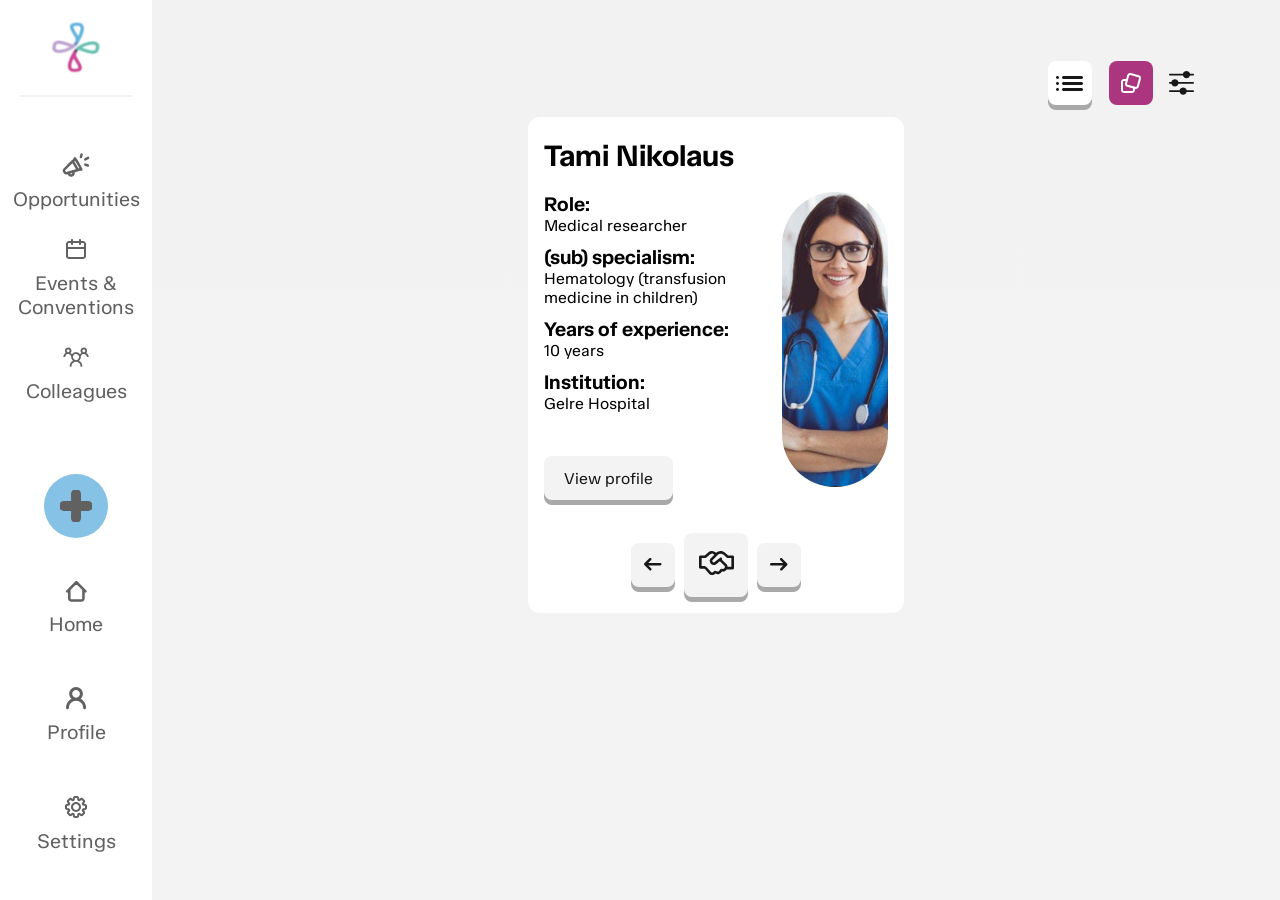
<file: index.html>
<!DOCTYPE html>
<html lang="en">

<head>
    <meta charset="UTF-8">
    <meta name="viewport" content="width=device-width, initial-scale=1.0">
    <script src="script.js" defer></script>
    <title>Pediaconnect - Colleagues</title>
    <link rel="stylesheet" href="styles.css">
</head>

<body>
    <header>
        <a title="home" href="#">
            <svg width="41.6" height="44" viewBox="0 0 41.6 44" fill="none" xmlns="http://www.w3.org/2000/svg"
                xmlns:xlink="http://www.w3.org/1999/xlink">
                <rect width="41.6" height="44" fill="url(#pattern0_7617_3162)" />
                <defs>
                    <pattern id="pattern0_7617_3162" patternContentUnits="objectBoundingBox" width="1" height="1">
                        <use xlink:href="#image0_7617_3162"
                            transform="matrix(0.00124484 0 0 0.00107441 -0.589655 -0.488095)" />
                    </pattern>
                    <image id="image0_7617_3162" width="1795" height="1758" preserveAspectRatio="none"
                        xlink:href="[data-uri]" />
                </defs>
            </svg>
        </a>
        <h1>Colleagues</h1>
        <button title="navigation menu">
            <svg width="16.76" height="15" viewBox="0 0 16.76 15" fill="none" xmlns="http://www.w3.org/2000/svg">
                <path
                    d="M15.4412 12.3529C15.7811 12.3531 16.1079 12.484 16.3539 12.7186C16.5999 12.9532 16.7462 13.2734 16.7625 13.6129C16.7789 13.9524 16.6639 14.2851 16.4416 14.5422C16.2193 14.7993 15.9065 14.961 15.5682 14.9938L15.4412 15H1.32353C0.983632 14.9998 0.656828 14.8689 0.410835 14.6343C0.164842 14.3998 0.0185188 14.0796 0.00218448 13.7401C-0.0141499 13.4006 0.100757 13.0678 0.323096 12.8107C0.545434 12.5536 0.85816 12.3919 1.19647 12.3591L1.32353 12.3529H15.4412ZM15.4412 6.17647C15.7922 6.17647 16.1288 6.31591 16.3771 6.56412C16.6253 6.81233 16.7647 7.14898 16.7647 7.5C16.7647 7.85102 16.6253 8.18767 16.3771 8.43588C16.1288 8.68409 15.7922 8.82353 15.4412 8.82353H1.32353C0.972508 8.82353 0.635863 8.68409 0.387653 8.43588C0.139443 8.18767 0 7.85102 0 7.5C0 7.14898 0.139443 6.81233 0.387653 6.56412C0.635863 6.31591 0.972508 6.17647 1.32353 6.17647H15.4412ZM15.4412 0C15.7922 0 16.1288 0.139443 16.3771 0.387653C16.6253 0.635863 16.7647 0.972508 16.7647 1.32353C16.7647 1.67455 16.6253 2.0112 16.3771 2.25941C16.1288 2.50762 15.7922 2.64706 15.4412 2.64706H1.32353C0.972508 2.64706 0.635863 2.50762 0.387653 2.25941C0.139443 2.0112 0 1.67455 0 1.32353C0 0.972508 0.139443 0.635863 0.387653 0.387653C0.635863 0.139443 0.972508 0 1.32353 0H15.4412Z"
                    fill="#322F2F" />
            </svg>

        </button>
        <nav>
            <button title="close navigation menu">
                <svg width="44" height="44" viewBox="0 0 44 44" fill="none" xmlns="http://www.w3.org/2000/svg">
                    <path d="M29.5 14.5L14.5 29.5M14.5 14.5L29.5 29.5" stroke="#616161" stroke-width="4.125"
                        stroke-linecap="round" stroke-linejoin="round" />
                </svg>
            </button>
            <a title="opportunities" href="/opportunities.html">
                <span>Opportunities</span>
                <svg width="44" height="44" viewBox="0 0 44 44" fill="none" xmlns="http://www.w3.org/2000/svg">
                    <path
                        d="M34.0664 14.876L31.3164 16.376M31.3164 21.5967L33.8145 22.4717M27.5664 11.4717L26.9336 13.9717M21.1834 16.0654C16.7739 19.9144 12.0264 24.7554 10.3399 26.5004C9.94489 26.9089 9.81889 27.5044 10.0464 28.0244C10.1704 28.3069 10.3169 28.6154 10.4684 28.8779C10.6199 29.1404 10.8139 29.4214 10.9969 29.6699C11.3329 30.1274 11.9119 30.3154 12.4629 30.1779C14.8174 29.5894 21.3839 27.8989 26.9219 26.0049"
                        stroke="#616161" stroke-width="2.5" stroke-linecap="round" stroke-linejoin="round" />
                    <path
                        d="M18.5832 18.4479C18.5832 18.4479 19.6287 19.4939 21.4012 22.5639C23.1737 25.6339 23.5567 27.0624 23.5567 27.0624M19.1252 28.5299L19.4222 29.6389C19.5002 29.9301 19.5201 30.2338 19.4808 30.5327C19.4414 30.8316 19.3435 31.1198 19.1928 31.3809C19.042 31.6419 18.8413 31.8707 18.6021 32.0543C18.3629 32.2378 18.0899 32.3724 17.7987 32.4504C17.5075 32.5284 17.2038 32.5483 16.9049 32.5089C16.606 32.4695 16.3178 32.3717 16.0567 32.2209C15.7957 32.0701 15.5669 31.8694 15.3833 31.6303C15.1998 31.3911 15.0652 31.1181 14.9872 30.8269L14.7402 29.9029M20.8002 15.4014C20.8002 15.4014 21.9987 16.7119 24.3832 20.8424C26.7677 24.9729 27.3037 26.6659 27.3037 26.6659"
                        stroke="#616161" stroke-width="2.5" stroke-linecap="round" stroke-linejoin="round" />
                </svg>
            </a>
            <a title="Events & Conventions" href="/events-and-conventions.html">
                <span>Events & Conventions</span>
                <svg width="44" height="44" viewBox="0 0 44 44" fill="none" xmlns="http://www.w3.org/2000/svg">
                    <path
                        d="M29 14H27V13C27 12.7348 26.8946 12.4804 26.7071 12.2929C26.5196 12.1054 26.2652 12 26 12C25.7348 12 25.4804 12.1054 25.2929 12.2929C25.1054 12.4804 25 12.7348 25 13V14H19V13C19 12.7348 18.8946 12.4804 18.7071 12.2929C18.5196 12.1054 18.2652 12 18 12C17.7348 12 17.4804 12.1054 17.2929 12.2929C17.1054 12.4804 17 12.7348 17 13V14H15C14.2044 14 13.4413 14.3161 12.8787 14.8787C12.3161 15.4413 12 16.2044 12 17V29C12 29.7957 12.3161 30.5587 12.8787 31.1213C13.4413 31.6839 14.2044 32 15 32H29C29.7957 32 30.5587 31.6839 31.1213 31.1213C31.6839 30.5587 32 29.7957 32 29V17C32 16.2044 31.6839 15.4413 31.1213 14.8787C30.5587 14.3161 29.7957 14 29 14ZM30 29C30 29.2652 29.8946 29.5196 29.7071 29.7071C29.5196 29.8946 29.2652 30 29 30H15C14.7348 30 14.4804 29.8946 14.2929 29.7071C14.1054 29.5196 14 29.2652 14 29V22H30V29ZM30 20H14V17C14 16.7348 14.1054 16.4804 14.2929 16.2929C14.4804 16.1054 14.7348 16 15 16H17V17C17 17.2652 17.1054 17.5196 17.2929 17.7071C17.4804 17.8946 17.7348 18 18 18C18.2652 18 18.5196 17.8946 18.7071 17.7071C18.8946 17.5196 19 17.2652 19 17V16H25V17C25 17.2652 25.1054 17.5196 25.2929 17.7071C25.4804 17.8946 25.7348 18 26 18C26.2652 18 26.5196 17.8946 26.7071 17.7071C26.8946 17.5196 27 17.2652 27 17V16H29C29.2652 16 29.5196 16.1054 29.7071 16.2929C29.8946 16.4804 30 16.7348 30 17V20Z"
                        fill="#616161" />
                </svg>

            </a>
            <a title="Colleagues" href="/colleagues.html">
                <span>Colleagues</span>
                <svg width="44" height="44" viewBox="0 0 44 44" fill="none" xmlns="http://www.w3.org/2000/svg">
                    <mask id="path-2-outside-1_7617_6962" maskUnits="userSpaceOnUse" x="8.5" y="11.625" width="27"
                        height="21" fill="black">
                        <rect fill="white" x="8.5" y="11.625" width="27" height="21" />
                        <path
                            d="M32.083 17.8984C32.4492 18.1019 32.7829 18.3501 33.084 18.6431C33.3851 18.936 33.6374 19.2616 33.8408 19.6196C34.0443 19.9777 34.207 20.3561 34.3291 20.7549C34.4512 21.1536 34.5081 21.5687 34.5 22H32.9375C32.9375 21.5768 32.8561 21.174 32.6934 20.7915C32.5306 20.409 32.3068 20.0794 32.022 19.8027C31.7371 19.526 31.4035 19.3022 31.021 19.1313C30.6385 18.9604 30.2357 18.875 29.8125 18.875C29.3812 18.875 28.9784 18.9564 28.604 19.1191C28.2297 19.2819 27.9001 19.5057 27.6152 19.7905C27.3304 20.0754 27.1066 20.409 26.9438 20.7915C26.7811 21.174 26.6956 21.5768 26.6875 22C26.6875 22.7406 26.5207 23.4445 26.187 24.1118C25.8534 24.7791 25.3854 25.3325 24.7832 25.772C25.3122 26.0405 25.7882 26.3701 26.2114 26.7607C26.6346 27.1514 27.0008 27.5908 27.3101 28.0791C27.6193 28.5674 27.8512 29.0882 28.0059 29.6416C28.1605 30.195 28.2419 30.7728 28.25 31.375H26.6875C26.6875 30.7321 26.5654 30.1258 26.3213 29.5562C26.0771 28.9865 25.7394 28.4901 25.3081 28.0669C24.8768 27.6437 24.3804 27.3101 23.8188 27.0659C23.2573 26.8218 22.651 26.6956 22 26.6875C21.3571 26.6875 20.7508 26.8096 20.1812 27.0537C19.6115 27.2979 19.1151 27.6356 18.6919 28.0669C18.2687 28.4982 17.9351 28.9946 17.6909 29.5562C17.4468 30.1177 17.3206 30.724 17.3125 31.375H15.75C15.75 30.7809 15.8314 30.2072 15.9941 29.6538C16.1569 29.1004 16.3888 28.5796 16.6899 28.0913C16.991 27.603 17.3532 27.1636 17.7764 26.7729C18.1995 26.3823 18.6797 26.0487 19.2168 25.772C18.6227 25.3325 18.1589 24.7791 17.8252 24.1118C17.4915 23.4445 17.3206 22.7406 17.3125 22C17.3125 21.5768 17.2311 21.174 17.0684 20.7915C16.9056 20.409 16.6818 20.0794 16.397 19.8027C16.1121 19.526 15.7785 19.3022 15.396 19.1313C15.0135 18.9604 14.6107 18.875 14.1875 18.875C13.7562 18.875 13.3534 18.9564 12.979 19.1191C12.6047 19.2819 12.2751 19.5057 11.9902 19.7905C11.7054 20.0754 11.4816 20.409 11.3188 20.7915C11.1561 21.174 11.0706 21.5768 11.0625 22H9.5C9.5 21.5768 9.55697 21.1659 9.6709 20.7671C9.78483 20.3683 9.94352 19.9899 10.147 19.6318C10.3504 19.2738 10.6068 18.9482 10.916 18.6553C11.2253 18.3623 11.5589 18.11 11.917 17.8984C11.6484 17.6136 11.4409 17.284 11.2944 16.9097C11.1479 16.5353 11.0706 16.1488 11.0625 15.75C11.0625 15.3268 11.1439 14.924 11.3066 14.5415C11.4694 14.159 11.6932 13.8294 11.978 13.5527C12.2629 13.276 12.5924 13.0522 12.9668 12.8813C13.3411 12.7104 13.748 12.625 14.1875 12.625C14.6107 12.625 15.0135 12.7064 15.396 12.8691C15.7785 13.0319 16.1081 13.2557 16.3848 13.5405C16.6615 13.8254 16.8853 14.159 17.0562 14.5415C17.2271 14.924 17.3125 15.3268 17.3125 15.75C17.3125 16.1488 17.2393 16.5353 17.0928 16.9097C16.9463 17.284 16.7347 17.6136 16.458 17.8984C17.1253 18.2646 17.6706 18.7692 18.0938 19.4121C18.5332 18.7611 19.0947 18.2484 19.7783 17.874C20.4619 17.4997 21.2025 17.3125 22 17.3125C22.7894 17.3125 23.5259 17.4997 24.2095 17.874C24.8931 18.2484 25.4587 18.7611 25.9062 19.4121C26.3294 18.7692 26.8747 18.2646 27.542 17.8984C27.2734 17.6136 27.0659 17.284 26.9194 16.9097C26.7729 16.5353 26.6956 16.1488 26.6875 15.75C26.6875 15.3268 26.7689 14.924 26.9316 14.5415C27.0944 14.159 27.3182 13.8294 27.603 13.5527C27.8879 13.276 28.2174 13.0522 28.5918 12.8813C28.9661 12.7104 29.373 12.625 29.8125 12.625C30.2357 12.625 30.6385 12.7064 31.021 12.8691C31.4035 13.0319 31.7331 13.2557 32.0098 13.5405C32.2865 13.8254 32.5103 14.159 32.6812 14.5415C32.8521 14.924 32.9375 15.3268 32.9375 15.75C32.9375 16.1488 32.8643 16.5353 32.7178 16.9097C32.5713 17.284 32.3597 17.6136 32.083 17.8984ZM12.625 15.75C12.625 15.9697 12.6657 16.1732 12.7471 16.3604C12.8285 16.5475 12.9383 16.7103 13.0767 16.8486C13.215 16.987 13.3818 17.1009 13.5771 17.1904C13.7725 17.2799 13.9759 17.3206 14.1875 17.3125C14.4072 17.3125 14.6107 17.2718 14.7979 17.1904C14.985 17.109 15.1478 16.9992 15.2861 16.8608C15.4245 16.7225 15.5384 16.5557 15.6279 16.3604C15.7174 16.165 15.7581 15.9616 15.75 15.75C15.75 15.5303 15.7093 15.3268 15.6279 15.1396C15.5465 14.9525 15.4367 14.7897 15.2983 14.6514C15.16 14.513 14.9932 14.3991 14.7979 14.3096C14.6025 14.2201 14.3991 14.1794 14.1875 14.1875C13.9678 14.1875 13.7643 14.2282 13.5771 14.3096C13.39 14.391 13.2272 14.5008 13.0889 14.6392C12.9505 14.7775 12.8366 14.9443 12.7471 15.1396C12.6576 15.335 12.6169 15.5384 12.625 15.75ZM22 25.125C22.4232 25.125 22.826 25.0436 23.2085 24.8809C23.591 24.7181 23.9206 24.4943 24.1973 24.2095C24.474 23.9246 24.6978 23.5951 24.8687 23.2207C25.0396 22.8464 25.125 22.4395 25.125 22C25.125 21.5768 25.0436 21.174 24.8809 20.7915C24.7181 20.409 24.4943 20.0794 24.2095 19.8027C23.9246 19.526 23.591 19.3022 23.2085 19.1313C22.826 18.9604 22.4232 18.875 22 18.875C21.5687 18.875 21.1659 18.9564 20.7915 19.1191C20.4172 19.2819 20.0876 19.5057 19.8027 19.7905C19.5179 20.0754 19.2941 20.409 19.1313 20.7915C18.9686 21.174 18.8831 21.5768 18.875 22C18.875 22.4313 18.9564 22.8341 19.1191 23.2085C19.2819 23.5828 19.5057 23.9124 19.7905 24.1973C20.0754 24.4821 20.4049 24.7059 20.7793 24.8687C21.1536 25.0314 21.5605 25.1169 22 25.125ZM28.25 15.75C28.25 15.9697 28.2907 16.1732 28.3721 16.3604C28.4535 16.5475 28.5633 16.7103 28.7017 16.8486C28.84 16.987 29.0068 17.1009 29.2021 17.1904C29.3975 17.2799 29.6009 17.3206 29.8125 17.3125C30.0322 17.3125 30.2357 17.2718 30.4229 17.1904C30.61 17.109 30.7728 16.9992 30.9111 16.8608C31.0495 16.7225 31.1634 16.5557 31.2529 16.3604C31.3424 16.165 31.3831 15.9616 31.375 15.75C31.375 15.5303 31.3343 15.3268 31.2529 15.1396C31.1715 14.9525 31.0617 14.7897 30.9233 14.6514C30.785 14.513 30.6182 14.3991 30.4229 14.3096C30.2275 14.2201 30.0241 14.1794 29.8125 14.1875C29.5928 14.1875 29.3893 14.2282 29.2021 14.3096C29.015 14.391 28.8522 14.5008 28.7139 14.6392C28.5755 14.7775 28.4616 14.9443 28.3721 15.1396C28.2826 15.335 28.2419 15.5384 28.25 15.75Z" />
                    </mask>
                    <path
                        d="M32.083 17.8984C32.4492 18.1019 32.7829 18.3501 33.084 18.6431C33.3851 18.936 33.6374 19.2616 33.8408 19.6196C34.0443 19.9777 34.207 20.3561 34.3291 20.7549C34.4512 21.1536 34.5081 21.5687 34.5 22H32.9375C32.9375 21.5768 32.8561 21.174 32.6934 20.7915C32.5306 20.409 32.3068 20.0794 32.022 19.8027C31.7371 19.526 31.4035 19.3022 31.021 19.1313C30.6385 18.9604 30.2357 18.875 29.8125 18.875C29.3812 18.875 28.9784 18.9564 28.604 19.1191C28.2297 19.2819 27.9001 19.5057 27.6152 19.7905C27.3304 20.0754 27.1066 20.409 26.9438 20.7915C26.7811 21.174 26.6956 21.5768 26.6875 22C26.6875 22.7406 26.5207 23.4445 26.187 24.1118C25.8534 24.7791 25.3854 25.3325 24.7832 25.772C25.3122 26.0405 25.7882 26.3701 26.2114 26.7607C26.6346 27.1514 27.0008 27.5908 27.3101 28.0791C27.6193 28.5674 27.8512 29.0882 28.0059 29.6416C28.1605 30.195 28.2419 30.7728 28.25 31.375H26.6875C26.6875 30.7321 26.5654 30.1258 26.3213 29.5562C26.0771 28.9865 25.7394 28.4901 25.3081 28.0669C24.8768 27.6437 24.3804 27.3101 23.8188 27.0659C23.2573 26.8218 22.651 26.6956 22 26.6875C21.3571 26.6875 20.7508 26.8096 20.1812 27.0537C19.6115 27.2979 19.1151 27.6356 18.6919 28.0669C18.2687 28.4982 17.9351 28.9946 17.6909 29.5562C17.4468 30.1177 17.3206 30.724 17.3125 31.375H15.75C15.75 30.7809 15.8314 30.2072 15.9941 29.6538C16.1569 29.1004 16.3888 28.5796 16.6899 28.0913C16.991 27.603 17.3532 27.1636 17.7764 26.7729C18.1995 26.3823 18.6797 26.0487 19.2168 25.772C18.6227 25.3325 18.1589 24.7791 17.8252 24.1118C17.4915 23.4445 17.3206 22.7406 17.3125 22C17.3125 21.5768 17.2311 21.174 17.0684 20.7915C16.9056 20.409 16.6818 20.0794 16.397 19.8027C16.1121 19.526 15.7785 19.3022 15.396 19.1313C15.0135 18.9604 14.6107 18.875 14.1875 18.875C13.7562 18.875 13.3534 18.9564 12.979 19.1191C12.6047 19.2819 12.2751 19.5057 11.9902 19.7905C11.7054 20.0754 11.4816 20.409 11.3188 20.7915C11.1561 21.174 11.0706 21.5768 11.0625 22H9.5C9.5 21.5768 9.55697 21.1659 9.6709 20.7671C9.78483 20.3683 9.94352 19.9899 10.147 19.6318C10.3504 19.2738 10.6068 18.9482 10.916 18.6553C11.2253 18.3623 11.5589 18.11 11.917 17.8984C11.6484 17.6136 11.4409 17.284 11.2944 16.9097C11.1479 16.5353 11.0706 16.1488 11.0625 15.75C11.0625 15.3268 11.1439 14.924 11.3066 14.5415C11.4694 14.159 11.6932 13.8294 11.978 13.5527C12.2629 13.276 12.5924 13.0522 12.9668 12.8813C13.3411 12.7104 13.748 12.625 14.1875 12.625C14.6107 12.625 15.0135 12.7064 15.396 12.8691C15.7785 13.0319 16.1081 13.2557 16.3848 13.5405C16.6615 13.8254 16.8853 14.159 17.0562 14.5415C17.2271 14.924 17.3125 15.3268 17.3125 15.75C17.3125 16.1488 17.2393 16.5353 17.0928 16.9097C16.9463 17.284 16.7347 17.6136 16.458 17.8984C17.1253 18.2646 17.6706 18.7692 18.0938 19.4121C18.5332 18.7611 19.0947 18.2484 19.7783 17.874C20.4619 17.4997 21.2025 17.3125 22 17.3125C22.7894 17.3125 23.5259 17.4997 24.2095 17.874C24.8931 18.2484 25.4587 18.7611 25.9062 19.4121C26.3294 18.7692 26.8747 18.2646 27.542 17.8984C27.2734 17.6136 27.0659 17.284 26.9194 16.9097C26.7729 16.5353 26.6956 16.1488 26.6875 15.75C26.6875 15.3268 26.7689 14.924 26.9316 14.5415C27.0944 14.159 27.3182 13.8294 27.603 13.5527C27.8879 13.276 28.2174 13.0522 28.5918 12.8813C28.9661 12.7104 29.373 12.625 29.8125 12.625C30.2357 12.625 30.6385 12.7064 31.021 12.8691C31.4035 13.0319 31.7331 13.2557 32.0098 13.5405C32.2865 13.8254 32.5103 14.159 32.6812 14.5415C32.8521 14.924 32.9375 15.3268 32.9375 15.75C32.9375 16.1488 32.8643 16.5353 32.7178 16.9097C32.5713 17.284 32.3597 17.6136 32.083 17.8984ZM12.625 15.75C12.625 15.9697 12.6657 16.1732 12.7471 16.3604C12.8285 16.5475 12.9383 16.7103 13.0767 16.8486C13.215 16.987 13.3818 17.1009 13.5771 17.1904C13.7725 17.2799 13.9759 17.3206 14.1875 17.3125C14.4072 17.3125 14.6107 17.2718 14.7979 17.1904C14.985 17.109 15.1478 16.9992 15.2861 16.8608C15.4245 16.7225 15.5384 16.5557 15.6279 16.3604C15.7174 16.165 15.7581 15.9616 15.75 15.75C15.75 15.5303 15.7093 15.3268 15.6279 15.1396C15.5465 14.9525 15.4367 14.7897 15.2983 14.6514C15.16 14.513 14.9932 14.3991 14.7979 14.3096C14.6025 14.2201 14.3991 14.1794 14.1875 14.1875C13.9678 14.1875 13.7643 14.2282 13.5771 14.3096C13.39 14.391 13.2272 14.5008 13.0889 14.6392C12.9505 14.7775 12.8366 14.9443 12.7471 15.1396C12.6576 15.335 12.6169 15.5384 12.625 15.75ZM22 25.125C22.4232 25.125 22.826 25.0436 23.2085 24.8809C23.591 24.7181 23.9206 24.4943 24.1973 24.2095C24.474 23.9246 24.6978 23.5951 24.8687 23.2207C25.0396 22.8464 25.125 22.4395 25.125 22C25.125 21.5768 25.0436 21.174 24.8809 20.7915C24.7181 20.409 24.4943 20.0794 24.2095 19.8027C23.9246 19.526 23.591 19.3022 23.2085 19.1313C22.826 18.9604 22.4232 18.875 22 18.875C21.5687 18.875 21.1659 18.9564 20.7915 19.1191C20.4172 19.2819 20.0876 19.5057 19.8027 19.7905C19.5179 20.0754 19.2941 20.409 19.1313 20.7915C18.9686 21.174 18.8831 21.5768 18.875 22C18.875 22.4313 18.9564 22.8341 19.1191 23.2085C19.2819 23.5828 19.5057 23.9124 19.7905 24.1973C20.0754 24.4821 20.4049 24.7059 20.7793 24.8687C21.1536 25.0314 21.5605 25.1169 22 25.125ZM28.25 15.75C28.25 15.9697 28.2907 16.1732 28.3721 16.3604C28.4535 16.5475 28.5633 16.7103 28.7017 16.8486C28.84 16.987 29.0068 17.1009 29.2021 17.1904C29.3975 17.2799 29.6009 17.3206 29.8125 17.3125C30.0322 17.3125 30.2357 17.2718 30.4229 17.1904C30.61 17.109 30.7728 16.9992 30.9111 16.8608C31.0495 16.7225 31.1634 16.5557 31.2529 16.3604C31.3424 16.165 31.3831 15.9616 31.375 15.75C31.375 15.5303 31.3343 15.3268 31.2529 15.1396C31.1715 14.9525 31.0617 14.7897 30.9233 14.6514C30.785 14.513 30.6182 14.3991 30.4229 14.3096C30.2275 14.2201 30.0241 14.1794 29.8125 14.1875C29.5928 14.1875 29.3893 14.2282 29.2021 14.3096C29.015 14.391 28.8522 14.5008 28.7139 14.6392C28.5755 14.7775 28.4616 14.9443 28.3721 15.1396C28.2826 15.335 28.2419 15.5384 28.25 15.75Z"
                        fill="#616161" />
                    <path
                        d="M32.083 17.8984C32.4492 18.1019 32.7829 18.3501 33.084 18.6431C33.3851 18.936 33.6374 19.2616 33.8408 19.6196C34.0443 19.9777 34.207 20.3561 34.3291 20.7549C34.4512 21.1536 34.5081 21.5687 34.5 22H32.9375C32.9375 21.5768 32.8561 21.174 32.6934 20.7915C32.5306 20.409 32.3068 20.0794 32.022 19.8027C31.7371 19.526 31.4035 19.3022 31.021 19.1313C30.6385 18.9604 30.2357 18.875 29.8125 18.875C29.3812 18.875 28.9784 18.9564 28.604 19.1191C28.2297 19.2819 27.9001 19.5057 27.6152 19.7905C27.3304 20.0754 27.1066 20.409 26.9438 20.7915C26.7811 21.174 26.6956 21.5768 26.6875 22C26.6875 22.7406 26.5207 23.4445 26.187 24.1118C25.8534 24.7791 25.3854 25.3325 24.7832 25.772C25.3122 26.0405 25.7882 26.3701 26.2114 26.7607C26.6346 27.1514 27.0008 27.5908 27.3101 28.0791C27.6193 28.5674 27.8512 29.0882 28.0059 29.6416C28.1605 30.195 28.2419 30.7728 28.25 31.375H26.6875C26.6875 30.7321 26.5654 30.1258 26.3213 29.5562C26.0771 28.9865 25.7394 28.4901 25.3081 28.0669C24.8768 27.6437 24.3804 27.3101 23.8188 27.0659C23.2573 26.8218 22.651 26.6956 22 26.6875C21.3571 26.6875 20.7508 26.8096 20.1812 27.0537C19.6115 27.2979 19.1151 27.6356 18.6919 28.0669C18.2687 28.4982 17.9351 28.9946 17.6909 29.5562C17.4468 30.1177 17.3206 30.724 17.3125 31.375H15.75C15.75 30.7809 15.8314 30.2072 15.9941 29.6538C16.1569 29.1004 16.3888 28.5796 16.6899 28.0913C16.991 27.603 17.3532 27.1636 17.7764 26.7729C18.1995 26.3823 18.6797 26.0487 19.2168 25.772C18.6227 25.3325 18.1589 24.7791 17.8252 24.1118C17.4915 23.4445 17.3206 22.7406 17.3125 22C17.3125 21.5768 17.2311 21.174 17.0684 20.7915C16.9056 20.409 16.6818 20.0794 16.397 19.8027C16.1121 19.526 15.7785 19.3022 15.396 19.1313C15.0135 18.9604 14.6107 18.875 14.1875 18.875C13.7562 18.875 13.3534 18.9564 12.979 19.1191C12.6047 19.2819 12.2751 19.5057 11.9902 19.7905C11.7054 20.0754 11.4816 20.409 11.3188 20.7915C11.1561 21.174 11.0706 21.5768 11.0625 22H9.5C9.5 21.5768 9.55697 21.1659 9.6709 20.7671C9.78483 20.3683 9.94352 19.9899 10.147 19.6318C10.3504 19.2738 10.6068 18.9482 10.916 18.6553C11.2253 18.3623 11.5589 18.11 11.917 17.8984C11.6484 17.6136 11.4409 17.284 11.2944 16.9097C11.1479 16.5353 11.0706 16.1488 11.0625 15.75C11.0625 15.3268 11.1439 14.924 11.3066 14.5415C11.4694 14.159 11.6932 13.8294 11.978 13.5527C12.2629 13.276 12.5924 13.0522 12.9668 12.8813C13.3411 12.7104 13.748 12.625 14.1875 12.625C14.6107 12.625 15.0135 12.7064 15.396 12.8691C15.7785 13.0319 16.1081 13.2557 16.3848 13.5405C16.6615 13.8254 16.8853 14.159 17.0562 14.5415C17.2271 14.924 17.3125 15.3268 17.3125 15.75C17.3125 16.1488 17.2393 16.5353 17.0928 16.9097C16.9463 17.284 16.7347 17.6136 16.458 17.8984C17.1253 18.2646 17.6706 18.7692 18.0938 19.4121C18.5332 18.7611 19.0947 18.2484 19.7783 17.874C20.4619 17.4997 21.2025 17.3125 22 17.3125C22.7894 17.3125 23.5259 17.4997 24.2095 17.874C24.8931 18.2484 25.4587 18.7611 25.9062 19.4121C26.3294 18.7692 26.8747 18.2646 27.542 17.8984C27.2734 17.6136 27.0659 17.284 26.9194 16.9097C26.7729 16.5353 26.6956 16.1488 26.6875 15.75C26.6875 15.3268 26.7689 14.924 26.9316 14.5415C27.0944 14.159 27.3182 13.8294 27.603 13.5527C27.8879 13.276 28.2174 13.0522 28.5918 12.8813C28.9661 12.7104 29.373 12.625 29.8125 12.625C30.2357 12.625 30.6385 12.7064 31.021 12.8691C31.4035 13.0319 31.7331 13.2557 32.0098 13.5405C32.2865 13.8254 32.5103 14.159 32.6812 14.5415C32.8521 14.924 32.9375 15.3268 32.9375 15.75C32.9375 16.1488 32.8643 16.5353 32.7178 16.9097C32.5713 17.284 32.3597 17.6136 32.083 17.8984ZM12.625 15.75C12.625 15.9697 12.6657 16.1732 12.7471 16.3604C12.8285 16.5475 12.9383 16.7103 13.0767 16.8486C13.215 16.987 13.3818 17.1009 13.5771 17.1904C13.7725 17.2799 13.9759 17.3206 14.1875 17.3125C14.4072 17.3125 14.6107 17.2718 14.7979 17.1904C14.985 17.109 15.1478 16.9992 15.2861 16.8608C15.4245 16.7225 15.5384 16.5557 15.6279 16.3604C15.7174 16.165 15.7581 15.9616 15.75 15.75C15.75 15.5303 15.7093 15.3268 15.6279 15.1396C15.5465 14.9525 15.4367 14.7897 15.2983 14.6514C15.16 14.513 14.9932 14.3991 14.7979 14.3096C14.6025 14.2201 14.3991 14.1794 14.1875 14.1875C13.9678 14.1875 13.7643 14.2282 13.5771 14.3096C13.39 14.391 13.2272 14.5008 13.0889 14.6392C12.9505 14.7775 12.8366 14.9443 12.7471 15.1396C12.6576 15.335 12.6169 15.5384 12.625 15.75ZM22 25.125C22.4232 25.125 22.826 25.0436 23.2085 24.8809C23.591 24.7181 23.9206 24.4943 24.1973 24.2095C24.474 23.9246 24.6978 23.5951 24.8687 23.2207C25.0396 22.8464 25.125 22.4395 25.125 22C25.125 21.5768 25.0436 21.174 24.8809 20.7915C24.7181 20.409 24.4943 20.0794 24.2095 19.8027C23.9246 19.526 23.591 19.3022 23.2085 19.1313C22.826 18.9604 22.4232 18.875 22 18.875C21.5687 18.875 21.1659 18.9564 20.7915 19.1191C20.4172 19.2819 20.0876 19.5057 19.8027 19.7905C19.5179 20.0754 19.2941 20.409 19.1313 20.7915C18.9686 21.174 18.8831 21.5768 18.875 22C18.875 22.4313 18.9564 22.8341 19.1191 23.2085C19.2819 23.5828 19.5057 23.9124 19.7905 24.1973C20.0754 24.4821 20.4049 24.7059 20.7793 24.8687C21.1536 25.0314 21.5605 25.1169 22 25.125ZM28.25 15.75C28.25 15.9697 28.2907 16.1732 28.3721 16.3604C28.4535 16.5475 28.5633 16.7103 28.7017 16.8486C28.84 16.987 29.0068 17.1009 29.2021 17.1904C29.3975 17.2799 29.6009 17.3206 29.8125 17.3125C30.0322 17.3125 30.2357 17.2718 30.4229 17.1904C30.61 17.109 30.7728 16.9992 30.9111 16.8608C31.0495 16.7225 31.1634 16.5557 31.2529 16.3604C31.3424 16.165 31.3831 15.9616 31.375 15.75C31.375 15.5303 31.3343 15.3268 31.2529 15.1396C31.1715 14.9525 31.0617 14.7897 30.9233 14.6514C30.785 14.513 30.6182 14.3991 30.4229 14.3096C30.2275 14.2201 30.0241 14.1794 29.8125 14.1875C29.5928 14.1875 29.3893 14.2282 29.2021 14.3096C29.015 14.391 28.8522 14.5008 28.7139 14.6392C28.5755 14.7775 28.4616 14.9443 28.3721 15.1396C28.2826 15.335 28.2419 15.5384 28.25 15.75Z"
                        stroke="#616161" stroke-linejoin="round" mask="url(#path-2-outside-1_7617_6962)" />
                </svg>
            </a>
        </nav>
    </header>
    <main class="list-view">
        <menu>
            <li>
                <button title="list view">
                    <svg width="27" height="15" viewBox="0 0 27 15" fill="none" xmlns="http://www.w3.org/2000/svg">
                        <path fill-rule="evenodd" clip-rule="evenodd"
                            d="M1.50001 12C1.92288 12 2.27939 12.1438 2.56934 12.4316C2.85934 12.7196 3.00301 13.076 3.00001 13.5C2.997 13.9239 2.8532 14.2804 2.56836 14.5693C2.28337 14.8583 1.927 15.002 1.50001 15C1.07501 15 0.718643 14.8564 0.431646 14.5684C0.14465 14.2804 0.00100924 13.924 5.18501e-06 13.5C-0.000994798 13.076 0.142655 12.7196 0.431646 12.4316C0.720644 12.1436 1.07701 12 1.50001 12ZM25.5 12C26.3284 12 27 12.6716 27 13.5C27 14.3284 26.3284 15 25.5 15H7.50001C6.67159 15 6.00002 14.3284 6.00001 13.5C6.00001 12.6716 6.67158 12 7.50001 12H25.5ZM1.50001 6C1.92288 6 2.27939 6.14381 2.56934 6.43164C2.85934 6.71964 3.00301 7.076 3.00001 7.5C2.997 7.92387 2.8532 8.28038 2.56836 8.56934C2.28337 8.85834 1.927 9.002 1.50001 9C1.07501 9 0.718643 8.85636 0.431646 8.56836C0.144648 8.28036 0.00100742 7.924 5.18501e-06 7.5C-0.000994803 7.07601 0.142653 6.71964 0.431646 6.43164C0.720644 6.14364 1.07701 6 1.50001 6ZM25.5 6C26.3284 6.00001 27 6.67158 27 7.5C27 8.32841 26.3284 8.99999 25.5 9H7.50001C6.67158 9 6.00001 8.32842 6.00001 7.5C6.00001 6.67157 6.67158 6 7.50001 6H25.5ZM1.50001 0C1.92288 0 2.27939 0.143817 2.56934 0.431641C2.85934 0.71964 3.00301 1.076 3.00001 1.5C2.99701 1.92387 2.85319 2.28038 2.56836 2.56934C2.28337 2.85834 1.927 3.002 1.50001 3C1.07501 3 0.718644 2.85636 0.431646 2.56836C0.144648 2.28036 0.00100563 1.924 5.18501e-06 1.5C-0.000994807 1.076 0.14265 0.719639 0.431646 0.431641C0.720644 0.143643 1.07701 1.7856e-06 1.50001 0ZM25.5 0C26.3284 1.18036e-05 27 0.671582 27 1.5C27 2.32842 26.3284 2.99999 25.5 3H7.50001C6.67158 3 6.00001 2.32842 6.00001 1.5C6.00001 0.671574 6.67158 0 7.50001 0H25.5Z"
                            fill="white" />
                    </svg>
                </button>
            </li>
            <li>
                <button title="matching view" class="active">
                    <svg width="20" height="20" viewBox="0 0 20 20" fill="none" xmlns="http://www.w3.org/2000/svg">
                        <path
                            d="M13 14.571V16.991C12.9995 17.5236 12.7876 18.0342 12.4109 18.4107C12.0343 18.7871 11.5236 18.9988 10.991 18.999H3.01C2.47709 18.999 1.96599 18.7874 1.58907 18.4107C1.21215 18.0339 1.00027 17.5229 1 16.99V9.00902C1 8.47611 1.21163 7.96501 1.58836 7.58809C1.96509 7.21117 2.47609 6.99929 3.009 6.99902H5.963"
                            stroke="#494949" stroke-width="2" stroke-linecap="round" stroke-linejoin="round" />
                        <path
                            d="M7.167 2.51C7.30738 1.98822 7.64903 1.54345 8.11698 1.27329C8.58493 1.00314 9.14094 0.929663 9.663 1.069L17.489 3.166C18.0108 3.30638 18.4555 3.64803 18.7257 4.11598C18.9959 4.58393 19.0693 5.13994 18.93 5.662L16.833 13.488C16.6926 14.0098 16.351 14.4545 15.883 14.7247C15.4151 14.9949 14.8591 15.0683 14.337 14.929L6.51 12.832C5.98822 12.6916 5.54345 12.35 5.27329 11.882C5.00314 11.4141 4.92966 10.8581 5.069 10.336L7.167 2.51Z"
                            stroke="#494949" stroke-width="2" stroke-linecap="round" stroke-linejoin="round" />
                    </svg>
                </button>
            </li>
            <li>
                <button title="filter menu" popovertarget="filter-menu">
                    <svg width="25" height="24" viewBox="0 0 25 24" fill="none" xmlns="http://www.w3.org/2000/svg">
                        <path
                            d="M25.0077 20.17C25.0077 20.4188 24.9089 20.6573 24.7331 20.8332C24.5572 21.009 24.3187 21.1078 24.0699 21.1078H17.693C17.4841 21.8867 17.0241 22.5748 16.3843 23.0657C15.7446 23.5565 14.9607 23.8225 14.1544 23.8225C13.348 23.8225 12.5642 23.5565 11.9244 23.0657C11.2846 22.5748 10.8246 21.8867 10.6158 21.1078H0.93779C0.689072 21.1078 0.450542 21.009 0.274672 20.8332C0.0988024 20.6573 0 20.4188 0 20.17C0 19.9213 0.0988024 19.6828 0.274672 19.5069C0.450542 19.3311 0.689072 19.2323 0.93779 19.2323H10.6158C10.8246 18.4534 11.2846 17.7653 11.9244 17.2744C12.5642 16.7836 13.348 16.5176 14.1544 16.5176C14.9607 16.5176 15.7446 16.7836 16.3843 17.2744C17.0241 17.7653 17.4841 18.4534 17.693 19.2323H24.0699C24.3187 19.2323 24.5572 19.3311 24.7331 19.5069C24.9089 19.6828 25.0077 19.9213 25.0077 20.17ZM25.0077 3.65245C25.0077 3.90116 24.9089 4.13969 24.7331 4.31556C24.5572 4.49143 24.3187 4.59023 24.0699 4.59023H21.0065C20.7976 5.36907 20.3376 6.05724 19.6979 6.54805C19.0581 7.03886 18.2743 7.30489 17.4679 7.30489C16.6615 7.30489 15.8777 7.03886 15.2379 6.54805C14.5982 6.05724 14.1382 5.36907 13.9293 4.59023H0.93779C0.814637 4.59023 0.692691 4.56598 0.578913 4.51885C0.465135 4.47172 0.361754 4.40264 0.274672 4.31556C0.18759 4.22848 0.118513 4.1251 0.0713849 4.01132C0.0242566 3.89754 0 3.7756 0 3.65245C0 3.52929 0.0242566 3.40735 0.0713849 3.29357C0.118513 3.17979 0.18759 3.07641 0.274672 2.98933C0.361754 2.90225 0.465135 2.83317 0.578913 2.78604C0.692691 2.73891 0.814637 2.71466 0.93779 2.71466H13.9293C14.1382 1.93582 14.5982 1.24765 15.2379 0.756838C15.8777 0.266028 16.6615 0 17.4679 0C18.2743 0 19.0581 0.266028 19.6979 0.756838C20.3376 1.24765 20.7976 1.93582 21.0065 2.71466H24.0699C24.1936 2.71297 24.3163 2.73608 24.4308 2.78261C24.5453 2.82915 24.6494 2.89816 24.7368 2.98558C24.8242 3.073 24.8932 3.17705 24.9398 3.29159C24.9863 3.40613 25.0094 3.52883 25.0077 3.65245ZM25.0077 11.905C25.0094 12.0286 24.9863 12.1513 24.9398 12.2659C24.8932 12.3804 24.8242 12.4844 24.7368 12.5719C24.6494 12.6593 24.5453 12.7283 24.4308 12.7748C24.3163 12.8214 24.1936 12.8445 24.0699 12.8428H9.44042C9.23155 13.6216 8.77157 14.3098 8.13179 14.8006C7.49201 15.2914 6.70818 15.5574 5.90182 15.5574C5.09547 15.5574 4.31164 15.2914 3.67186 14.8006C3.03208 14.3098 2.5721 13.6216 2.36323 12.8428H0.93779C0.689072 12.8428 0.450542 12.744 0.274672 12.5681C0.0988024 12.3922 0 12.1537 0 11.905C0 11.6563 0.0988024 11.4177 0.274672 11.2419C0.450542 11.066 0.689072 10.9672 0.93779 10.9672H2.36323C2.5721 10.1884 3.03208 9.5002 3.67186 9.00939C4.31164 8.51858 5.09547 8.25255 5.90182 8.25255C6.70818 8.25255 7.49201 8.51858 8.13179 9.00939C8.77157 9.5002 9.23155 10.1884 9.44042 10.9672H24.0699C24.3187 10.9672 24.5572 11.066 24.7331 11.2419C24.9089 11.4177 25.0077 11.6563 25.0077 11.905Z"
                            fill="#494949" />
                    </svg>
                </button>
                <form popover id="sort-menu" action="http://httpbin.org/post">
                    <p>Sort by:</p>
                    <input type="radio" id="relevancy" name="sort-preference">
                    <label for="relevancy">Relevancy</label>
                    <input type="radio" id="recently-added" name="sort-preference">
                    <label for="recently-added">Recently added</label>
                    <input type="radio" id="distance" name="sort-preference">
                    <label for="distance">Distance</label>
                    <input type="radio" id="a-z" name="sort-preference">
                    <label for="a-z">A-Z</label>
                    <input type="radio" id="z-a" name="sort-preference">
                    <label for="z-a">Z-A</label>
                </form>
            </li>
        </menu>
        <section>
            <h2>Colleague cards</h2>
            <article class="left">
                <button>Card Turn</button>
                <div class="card-front is-turned-away">
                    <svg width="50" height="48" viewBox="0 0 50 48" fill="none" xmlns="http://www.w3.org/2000/svg">
                        <path
                            d="M23.9742 13.3868C25.4995 12.5881 25.9928 11.7161 25.9928 11.1108C25.9928 10.5828 25.6275 9.85476 24.4782 9.12542L25.9075 6.87476C27.4235 7.83476 28.6595 9.27609 28.6595 11.1108C28.6595 13.2054 27.0635 14.7788 25.2115 15.7494C23.2955 16.7521 20.7395 17.3334 17.9928 17.3334C15.2462 17.3334 12.6902 16.7521 10.7742 15.7494C8.92084 14.7788 7.32617 13.2054 7.32617 11.1108C7.32617 9.27609 8.56217 7.83609 10.0782 6.87476L11.5075 9.12542C10.3582 9.85476 9.99284 10.5828 9.99284 11.1121C9.99284 11.7161 10.4862 12.5881 12.0115 13.3868C13.4742 14.1534 15.5862 14.6668 17.9928 14.6668C20.3995 14.6668 22.5128 14.1534 23.9742 13.3868Z"
                            fill="#295048" />
                        <path
                            d="M23.3188 24.724C30.2855 23.08 35.3255 18.304 35.3255 12.6667C35.3255 5.67067 27.5654 0 17.9921 0C8.41878 0 0.658785 5.67067 0.658785 12.6667C0.658785 16.6347 3.15479 20.176 7.06279 22.4987C1.09745 26.048 -1.61988 32.5213 0.994784 37.048C3.63612 41.624 10.7241 42.4773 16.8254 38.9547C22.7361 35.5413 25.5535 29.272 23.3188 24.724ZM28.6748 19.4707C31.3121 17.544 32.6588 15.1067 32.6588 12.6667C32.6588 10.2267 31.3108 7.78933 28.6748 5.86267C26.0414 3.93867 22.2734 2.66667 17.9921 2.66667C13.7121 2.66667 9.94278 3.93867 7.30945 5.86267C4.67212 7.78933 3.32545 10.2267 3.32545 12.6667C3.32545 15.1067 4.67345 17.544 7.30945 19.4707C9.94278 21.3947 13.7108 22.6667 17.9921 22.6667C22.2721 22.6667 26.0414 21.3947 28.6748 19.4707ZM8.59212 24.6933C9.08901 24.408 9.58767 24.1578 10.0881 23.9427C11.5348 24.4853 13.1001 24.884 14.7481 25.112L14.5588 26.7733C15.4188 26.8707 15.8654 27.2 16.0574 27.5333C16.2761 27.912 16.3255 28.5867 15.8015 29.5507C15.2895 30.4893 14.3188 31.4987 12.9708 32.2773C11.6228 33.056 10.2641 33.392 9.19345 33.3653C8.09878 33.3387 7.53745 32.956 7.32012 32.5787C7.12812 32.2453 7.06412 31.6947 7.41078 30.8987L4.96412 29.836C4.40678 31.12 4.26012 32.6133 5.01078 33.912C5.86812 35.3987 7.51878 35.992 9.12812 36.032C10.7628 36.072 12.6014 35.5693 14.3041 34.5867C16.0068 33.604 17.3615 32.2627 18.1441 30.8267C18.9135 29.4133 19.2241 27.6867 18.3668 26.2C18.1819 25.8781 17.95 25.5855 17.6788 25.332L17.9921 25.3333C18.8454 25.3333 19.6823 25.2893 20.5028 25.2013C20.6023 25.3391 20.6943 25.4804 20.7788 25.6253C21.5868 27.0227 21.6695 28.8973 20.7828 30.972C19.8974 33.0453 18.0908 35.1453 15.4921 36.6453C12.8921 38.1467 10.1708 38.66 7.93212 38.392C5.69345 38.1213 4.11078 37.112 3.30412 35.7147C2.49612 34.316 2.41478 32.4413 3.30012 30.368C4.18545 28.2947 5.99345 26.1947 8.59212 24.6933Z"
                            fill-rule="evenodd" clip-rule="evenodd" fill="#295048" />
                        <path
                            d="M41.454 37.8253C41.3273 38.292 40.8433 38.84 39.734 39.168C38.6513 39.488 37.1767 39.5146 35.598 39.0906C34.018 38.668 32.7553 37.9066 31.9767 37.0893C31.1793 36.2506 31.034 35.5346 31.1593 35.0666C31.2687 34.6546 31.6487 34.1906 32.5007 33.8533L31.5233 31.3733C30.174 31.904 28.982 32.888 28.5833 34.3773C28.126 36.0813 28.894 37.7173 30.0447 38.9266C31.214 40.156 32.9327 41.1373 34.9073 41.6666C36.882 42.196 38.862 42.2053 40.4887 41.7253C42.0887 41.2533 43.5727 40.22 44.0287 38.516C44.4287 37.0266 43.8873 35.5786 42.9847 34.444L40.898 36.104C41.4687 36.8213 41.566 37.4133 41.454 37.8253Z"
                            fill="#295048" />
                        <path
                            d="M48.986 40.6094C47.558 45.9401 40.6381 48.7174 33.5301 46.8134C26.4221 44.9094 21.8181 39.0428 23.2461 33.7121C24.6741 28.3814 31.5941 25.6041 38.7021 27.5081C45.8101 29.4121 50.414 35.2788 48.986 40.6094ZM46.41 39.9188C45.962 41.5921 44.6047 43.0628 42.3941 43.9494C40.1821 44.8374 37.2701 45.0561 34.2207 44.2374C31.1687 43.4201 28.7554 41.7761 27.2847 39.9014C25.8127 38.0268 25.3727 36.0748 25.8221 34.4028C26.2701 32.7294 27.6261 31.2588 29.8381 30.3721C32.0501 29.4841 34.9621 29.2668 38.0114 30.0841C41.0607 30.9014 43.4754 32.5454 44.9474 34.4201C46.4194 36.2948 46.858 38.2468 46.41 39.9188ZM40.4394 25.0188C43.6327 25.8748 46.7421 24.6268 47.3834 22.2321C48.026 19.8374 45.9567 17.2014 42.7634 16.3468C39.5701 15.4908 36.4621 16.7388 35.8194 19.1334C35.1794 21.5281 37.246 24.1641 40.4394 25.0188ZM43.8754 22.3694C44.5461 22.1001 44.7527 21.7468 44.8087 21.5428C44.862 21.3374 44.8607 20.9268 44.4141 20.3588C43.9674 19.7894 43.1674 19.2148 42.0741 18.9228C40.9807 18.6294 39.9994 18.7254 39.3274 18.9961C38.6581 19.2641 38.45 19.6188 38.3954 19.8228C38.3407 20.0281 38.3421 20.4388 38.7887 21.0068C39.2367 21.5761 40.0367 22.1508 41.1301 22.4441C42.2234 22.7374 43.2034 22.6401 43.8754 22.3694Z"
                            fill-rule="evenodd" clip-rule="evenodd" fill="#295048" />
                    </svg>
                    <svg width="33" height="32" viewBox="0 0 33 32" fill="none" xmlns="http://www.w3.org/2000/svg">
                        <path
                            d="M15.7319 8.78498C16.7329 8.26085 17.0566 7.6886 17.0566 7.29135C17.0566 6.94485 16.8169 6.4671 16.0626 5.98847L17.0006 4.51147C17.9955 5.14147 18.8066 6.08735 18.8066 7.29135C18.8066 8.66597 17.7593 9.69847 16.5439 10.3355C15.2865 10.9935 13.6091 11.375 11.8066 11.375C10.0041 11.375 8.32677 10.9935 7.06939 10.3355C5.85314 9.69847 4.80664 8.66597 4.80664 7.29135C4.80664 6.08735 5.61777 5.14235 6.61264 4.51147L7.55064 5.98847C6.79639 6.4671 6.55664 6.94485 6.55664 7.29222C6.55664 7.6886 6.88039 8.26085 7.88139 8.78498C8.84127 9.2881 10.2273 9.62497 11.8066 9.62497C13.386 9.62497 14.7729 9.2881 15.7319 8.78498Z"
                            fill="#295048" />
                        <path
                            d="M15.303 16.2251C19.8748 15.1462 23.1823 12.012 23.1823 8.3125C23.1823 3.72137 18.0898 0 11.8073 0C5.52483 0 0.432327 3.72137 0.432327 8.3125C0.432327 10.9165 2.07033 13.2405 4.63495 14.7648C0.720203 17.094 -1.06305 21.3421 0.652827 24.3127C2.3862 27.3158 7.0377 27.8757 11.0417 25.564C14.9206 23.324 16.7695 19.2097 15.303 16.2251ZM18.8178 12.7776C20.5486 11.5133 21.4323 9.91375 21.4323 8.3125C21.4323 6.71125 20.5477 5.11175 18.8178 3.84738C17.0897 2.58475 14.617 1.75 11.8073 1.75C8.99858 1.75 6.52495 2.58475 4.79683 3.84738C3.06608 5.11175 2.18233 6.71125 2.18233 8.3125C2.18233 9.91375 3.06695 11.5133 4.79683 12.7776C6.52495 14.0403 8.9977 14.875 11.8073 14.875C14.6161 14.875 17.0897 14.0403 18.8178 12.7776ZM5.63858 16.205C5.96466 16.0177 6.29191 15.8535 6.62033 15.7124C7.5697 16.0685 8.59695 16.3301 9.67845 16.4797L9.5542 17.57C10.1186 17.6339 10.4117 17.85 10.5377 18.0688C10.6812 18.3172 10.7136 18.76 10.3697 19.3926C10.0337 20.0086 9.3967 20.671 8.51208 21.182C7.62745 21.693 6.73583 21.9135 6.0332 21.896C5.31483 21.8785 4.94645 21.6274 4.80383 21.3797C4.67783 21.161 4.63583 20.7996 4.86333 20.2773L3.2577 19.5799C2.89195 20.4225 2.7957 21.4025 3.28833 22.2547C3.85095 23.2304 4.9342 23.6197 5.99033 23.646C7.06308 23.6722 8.2697 23.3424 9.38708 22.6975C10.5045 22.0526 11.3935 21.1724 11.9071 20.23C12.412 19.3025 12.6158 18.1694 12.0532 17.1938C11.9319 16.9825 11.7797 16.7905 11.6017 16.6241L11.8073 16.625C12.3673 16.625 12.9165 16.5961 13.455 16.5384C13.5203 16.6288 13.5807 16.7215 13.6361 16.8166C14.1663 17.7336 14.2206 18.9639 13.6387 20.3254C13.0577 21.686 11.8721 23.0641 10.1667 24.0485C8.46045 25.0338 6.67458 25.3706 5.20545 25.1947C3.73633 25.0171 2.6977 24.3547 2.16833 23.4377C1.63808 22.5199 1.5847 21.2896 2.1657 19.929C2.7467 18.5684 3.9332 17.1903 5.63858 16.205Z"
                            fill-rule="evenodd" clip-rule="evenodd" fill="#295048" />
                        <path
                            d="M27.2043 24.823C27.1212 25.1292 26.8036 25.4889 26.0756 25.7041C25.3651 25.9141 24.3973 25.9316 23.3613 25.6534C22.3244 25.376 21.4958 24.8764 20.9848 24.34C20.4616 23.7896 20.3662 23.3197 20.4484 23.0126C20.5202 22.7422 20.7696 22.4377 21.3287 22.2164L20.6873 20.5889C19.8018 20.9371 19.0196 21.5829 18.7579 22.5602C18.4578 23.6785 18.9618 24.7521 19.7169 25.5457C20.4843 26.3525 21.6122 26.9965 22.9081 27.3439C24.2039 27.6912 25.5033 27.6974 26.5708 27.3824C27.6208 27.0726 28.5947 26.3945 28.8939 25.2762C29.1564 24.2989 28.8012 23.3486 28.2088 22.604L26.8394 23.6934C27.2139 24.1641 27.2778 24.5526 27.2043 24.823Z"
                            fill="#295048" />
                        <path
                            d="M32.1463 26.6498C31.2092 30.148 26.6679 31.9706 22.0033 30.7211C17.3387 29.4716 14.3173 25.6216 15.2544 22.1234C16.1916 18.6251 20.7328 16.8025 25.3974 18.052C30.0621 19.3015 33.0834 23.1515 32.1463 26.6498ZM30.4558 26.1965C30.1618 27.2946 29.2711 28.2598 27.8203 28.8416C26.3687 29.4244 24.4577 29.5679 22.4566 29.0306C20.4537 28.4943 18.8699 27.4154 17.9048 26.1851C16.9388 24.9549 16.6501 23.6739 16.9449 22.5766C17.2389 21.4785 18.1288 20.5134 19.5804 19.9315C21.0321 19.3488 22.9431 19.2061 24.9442 19.7425C26.9453 20.2789 28.5299 21.3578 29.4959 22.588C30.4619 23.8183 30.7498 25.0993 30.4558 26.1965ZM26.5376 16.4184C28.6332 16.9801 30.6737 16.1611 31.0946 14.5896C31.5163 13.0181 30.1583 11.2883 28.0627 10.7274C25.9671 10.1656 23.9274 10.9846 23.5057 12.5561C23.0857 14.1276 24.4419 15.8575 26.5376 16.4184ZM28.7924 14.6798C29.2326 14.503 29.3682 14.2711 29.4049 14.1373C29.4399 14.0025 29.4391 13.733 29.1459 13.3603C28.8528 12.9866 28.3278 12.6095 27.6103 12.4179C26.8928 12.2254 26.2488 12.2884 25.8078 12.466C25.3686 12.6419 25.2321 12.8746 25.1962 13.0085C25.1603 13.1433 25.1612 13.4128 25.4543 13.7855C25.7483 14.1591 26.2733 14.5363 26.9908 14.7288C27.7083 14.9213 28.3514 14.8574 28.7924 14.6798Z"
                            fill-rule="evenodd" clip-rule="evenodd" fill="#295048" />
                    </svg>


                    <blockquote>
                        Behind every clinical decision is a person we're trying to help
                    </blockquote>
                    <ul>
                        <li>Open to questions</li>
                        <li>Interested in collaboration</li>
                    </ul>
                    <ul>
                        <li>
                            <svg width="11" height="11" viewBox="0 0 11 11" fill="none"
                                xmlns="http://www.w3.org/2000/svg">
                                <path
                                    d="M7.5 2.5C7.5 1.557 7.5 1.086 7.207 0.793C6.914 0.5 6.443 0.5 5.5 0.5C4.557 0.5 4.086 0.5 3.793 0.793C3.5 1.086 3.5 1.557 3.5 2.5M0.5 6.5C0.5 4.6145 0.5 3.6715 1.086 3.086C1.672 2.5005 2.6145 2.5 4.5 2.5L6.5 2.5C8.3855 2.5 9.3285 2.5 9.914 3.086C10.4995 3.672 10.5 4.6145 10.5 6.5C10.5 8.3855 10.5 9.3285 9.914 9.914C9.328 10.4995 8.3855 10.5 6.5 10.5L4.5 10.5C2.6145 10.5 1.6715 10.5 1.086 9.914C0.5005 9.328 0.5 8.3855 0.5 6.5Z"
                                    stroke="#142824" />
                                <path
                                    d="M8 4C8 4.13261 7.94732 4.25979 7.85355 4.35355C7.75979 4.44732 7.63261 4.5 7.5 4.5C7.36739 4.5 7.24021 4.44732 7.14645 4.35355C7.05268 4.25979 7 4.13261 7 4C7 3.86739 7.05268 3.74021 7.14645 3.64645C7.24021 3.55268 7.36739 3.5 7.5 3.5C7.63261 3.5 7.75979 3.55268 7.85355 3.64645C7.94732 3.74021 8 3.86739 8 4ZM4 4C4 4.13261 3.94732 4.25979 3.85355 4.35355C3.75979 4.44732 3.63261 4.5 3.5 4.5C3.36739 4.5 3.24021 4.44732 3.14645 4.35355C3.05268 4.25979 3 4.13261 3 4C3 3.86739 3.05268 3.74021 3.14645 3.64645C3.24021 3.55268 3.36739 3.5 3.5 3.5C3.63261 3.5 3.75979 3.55268 3.85355 3.64645C3.94732 3.74021 4 3.86739 4 4Z"
                                    fill="#142824" />
                            </svg>
                            <p>Medical researcher</p>
                        </li>
                        <li>
                            <svg width="10" height="10" viewBox="0 0 10 10" fill="none"
                                xmlns="http://www.w3.org/2000/svg">
                                <path
                                    d="M3.92829 0C3.64415 0 3.37165 0.112874 3.17073 0.313792C2.96981 0.514709 2.85694 0.787212 2.85694 1.07135V2.85765H1.07135C0.787212 2.85765 0.514709 2.97053 0.313792 3.17144C0.112874 3.37236 0 3.64487 0 3.92901L0 6.07171C0 6.35585 0.112874 6.62835 0.313792 6.82927C0.514709 7.03019 0.787212 7.14306 1.07135 7.14306H2.85694V8.92865C2.85694 9.21279 2.96981 9.48529 3.17073 9.68621C3.37165 9.88713 3.64415 10 3.92829 10H6.07099C6.35514 10 6.62764 9.88713 6.82856 9.68621C7.02947 9.48529 7.14235 9.21279 7.14235 8.92865V7.14306H8.92793C9.21207 7.14306 9.48458 7.03019 9.68549 6.82927C9.88641 6.62835 9.99929 6.35585 9.99929 6.07171V3.92901C9.99929 3.64487 9.88641 3.37236 9.68549 3.17144C9.48458 2.97053 9.21207 2.85765 8.92793 2.85765H7.14235V1.07135C7.14235 0.787212 7.02947 0.514709 6.82856 0.313792C6.62764 0.112874 6.35514 0 6.07099 0L3.92829 0Z"
                                    fill="#142824" />
                            </svg>
                            <p>Hematology</p>
                        </li>
                        <li>
                            <svg width="24" height="24" viewBox="0 0 24 24" fill="none"
                                xmlns="http://www.w3.org/2000/svg">
                                <path
                                    d="M22.125 19.5H21.375V12C21.375 11.6022 21.217 11.2206 20.9357 10.9393C20.6544 10.658 20.2728 10.5 19.875 10.5H14.625V4.5C14.625 4.10218 14.467 3.72064 14.1857 3.43934C13.9044 3.15804 13.5228 3 13.125 3H4.125C3.72718 3 3.34564 3.15804 3.06434 3.43934C2.78304 3.72064 2.625 4.10218 2.625 4.5V19.5H1.875C1.67609 19.5 1.48532 19.579 1.34467 19.7197C1.20402 19.8603 1.125 20.0511 1.125 20.25C1.125 20.4489 1.20402 20.6397 1.34467 20.7803C1.48532 20.921 1.67609 21 1.875 21H22.125C22.3239 21 22.5147 20.921 22.6553 20.7803C22.796 20.6397 22.875 20.4489 22.875 20.25C22.875 20.0511 22.796 19.8603 22.6553 19.7197C22.5147 19.579 22.3239 19.5 22.125 19.5ZM19.875 12V19.5H14.625V12H19.875ZM4.125 4.5H13.125V19.5H11.625V15C11.625 14.8011 11.546 14.6103 11.4053 14.4697C11.2647 14.329 11.0739 14.25 10.875 14.25H6.375C6.17609 14.25 5.98532 14.329 5.84467 14.4697C5.70402 14.6103 5.625 14.8011 5.625 15V19.5H4.125V4.5ZM10.125 19.5H7.125V15.75H10.125V19.5ZM5.625 9C5.625 8.80109 5.70402 8.61032 5.84467 8.46967C5.98532 8.32902 6.17609 8.25 6.375 8.25H7.875V6.75C7.875 6.55109 7.95402 6.36032 8.09467 6.21967C8.23532 6.07902 8.42609 6 8.625 6C8.82391 6 9.01468 6.07902 9.15533 6.21967C9.29598 6.36032 9.375 6.55109 9.375 6.75V8.25H10.875C11.0739 8.25 11.2647 8.32902 11.4053 8.46967C11.546 8.61032 11.625 8.80109 11.625 9C11.625 9.19891 11.546 9.38968 11.4053 9.53033C11.2647 9.67098 11.0739 9.75 10.875 9.75H9.375V11.25C9.375 11.4489 9.29598 11.6397 9.15533 11.7803C9.01468 11.921 8.82391 12 8.625 12C8.42609 12 8.23532 11.921 8.09467 11.7803C7.95402 11.6397 7.875 11.4489 7.875 11.25V9.75H6.375C6.17609 9.75 5.98532 9.67098 5.84467 9.53033C5.70402 9.38968 5.625 9.19891 5.625 9Z"
                                    fill="#494949" />
                            </svg>
                            <p>Gelre Hospital</p>
                        </li>
                    </ul>
                </div>
                <div class="card-back">
                    <h3>Tami Nikolaus</h3>
                    <p>Medical researcher</p>
                    <img src="./assets/tami-nikolaus.png" alt="Tami Nikolaus">
                    <dl>
                        <dt>Role:</dt>
                        <dd>Medical researcher</dd>
                        <dt>(sub) specialism:</dt>
                        <dd>Hematology (transfusion medicine in children)</dd>
                        <dt>Years of experience:</dt>
                        <dd>10 years</dd>
                        <dt>Institution:</dt>
                        <dd>Gelre Hospital</dd>
                    </dl>
                    <a href="/colleague-detail.html">View profile</a>
                </div>
                <menu>
                    <li>
                        <button title="previous colleague card" onclick="turnLeft()">
                            <svg width="18" height="13" viewBox="0 0 18 13" fill="none"
                                xmlns="http://www.w3.org/2000/svg">
                                <path
                                    d="M5.36625 12.1184C5.48156 12.2378 5.61949 12.333 5.77199 12.3985C5.9245 12.464 6.08852 12.4985 6.2545 12.5C6.42047 12.5014 6.58507 12.4698 6.73869 12.4069C6.89231 12.3441 7.03188 12.2512 7.14924 12.1339C7.26661 12.0165 7.35942 11.877 7.42228 11.7233C7.48513 11.5697 7.51675 11.4051 7.51531 11.2391C7.51387 11.0732 7.47939 10.9091 7.41388 10.7566C7.34836 10.6041 7.25314 10.4662 7.13375 10.3509L4.2675 7.48464L16.25 7.48464C16.5815 7.48464 16.8995 7.35294 17.1339 7.11852C17.3683 6.8841 17.5 6.56616 17.5 6.23464C17.5 5.90312 17.3683 5.58518 17.1339 5.35076C16.8995 5.11634 16.5815 4.98464 16.25 4.98464L4.2675 4.98464L7.13375 2.11839C7.36145 1.88264 7.48744 1.56688 7.48459 1.23914C7.48174 0.911392 7.35028 0.597875 7.11852 0.366115C6.88676 0.134355 6.57325 0.00289291 6.2455 4.52399e-05C5.91775 -0.00280339 5.602 0.12319 5.36625 0.350888L0.366247 5.35089C0.131908 5.5853 0.000264943 5.90318 0.000264943 6.23464C0.000264943 6.56609 0.131908 6.88398 0.366247 7.11839L5.36625 12.1184Z"
                                    fill="#494949" />
                            </svg>
                        </button>
                    </li>
                    <li>
                        <button title="show interest">
                            <svg width="35" height="25" viewBox="0 0 35 25" fill="none"
                                xmlns="http://www.w3.org/2000/svg">
                                <path
                                    d="M17.1938 1.83692L17.178 1.82642L15.7903 0.893671C14.8377 0.252978 13.7013 -0.0578207 12.5553 0.00886963C11.4092 0.07556 10.3166 0.516063 9.44475 1.26292L6.0375 4.18367C5.79952 4.38718 5.49663 4.4989 5.1835 4.49867L1.3125 4.49867C0.964403 4.49867 0.630564 4.63695 0.384422 4.88309C0.138281 5.12924 0 5.46307 0 5.81117L0 16.3637C0 17.0882 0.588 17.6762 1.3125 17.6762L4.9665 17.6762C5.15287 17.6761 5.33713 17.7157 5.50701 17.7923C5.67689 17.8689 5.8285 17.9809 5.95175 18.1207L10.045 22.7757C10.6822 23.4999 11.5631 23.965 12.5205 24.0827C13.478 24.2005 14.4453 23.9627 15.239 23.4144L16.436 22.5867L17.7205 23.0242C18.5143 23.2933 19.3732 23.3022 20.1723 23.0495C20.9715 22.7967 21.6691 22.2956 22.1638 21.6189L22.9863 20.4954L23.5568 20.5724C24.3469 20.6789 25.1507 20.543 25.8619 20.1827C26.5731 19.8224 27.1582 19.2547 27.5398 18.5547L27.6255 18.3972L33.6875 18.3972C34.0356 18.3972 34.3694 18.2589 34.6156 18.0128C34.8617 17.7666 35 17.4328 35 17.0847L35 5.81292C35 5.46483 34.8617 5.13099 34.6156 4.88484C34.3694 4.6387 34.0356 4.50042 33.6875 4.50042L29.8183 4.50042C29.5035 4.50052 29.1991 4.38748 28.9608 4.18192L26.005 1.62867C24.7721 0.563325 23.187 -0.00525496 21.558 0.0335606C19.929 0.0723762 18.3728 0.715811 17.192 1.83867M14.322 3.07242L15.3055 3.73392L11.8755 7.18317C11.5058 7.55493 11.2141 7.99678 11.0175 8.48278C10.8209 8.96877 10.7233 9.48915 10.7305 10.0134C10.7377 10.5376 10.8494 11.0551 11.0593 11.5355C11.2691 12.016 11.5728 12.4497 11.9525 12.8112L12.0715 12.9232C13.489 14.2724 15.68 14.3774 17.2183 13.1682L20.8565 10.3122L25.5063 14.7834C25.714 14.9829 25.8503 15.2452 25.8943 15.5298C25.9382 15.8144 25.8874 16.1056 25.7495 16.3584L25.7058 16.4354L25.6813 16.4809L25.235 17.2982C25.1078 17.5312 24.9129 17.7202 24.6761 17.8402C24.4393 17.9601 24.1716 18.0055 23.9085 17.9702L22.5628 17.7899C22.3289 17.7585 22.0909 17.7906 21.8738 17.883C21.6567 17.9754 21.4685 18.1246 21.329 18.3149L20.0445 20.0684C19.8797 20.294 19.6473 20.461 19.3811 20.5454C19.1148 20.6297 18.8286 20.6269 18.564 20.5374L16.6565 19.8899C16.4625 19.8239 16.2557 19.8042 16.0527 19.8325C15.8497 19.8607 15.6561 19.9362 15.4875 20.0527L13.748 21.2549C13.4833 21.4379 13.1605 21.5173 12.8411 21.4779C12.5217 21.4386 12.2279 21.2832 12.0155 21.0414L7.92225 16.3864C7.55246 15.9665 7.09742 15.6302 6.58744 15.4C6.07747 15.1697 5.52429 15.0508 4.96475 15.0512L2.625 15.0512L2.625 7.12367L5.18175 7.12367C6.12136 7.12388 7.03007 6.78808 7.74375 6.17692L11.1528 3.25617C11.5886 2.88261 12.1348 2.6622 12.7079 2.6287C13.2809 2.59519 13.8491 2.75044 14.3255 3.07067M28.5355 15.7739C28.5418 15.2362 28.438 14.7029 28.2303 14.2069C28.0226 13.7109 27.7155 13.2627 27.328 12.8899L22.9163 8.64792C23.1143 8.39548 23.2129 8.07926 23.1937 7.75902C23.1744 7.43877 23.0385 7.13667 22.8116 6.90981C22.5848 6.68295 22.2827 6.54704 21.9624 6.52776C21.6422 6.50848 21.3259 6.60717 21.0735 6.80517L20.188 7.49992L20.083 7.58217L15.5995 11.1049C15.3513 11.3 15.0411 11.399 14.7258 11.3839C14.4105 11.3688 14.1112 11.2405 13.8828 11.0227L13.7638 10.9089C13.6371 10.7885 13.5359 10.6439 13.4659 10.4838C13.3959 10.3237 13.3586 10.1512 13.3561 9.97644C13.3537 9.8017 13.3862 9.62824 13.4516 9.46621C13.5171 9.30419 13.6143 9.15688 13.7375 9.03292L18.9263 3.81792C19.6289 3.11147 20.5733 2.69771 21.569 2.66003C22.5647 2.62236 23.5377 2.96359 24.2918 3.61492L27.244 6.16642C27.9598 6.78452 28.8742 7.12431 29.82 7.12367L32.375 7.12367L32.375 15.7739L28.5355 15.7739Z"
                                    fill="#494949" />
                            </svg>
                        </button>
                    </li>
                    <li>
                        <button title="next colleague card" onclick="turnRight()">
                            <svg width="18" height="13" viewBox="0 0 18 13" fill="none"
                                xmlns="http://www.w3.org/2000/svg">
                                <path
                                    d="M12.1338 0.381611C12.0184 0.262223 11.8805 0.166995 11.728 0.101484C11.5755 0.0359723 11.4115 0.00148947 11.2455 4.71963e-05C11.0795 -0.00139507 10.9149 0.0302318 10.7613 0.0930829C10.6077 0.155934 10.4681 0.24875 10.3508 0.366116C10.2334 0.483482 10.1406 0.623047 10.0777 0.776668C10.0149 0.930288 9.98325 1.09489 9.98469 1.26086C9.98613 1.42684 10.0206 1.59086 10.0861 1.74337C10.1516 1.89587 10.2469 2.0338 10.3663 2.14911L13.2325 5.01536L1.25 5.01536C0.918479 5.01536 0.600537 5.14706 0.366117 5.38148C0.131696 5.6159 0 5.93384 0 6.26536C0 6.59688 0.131696 6.91482 0.366117 7.14924C0.600537 7.38366 0.918479 7.51536 1.25 7.51536L13.2325 7.51536L10.3663 10.3816C10.1386 10.6174 10.0126 10.9331 10.0154 11.2609C10.0183 11.5886 10.1497 11.9021 10.3815 12.1339C10.6132 12.3656 10.9268 12.4971 11.2545 12.5C11.5822 12.5028 11.898 12.3768 12.1338 12.1491L17.1338 7.14911C17.3681 6.9147 17.4997 6.59682 17.4997 6.26536C17.4997 5.93391 17.3681 5.61602 17.1338 5.38161L12.1338 0.381611Z"
                                    fill="#494949" />
                            </svg>
                        </button>
                    </li>
                </menu>
            </article>
            <article class="middle">
                <button>Card Turn</button>
                <div class="card-front is-turned-away">
                    <svg width="50" height="48" viewBox="0 0 50 48" fill="none" xmlns="http://www.w3.org/2000/svg">
                        <path
                            d="M23.9742 13.3868C25.4995 12.5881 25.9928 11.7161 25.9928 11.1108C25.9928 10.5828 25.6275 9.85476 24.4782 9.12542L25.9075 6.87476C27.4235 7.83476 28.6595 9.27609 28.6595 11.1108C28.6595 13.2054 27.0635 14.7788 25.2115 15.7494C23.2955 16.7521 20.7395 17.3334 17.9928 17.3334C15.2462 17.3334 12.6902 16.7521 10.7742 15.7494C8.92084 14.7788 7.32617 13.2054 7.32617 11.1108C7.32617 9.27609 8.56217 7.83609 10.0782 6.87476L11.5075 9.12542C10.3582 9.85476 9.99284 10.5828 9.99284 11.1121C9.99284 11.7161 10.4862 12.5881 12.0115 13.3868C13.4742 14.1534 15.5862 14.6668 17.9928 14.6668C20.3995 14.6668 22.5128 14.1534 23.9742 13.3868Z"
                            fill="#295048" />
                        <path
                            d="M23.3188 24.724C30.2855 23.08 35.3255 18.304 35.3255 12.6667C35.3255 5.67067 27.5654 0 17.9921 0C8.41878 0 0.658785 5.67067 0.658785 12.6667C0.658785 16.6347 3.15479 20.176 7.06279 22.4987C1.09745 26.048 -1.61988 32.5213 0.994784 37.048C3.63612 41.624 10.7241 42.4773 16.8254 38.9547C22.7361 35.5413 25.5535 29.272 23.3188 24.724ZM28.6748 19.4707C31.3121 17.544 32.6588 15.1067 32.6588 12.6667C32.6588 10.2267 31.3108 7.78933 28.6748 5.86267C26.0414 3.93867 22.2734 2.66667 17.9921 2.66667C13.7121 2.66667 9.94278 3.93867 7.30945 5.86267C4.67212 7.78933 3.32545 10.2267 3.32545 12.6667C3.32545 15.1067 4.67345 17.544 7.30945 19.4707C9.94278 21.3947 13.7108 22.6667 17.9921 22.6667C22.2721 22.6667 26.0414 21.3947 28.6748 19.4707ZM8.59212 24.6933C9.08901 24.408 9.58767 24.1578 10.0881 23.9427C11.5348 24.4853 13.1001 24.884 14.7481 25.112L14.5588 26.7733C15.4188 26.8707 15.8654 27.2 16.0574 27.5333C16.2761 27.912 16.3255 28.5867 15.8015 29.5507C15.2895 30.4893 14.3188 31.4987 12.9708 32.2773C11.6228 33.056 10.2641 33.392 9.19345 33.3653C8.09878 33.3387 7.53745 32.956 7.32012 32.5787C7.12812 32.2453 7.06412 31.6947 7.41078 30.8987L4.96412 29.836C4.40678 31.12 4.26012 32.6133 5.01078 33.912C5.86812 35.3987 7.51878 35.992 9.12812 36.032C10.7628 36.072 12.6014 35.5693 14.3041 34.5867C16.0068 33.604 17.3615 32.2627 18.1441 30.8267C18.9135 29.4133 19.2241 27.6867 18.3668 26.2C18.1819 25.8781 17.95 25.5855 17.6788 25.332L17.9921 25.3333C18.8454 25.3333 19.6823 25.2893 20.5028 25.2013C20.6023 25.3391 20.6943 25.4804 20.7788 25.6253C21.5868 27.0227 21.6695 28.8973 20.7828 30.972C19.8974 33.0453 18.0908 35.1453 15.4921 36.6453C12.8921 38.1467 10.1708 38.66 7.93212 38.392C5.69345 38.1213 4.11078 37.112 3.30412 35.7147C2.49612 34.316 2.41478 32.4413 3.30012 30.368C4.18545 28.2947 5.99345 26.1947 8.59212 24.6933Z"
                            fill-rule="evenodd" clip-rule="evenodd" fill="#295048" />
                        <path
                            d="M41.454 37.8253C41.3273 38.292 40.8433 38.84 39.734 39.168C38.6513 39.488 37.1767 39.5146 35.598 39.0906C34.018 38.668 32.7553 37.9066 31.9767 37.0893C31.1793 36.2506 31.034 35.5346 31.1593 35.0666C31.2687 34.6546 31.6487 34.1906 32.5007 33.8533L31.5233 31.3733C30.174 31.904 28.982 32.888 28.5833 34.3773C28.126 36.0813 28.894 37.7173 30.0447 38.9266C31.214 40.156 32.9327 41.1373 34.9073 41.6666C36.882 42.196 38.862 42.2053 40.4887 41.7253C42.0887 41.2533 43.5727 40.22 44.0287 38.516C44.4287 37.0266 43.8873 35.5786 42.9847 34.444L40.898 36.104C41.4687 36.8213 41.566 37.4133 41.454 37.8253Z"
                            fill="#295048" />
                        <path
                            d="M48.986 40.6094C47.558 45.9401 40.6381 48.7174 33.5301 46.8134C26.4221 44.9094 21.8181 39.0428 23.2461 33.7121C24.6741 28.3814 31.5941 25.6041 38.7021 27.5081C45.8101 29.4121 50.414 35.2788 48.986 40.6094ZM46.41 39.9188C45.962 41.5921 44.6047 43.0628 42.3941 43.9494C40.1821 44.8374 37.2701 45.0561 34.2207 44.2374C31.1687 43.4201 28.7554 41.7761 27.2847 39.9014C25.8127 38.0268 25.3727 36.0748 25.8221 34.4028C26.2701 32.7294 27.6261 31.2588 29.8381 30.3721C32.0501 29.4841 34.9621 29.2668 38.0114 30.0841C41.0607 30.9014 43.4754 32.5454 44.9474 34.4201C46.4194 36.2948 46.858 38.2468 46.41 39.9188ZM40.4394 25.0188C43.6327 25.8748 46.7421 24.6268 47.3834 22.2321C48.026 19.8374 45.9567 17.2014 42.7634 16.3468C39.5701 15.4908 36.4621 16.7388 35.8194 19.1334C35.1794 21.5281 37.246 24.1641 40.4394 25.0188ZM43.8754 22.3694C44.5461 22.1001 44.7527 21.7468 44.8087 21.5428C44.862 21.3374 44.8607 20.9268 44.4141 20.3588C43.9674 19.7894 43.1674 19.2148 42.0741 18.9228C40.9807 18.6294 39.9994 18.7254 39.3274 18.9961C38.6581 19.2641 38.45 19.6188 38.3954 19.8228C38.3407 20.0281 38.3421 20.4388 38.7887 21.0068C39.2367 21.5761 40.0367 22.1508 41.1301 22.4441C42.2234 22.7374 43.2034 22.6401 43.8754 22.3694Z"
                            fill-rule="evenodd" clip-rule="evenodd" fill="#295048" />
                    </svg>
                    <svg width="33" height="32" viewBox="0 0 33 32" fill="none" xmlns="http://www.w3.org/2000/svg">
                        <path
                            d="M15.7319 8.78498C16.7329 8.26085 17.0566 7.6886 17.0566 7.29135C17.0566 6.94485 16.8169 6.4671 16.0626 5.98847L17.0006 4.51147C17.9955 5.14147 18.8066 6.08735 18.8066 7.29135C18.8066 8.66597 17.7593 9.69847 16.5439 10.3355C15.2865 10.9935 13.6091 11.375 11.8066 11.375C10.0041 11.375 8.32677 10.9935 7.06939 10.3355C5.85314 9.69847 4.80664 8.66597 4.80664 7.29135C4.80664 6.08735 5.61777 5.14235 6.61264 4.51147L7.55064 5.98847C6.79639 6.4671 6.55664 6.94485 6.55664 7.29222C6.55664 7.6886 6.88039 8.26085 7.88139 8.78498C8.84127 9.2881 10.2273 9.62497 11.8066 9.62497C13.386 9.62497 14.7729 9.2881 15.7319 8.78498Z"
                            fill="#295048" />
                        <path
                            d="M15.303 16.2251C19.8748 15.1462 23.1823 12.012 23.1823 8.3125C23.1823 3.72137 18.0898 0 11.8073 0C5.52483 0 0.432327 3.72137 0.432327 8.3125C0.432327 10.9165 2.07033 13.2405 4.63495 14.7648C0.720203 17.094 -1.06305 21.3421 0.652827 24.3127C2.3862 27.3158 7.0377 27.8757 11.0417 25.564C14.9206 23.324 16.7695 19.2097 15.303 16.2251ZM18.8178 12.7776C20.5486 11.5133 21.4323 9.91375 21.4323 8.3125C21.4323 6.71125 20.5477 5.11175 18.8178 3.84738C17.0897 2.58475 14.617 1.75 11.8073 1.75C8.99858 1.75 6.52495 2.58475 4.79683 3.84738C3.06608 5.11175 2.18233 6.71125 2.18233 8.3125C2.18233 9.91375 3.06695 11.5133 4.79683 12.7776C6.52495 14.0403 8.9977 14.875 11.8073 14.875C14.6161 14.875 17.0897 14.0403 18.8178 12.7776ZM5.63858 16.205C5.96466 16.0177 6.29191 15.8535 6.62033 15.7124C7.5697 16.0685 8.59695 16.3301 9.67845 16.4797L9.5542 17.57C10.1186 17.6339 10.4117 17.85 10.5377 18.0688C10.6812 18.3172 10.7136 18.76 10.3697 19.3926C10.0337 20.0086 9.3967 20.671 8.51208 21.182C7.62745 21.693 6.73583 21.9135 6.0332 21.896C5.31483 21.8785 4.94645 21.6274 4.80383 21.3797C4.67783 21.161 4.63583 20.7996 4.86333 20.2773L3.2577 19.5799C2.89195 20.4225 2.7957 21.4025 3.28833 22.2547C3.85095 23.2304 4.9342 23.6197 5.99033 23.646C7.06308 23.6722 8.2697 23.3424 9.38708 22.6975C10.5045 22.0526 11.3935 21.1724 11.9071 20.23C12.412 19.3025 12.6158 18.1694 12.0532 17.1938C11.9319 16.9825 11.7797 16.7905 11.6017 16.6241L11.8073 16.625C12.3673 16.625 12.9165 16.5961 13.455 16.5384C13.5203 16.6288 13.5807 16.7215 13.6361 16.8166C14.1663 17.7336 14.2206 18.9639 13.6387 20.3254C13.0577 21.686 11.8721 23.0641 10.1667 24.0485C8.46045 25.0338 6.67458 25.3706 5.20545 25.1947C3.73633 25.0171 2.6977 24.3547 2.16833 23.4377C1.63808 22.5199 1.5847 21.2896 2.1657 19.929C2.7467 18.5684 3.9332 17.1903 5.63858 16.205Z"
                            fill-rule="evenodd" clip-rule="evenodd" fill="#295048" />
                        <path
                            d="M27.2043 24.823C27.1212 25.1292 26.8036 25.4889 26.0756 25.7041C25.3651 25.9141 24.3973 25.9316 23.3613 25.6534C22.3244 25.376 21.4958 24.8764 20.9848 24.34C20.4616 23.7896 20.3662 23.3197 20.4484 23.0126C20.5202 22.7422 20.7696 22.4377 21.3287 22.2164L20.6873 20.5889C19.8018 20.9371 19.0196 21.5829 18.7579 22.5602C18.4578 23.6785 18.9618 24.7521 19.7169 25.5457C20.4843 26.3525 21.6122 26.9965 22.9081 27.3439C24.2039 27.6912 25.5033 27.6974 26.5708 27.3824C27.6208 27.0726 28.5947 26.3945 28.8939 25.2762C29.1564 24.2989 28.8012 23.3486 28.2088 22.604L26.8394 23.6934C27.2139 24.1641 27.2778 24.5526 27.2043 24.823Z"
                            fill="#295048" />
                        <path
                            d="M32.1463 26.6498C31.2092 30.148 26.6679 31.9706 22.0033 30.7211C17.3387 29.4716 14.3173 25.6216 15.2544 22.1234C16.1916 18.6251 20.7328 16.8025 25.3974 18.052C30.0621 19.3015 33.0834 23.1515 32.1463 26.6498ZM30.4558 26.1965C30.1618 27.2946 29.2711 28.2598 27.8203 28.8416C26.3687 29.4244 24.4577 29.5679 22.4566 29.0306C20.4537 28.4943 18.8699 27.4154 17.9048 26.1851C16.9388 24.9549 16.6501 23.6739 16.9449 22.5766C17.2389 21.4785 18.1288 20.5134 19.5804 19.9315C21.0321 19.3488 22.9431 19.2061 24.9442 19.7425C26.9453 20.2789 28.5299 21.3578 29.4959 22.588C30.4619 23.8183 30.7498 25.0993 30.4558 26.1965ZM26.5376 16.4184C28.6332 16.9801 30.6737 16.1611 31.0946 14.5896C31.5163 13.0181 30.1583 11.2883 28.0627 10.7274C25.9671 10.1656 23.9274 10.9846 23.5057 12.5561C23.0857 14.1276 24.4419 15.8575 26.5376 16.4184ZM28.7924 14.6798C29.2326 14.503 29.3682 14.2711 29.4049 14.1373C29.4399 14.0025 29.4391 13.733 29.1459 13.3603C28.8528 12.9866 28.3278 12.6095 27.6103 12.4179C26.8928 12.2254 26.2488 12.2884 25.8078 12.466C25.3686 12.6419 25.2321 12.8746 25.1962 13.0085C25.1603 13.1433 25.1612 13.4128 25.4543 13.7855C25.7483 14.1591 26.2733 14.5363 26.9908 14.7288C27.7083 14.9213 28.3514 14.8574 28.7924 14.6798Z"
                            fill-rule="evenodd" clip-rule="evenodd" fill="#295048" />
                    </svg>


                    <blockquote>
                        Behind every clinical decision is a person we're trying to help
                    </blockquote>
                    <ul>
                        <li>Open to questions</li>
                        <li>Interested in collaboration</li>
                    </ul>
                    <ul>
                        <li>
                            <svg width="11" height="11" viewBox="0 0 11 11" fill="none"
                                xmlns="http://www.w3.org/2000/svg">
                                <path
                                    d="M7.5 2.5C7.5 1.557 7.5 1.086 7.207 0.793C6.914 0.5 6.443 0.5 5.5 0.5C4.557 0.5 4.086 0.5 3.793 0.793C3.5 1.086 3.5 1.557 3.5 2.5M0.5 6.5C0.5 4.6145 0.5 3.6715 1.086 3.086C1.672 2.5005 2.6145 2.5 4.5 2.5L6.5 2.5C8.3855 2.5 9.3285 2.5 9.914 3.086C10.4995 3.672 10.5 4.6145 10.5 6.5C10.5 8.3855 10.5 9.3285 9.914 9.914C9.328 10.4995 8.3855 10.5 6.5 10.5L4.5 10.5C2.6145 10.5 1.6715 10.5 1.086 9.914C0.5005 9.328 0.5 8.3855 0.5 6.5Z"
                                    stroke="#142824" />
                                <path
                                    d="M8 4C8 4.13261 7.94732 4.25979 7.85355 4.35355C7.75979 4.44732 7.63261 4.5 7.5 4.5C7.36739 4.5 7.24021 4.44732 7.14645 4.35355C7.05268 4.25979 7 4.13261 7 4C7 3.86739 7.05268 3.74021 7.14645 3.64645C7.24021 3.55268 7.36739 3.5 7.5 3.5C7.63261 3.5 7.75979 3.55268 7.85355 3.64645C7.94732 3.74021 8 3.86739 8 4ZM4 4C4 4.13261 3.94732 4.25979 3.85355 4.35355C3.75979 4.44732 3.63261 4.5 3.5 4.5C3.36739 4.5 3.24021 4.44732 3.14645 4.35355C3.05268 4.25979 3 4.13261 3 4C3 3.86739 3.05268 3.74021 3.14645 3.64645C3.24021 3.55268 3.36739 3.5 3.5 3.5C3.63261 3.5 3.75979 3.55268 3.85355 3.64645C3.94732 3.74021 4 3.86739 4 4Z"
                                    fill="#142824" />
                            </svg>
                            <p>Medical researcher</p>
                        </li>
                        <li>
                            <svg width="10" height="10" viewBox="0 0 10 10" fill="none"
                                xmlns="http://www.w3.org/2000/svg">
                                <path
                                    d="M3.92829 0C3.64415 0 3.37165 0.112874 3.17073 0.313792C2.96981 0.514709 2.85694 0.787212 2.85694 1.07135V2.85765H1.07135C0.787212 2.85765 0.514709 2.97053 0.313792 3.17144C0.112874 3.37236 0 3.64487 0 3.92901L0 6.07171C0 6.35585 0.112874 6.62835 0.313792 6.82927C0.514709 7.03019 0.787212 7.14306 1.07135 7.14306H2.85694V8.92865C2.85694 9.21279 2.96981 9.48529 3.17073 9.68621C3.37165 9.88713 3.64415 10 3.92829 10H6.07099C6.35514 10 6.62764 9.88713 6.82856 9.68621C7.02947 9.48529 7.14235 9.21279 7.14235 8.92865V7.14306H8.92793C9.21207 7.14306 9.48458 7.03019 9.68549 6.82927C9.88641 6.62835 9.99929 6.35585 9.99929 6.07171V3.92901C9.99929 3.64487 9.88641 3.37236 9.68549 3.17144C9.48458 2.97053 9.21207 2.85765 8.92793 2.85765H7.14235V1.07135C7.14235 0.787212 7.02947 0.514709 6.82856 0.313792C6.62764 0.112874 6.35514 0 6.07099 0L3.92829 0Z"
                                    fill="#142824" />
                            </svg>
                            <p>Hematology</p>
                        </li>
                        <li>
                            <svg width="24" height="24" viewBox="0 0 24 24" fill="none"
                                xmlns="http://www.w3.org/2000/svg">
                                <path
                                    d="M22.125 19.5H21.375V12C21.375 11.6022 21.217 11.2206 20.9357 10.9393C20.6544 10.658 20.2728 10.5 19.875 10.5H14.625V4.5C14.625 4.10218 14.467 3.72064 14.1857 3.43934C13.9044 3.15804 13.5228 3 13.125 3H4.125C3.72718 3 3.34564 3.15804 3.06434 3.43934C2.78304 3.72064 2.625 4.10218 2.625 4.5V19.5H1.875C1.67609 19.5 1.48532 19.579 1.34467 19.7197C1.20402 19.8603 1.125 20.0511 1.125 20.25C1.125 20.4489 1.20402 20.6397 1.34467 20.7803C1.48532 20.921 1.67609 21 1.875 21H22.125C22.3239 21 22.5147 20.921 22.6553 20.7803C22.796 20.6397 22.875 20.4489 22.875 20.25C22.875 20.0511 22.796 19.8603 22.6553 19.7197C22.5147 19.579 22.3239 19.5 22.125 19.5ZM19.875 12V19.5H14.625V12H19.875ZM4.125 4.5H13.125V19.5H11.625V15C11.625 14.8011 11.546 14.6103 11.4053 14.4697C11.2647 14.329 11.0739 14.25 10.875 14.25H6.375C6.17609 14.25 5.98532 14.329 5.84467 14.4697C5.70402 14.6103 5.625 14.8011 5.625 15V19.5H4.125V4.5ZM10.125 19.5H7.125V15.75H10.125V19.5ZM5.625 9C5.625 8.80109 5.70402 8.61032 5.84467 8.46967C5.98532 8.32902 6.17609 8.25 6.375 8.25H7.875V6.75C7.875 6.55109 7.95402 6.36032 8.09467 6.21967C8.23532 6.07902 8.42609 6 8.625 6C8.82391 6 9.01468 6.07902 9.15533 6.21967C9.29598 6.36032 9.375 6.55109 9.375 6.75V8.25H10.875C11.0739 8.25 11.2647 8.32902 11.4053 8.46967C11.546 8.61032 11.625 8.80109 11.625 9C11.625 9.19891 11.546 9.38968 11.4053 9.53033C11.2647 9.67098 11.0739 9.75 10.875 9.75H9.375V11.25C9.375 11.4489 9.29598 11.6397 9.15533 11.7803C9.01468 11.921 8.82391 12 8.625 12C8.42609 12 8.23532 11.921 8.09467 11.7803C7.95402 11.6397 7.875 11.4489 7.875 11.25V9.75H6.375C6.17609 9.75 5.98532 9.67098 5.84467 9.53033C5.70402 9.38968 5.625 9.19891 5.625 9Z"
                                    fill="#494949" />
                            </svg>
                            <p>Gelre Hospital</p>
                        </li>
                    </ul>
                </div>
                <div class="card-back">
                    <h3>Tami Nikolaus</h3>
                    <p>Medical researcher</p>
                    <img src="./assets/tami-nikolaus.png" alt="Tami Nikolaus">
                    <dl>
                        <dt>Role:</dt>
                        <dd>Medical researcher</dd>
                        <dt>(sub) specialism:</dt>
                        <dd>Hematology (transfusion medicine in children)</dd>
                        <dt>Years of experience:</dt>
                        <dd>10 years</dd>
                        <dt>Institution:</dt>
                        <dd>Gelre Hospital</dd>
                    </dl>
                    <a href="/colleague-detail.html">View profile</a>
                </div>
                <menu>
                    <li>
                        <button title="previous colleague card" onclick="turnLeft()">
                            <svg width="18" height="13" viewBox="0 0 18 13" fill="none"
                                xmlns="http://www.w3.org/2000/svg">
                                <path
                                    d="M5.36625 12.1184C5.48156 12.2378 5.61949 12.333 5.77199 12.3985C5.9245 12.464 6.08852 12.4985 6.2545 12.5C6.42047 12.5014 6.58507 12.4698 6.73869 12.4069C6.89231 12.3441 7.03188 12.2512 7.14924 12.1339C7.26661 12.0165 7.35942 11.877 7.42228 11.7233C7.48513 11.5697 7.51675 11.4051 7.51531 11.2391C7.51387 11.0732 7.47939 10.9091 7.41388 10.7566C7.34836 10.6041 7.25314 10.4662 7.13375 10.3509L4.2675 7.48464L16.25 7.48464C16.5815 7.48464 16.8995 7.35294 17.1339 7.11852C17.3683 6.8841 17.5 6.56616 17.5 6.23464C17.5 5.90312 17.3683 5.58518 17.1339 5.35076C16.8995 5.11634 16.5815 4.98464 16.25 4.98464L4.2675 4.98464L7.13375 2.11839C7.36145 1.88264 7.48744 1.56688 7.48459 1.23914C7.48174 0.911392 7.35028 0.597875 7.11852 0.366115C6.88676 0.134355 6.57325 0.00289291 6.2455 4.52399e-05C5.91775 -0.00280339 5.602 0.12319 5.36625 0.350888L0.366247 5.35089C0.131908 5.5853 0.000264943 5.90318 0.000264943 6.23464C0.000264943 6.56609 0.131908 6.88398 0.366247 7.11839L5.36625 12.1184Z"
                                    fill="#494949" />
                            </svg>
                        </button>
                    </li>
                    <li>
                        <button title="show interest">
                            <svg width="35" height="25" viewBox="0 0 35 25" fill="none"
                                xmlns="http://www.w3.org/2000/svg">
                                <path
                                    d="M17.1938 1.83692L17.178 1.82642L15.7903 0.893671C14.8377 0.252978 13.7013 -0.0578207 12.5553 0.00886963C11.4092 0.07556 10.3166 0.516063 9.44475 1.26292L6.0375 4.18367C5.79952 4.38718 5.49663 4.4989 5.1835 4.49867L1.3125 4.49867C0.964403 4.49867 0.630564 4.63695 0.384422 4.88309C0.138281 5.12924 0 5.46307 0 5.81117L0 16.3637C0 17.0882 0.588 17.6762 1.3125 17.6762L4.9665 17.6762C5.15287 17.6761 5.33713 17.7157 5.50701 17.7923C5.67689 17.8689 5.8285 17.9809 5.95175 18.1207L10.045 22.7757C10.6822 23.4999 11.5631 23.965 12.5205 24.0827C13.478 24.2005 14.4453 23.9627 15.239 23.4144L16.436 22.5867L17.7205 23.0242C18.5143 23.2933 19.3732 23.3022 20.1723 23.0495C20.9715 22.7967 21.6691 22.2956 22.1638 21.6189L22.9863 20.4954L23.5568 20.5724C24.3469 20.6789 25.1507 20.543 25.8619 20.1827C26.5731 19.8224 27.1582 19.2547 27.5398 18.5547L27.6255 18.3972L33.6875 18.3972C34.0356 18.3972 34.3694 18.2589 34.6156 18.0128C34.8617 17.7666 35 17.4328 35 17.0847L35 5.81292C35 5.46483 34.8617 5.13099 34.6156 4.88484C34.3694 4.6387 34.0356 4.50042 33.6875 4.50042L29.8183 4.50042C29.5035 4.50052 29.1991 4.38748 28.9608 4.18192L26.005 1.62867C24.7721 0.563325 23.187 -0.00525496 21.558 0.0335606C19.929 0.0723762 18.3728 0.715811 17.192 1.83867M14.322 3.07242L15.3055 3.73392L11.8755 7.18317C11.5058 7.55493 11.2141 7.99678 11.0175 8.48278C10.8209 8.96877 10.7233 9.48915 10.7305 10.0134C10.7377 10.5376 10.8494 11.0551 11.0593 11.5355C11.2691 12.016 11.5728 12.4497 11.9525 12.8112L12.0715 12.9232C13.489 14.2724 15.68 14.3774 17.2183 13.1682L20.8565 10.3122L25.5063 14.7834C25.714 14.9829 25.8503 15.2452 25.8943 15.5298C25.9382 15.8144 25.8874 16.1056 25.7495 16.3584L25.7058 16.4354L25.6813 16.4809L25.235 17.2982C25.1078 17.5312 24.9129 17.7202 24.6761 17.8402C24.4393 17.9601 24.1716 18.0055 23.9085 17.9702L22.5628 17.7899C22.3289 17.7585 22.0909 17.7906 21.8738 17.883C21.6567 17.9754 21.4685 18.1246 21.329 18.3149L20.0445 20.0684C19.8797 20.294 19.6473 20.461 19.3811 20.5454C19.1148 20.6297 18.8286 20.6269 18.564 20.5374L16.6565 19.8899C16.4625 19.8239 16.2557 19.8042 16.0527 19.8325C15.8497 19.8607 15.6561 19.9362 15.4875 20.0527L13.748 21.2549C13.4833 21.4379 13.1605 21.5173 12.8411 21.4779C12.5217 21.4386 12.2279 21.2832 12.0155 21.0414L7.92225 16.3864C7.55246 15.9665 7.09742 15.6302 6.58744 15.4C6.07747 15.1697 5.52429 15.0508 4.96475 15.0512L2.625 15.0512L2.625 7.12367L5.18175 7.12367C6.12136 7.12388 7.03007 6.78808 7.74375 6.17692L11.1528 3.25617C11.5886 2.88261 12.1348 2.6622 12.7079 2.6287C13.2809 2.59519 13.8491 2.75044 14.3255 3.07067M28.5355 15.7739C28.5418 15.2362 28.438 14.7029 28.2303 14.2069C28.0226 13.7109 27.7155 13.2627 27.328 12.8899L22.9163 8.64792C23.1143 8.39548 23.2129 8.07926 23.1937 7.75902C23.1744 7.43877 23.0385 7.13667 22.8116 6.90981C22.5848 6.68295 22.2827 6.54704 21.9624 6.52776C21.6422 6.50848 21.3259 6.60717 21.0735 6.80517L20.188 7.49992L20.083 7.58217L15.5995 11.1049C15.3513 11.3 15.0411 11.399 14.7258 11.3839C14.4105 11.3688 14.1112 11.2405 13.8828 11.0227L13.7638 10.9089C13.6371 10.7885 13.5359 10.6439 13.4659 10.4838C13.3959 10.3237 13.3586 10.1512 13.3561 9.97644C13.3537 9.8017 13.3862 9.62824 13.4516 9.46621C13.5171 9.30419 13.6143 9.15688 13.7375 9.03292L18.9263 3.81792C19.6289 3.11147 20.5733 2.69771 21.569 2.66003C22.5647 2.62236 23.5377 2.96359 24.2918 3.61492L27.244 6.16642C27.9598 6.78452 28.8742 7.12431 29.82 7.12367L32.375 7.12367L32.375 15.7739L28.5355 15.7739Z"
                                    fill="#494949" />
                            </svg>
                        </button>
                    </li>
                    <li>
                        <button title="next colleague card" onclick="turnRight()">
                            <svg width="18" height="13" viewBox="0 0 18 13" fill="none"
                                xmlns="http://www.w3.org/2000/svg">
                                <path
                                    d="M12.1338 0.381611C12.0184 0.262223 11.8805 0.166995 11.728 0.101484C11.5755 0.0359723 11.4115 0.00148947 11.2455 4.71963e-05C11.0795 -0.00139507 10.9149 0.0302318 10.7613 0.0930829C10.6077 0.155934 10.4681 0.24875 10.3508 0.366116C10.2334 0.483482 10.1406 0.623047 10.0777 0.776668C10.0149 0.930288 9.98325 1.09489 9.98469 1.26086C9.98613 1.42684 10.0206 1.59086 10.0861 1.74337C10.1516 1.89587 10.2469 2.0338 10.3663 2.14911L13.2325 5.01536L1.25 5.01536C0.918479 5.01536 0.600537 5.14706 0.366117 5.38148C0.131696 5.6159 0 5.93384 0 6.26536C0 6.59688 0.131696 6.91482 0.366117 7.14924C0.600537 7.38366 0.918479 7.51536 1.25 7.51536L13.2325 7.51536L10.3663 10.3816C10.1386 10.6174 10.0126 10.9331 10.0154 11.2609C10.0183 11.5886 10.1497 11.9021 10.3815 12.1339C10.6132 12.3656 10.9268 12.4971 11.2545 12.5C11.5822 12.5028 11.898 12.3768 12.1338 12.1491L17.1338 7.14911C17.3681 6.9147 17.4997 6.59682 17.4997 6.26536C17.4997 5.93391 17.3681 5.61602 17.1338 5.38161L12.1338 0.381611Z"
                                    fill="#494949" />
                            </svg>
                        </button>
                    </li>
                </menu>
            </article>
            <article class="right">
                <button>Card Turn</button>
                <div class="card-front is-turned-away">
                    <svg width="50" height="48" viewBox="0 0 50 48" fill="none" xmlns="http://www.w3.org/2000/svg">
                        <path
                            d="M23.9742 13.3868C25.4995 12.5881 25.9928 11.7161 25.9928 11.1108C25.9928 10.5828 25.6275 9.85476 24.4782 9.12542L25.9075 6.87476C27.4235 7.83476 28.6595 9.27609 28.6595 11.1108C28.6595 13.2054 27.0635 14.7788 25.2115 15.7494C23.2955 16.7521 20.7395 17.3334 17.9928 17.3334C15.2462 17.3334 12.6902 16.7521 10.7742 15.7494C8.92084 14.7788 7.32617 13.2054 7.32617 11.1108C7.32617 9.27609 8.56217 7.83609 10.0782 6.87476L11.5075 9.12542C10.3582 9.85476 9.99284 10.5828 9.99284 11.1121C9.99284 11.7161 10.4862 12.5881 12.0115 13.3868C13.4742 14.1534 15.5862 14.6668 17.9928 14.6668C20.3995 14.6668 22.5128 14.1534 23.9742 13.3868Z"
                            fill="#295048" />
                        <path
                            d="M23.3188 24.724C30.2855 23.08 35.3255 18.304 35.3255 12.6667C35.3255 5.67067 27.5654 0 17.9921 0C8.41878 0 0.658785 5.67067 0.658785 12.6667C0.658785 16.6347 3.15479 20.176 7.06279 22.4987C1.09745 26.048 -1.61988 32.5213 0.994784 37.048C3.63612 41.624 10.7241 42.4773 16.8254 38.9547C22.7361 35.5413 25.5535 29.272 23.3188 24.724ZM28.6748 19.4707C31.3121 17.544 32.6588 15.1067 32.6588 12.6667C32.6588 10.2267 31.3108 7.78933 28.6748 5.86267C26.0414 3.93867 22.2734 2.66667 17.9921 2.66667C13.7121 2.66667 9.94278 3.93867 7.30945 5.86267C4.67212 7.78933 3.32545 10.2267 3.32545 12.6667C3.32545 15.1067 4.67345 17.544 7.30945 19.4707C9.94278 21.3947 13.7108 22.6667 17.9921 22.6667C22.2721 22.6667 26.0414 21.3947 28.6748 19.4707ZM8.59212 24.6933C9.08901 24.408 9.58767 24.1578 10.0881 23.9427C11.5348 24.4853 13.1001 24.884 14.7481 25.112L14.5588 26.7733C15.4188 26.8707 15.8654 27.2 16.0574 27.5333C16.2761 27.912 16.3255 28.5867 15.8015 29.5507C15.2895 30.4893 14.3188 31.4987 12.9708 32.2773C11.6228 33.056 10.2641 33.392 9.19345 33.3653C8.09878 33.3387 7.53745 32.956 7.32012 32.5787C7.12812 32.2453 7.06412 31.6947 7.41078 30.8987L4.96412 29.836C4.40678 31.12 4.26012 32.6133 5.01078 33.912C5.86812 35.3987 7.51878 35.992 9.12812 36.032C10.7628 36.072 12.6014 35.5693 14.3041 34.5867C16.0068 33.604 17.3615 32.2627 18.1441 30.8267C18.9135 29.4133 19.2241 27.6867 18.3668 26.2C18.1819 25.8781 17.95 25.5855 17.6788 25.332L17.9921 25.3333C18.8454 25.3333 19.6823 25.2893 20.5028 25.2013C20.6023 25.3391 20.6943 25.4804 20.7788 25.6253C21.5868 27.0227 21.6695 28.8973 20.7828 30.972C19.8974 33.0453 18.0908 35.1453 15.4921 36.6453C12.8921 38.1467 10.1708 38.66 7.93212 38.392C5.69345 38.1213 4.11078 37.112 3.30412 35.7147C2.49612 34.316 2.41478 32.4413 3.30012 30.368C4.18545 28.2947 5.99345 26.1947 8.59212 24.6933Z"
                            fill-rule="evenodd" clip-rule="evenodd" fill="#295048" />
                        <path
                            d="M41.454 37.8253C41.3273 38.292 40.8433 38.84 39.734 39.168C38.6513 39.488 37.1767 39.5146 35.598 39.0906C34.018 38.668 32.7553 37.9066 31.9767 37.0893C31.1793 36.2506 31.034 35.5346 31.1593 35.0666C31.2687 34.6546 31.6487 34.1906 32.5007 33.8533L31.5233 31.3733C30.174 31.904 28.982 32.888 28.5833 34.3773C28.126 36.0813 28.894 37.7173 30.0447 38.9266C31.214 40.156 32.9327 41.1373 34.9073 41.6666C36.882 42.196 38.862 42.2053 40.4887 41.7253C42.0887 41.2533 43.5727 40.22 44.0287 38.516C44.4287 37.0266 43.8873 35.5786 42.9847 34.444L40.898 36.104C41.4687 36.8213 41.566 37.4133 41.454 37.8253Z"
                            fill="#295048" />
                        <path
                            d="M48.986 40.6094C47.558 45.9401 40.6381 48.7174 33.5301 46.8134C26.4221 44.9094 21.8181 39.0428 23.2461 33.7121C24.6741 28.3814 31.5941 25.6041 38.7021 27.5081C45.8101 29.4121 50.414 35.2788 48.986 40.6094ZM46.41 39.9188C45.962 41.5921 44.6047 43.0628 42.3941 43.9494C40.1821 44.8374 37.2701 45.0561 34.2207 44.2374C31.1687 43.4201 28.7554 41.7761 27.2847 39.9014C25.8127 38.0268 25.3727 36.0748 25.8221 34.4028C26.2701 32.7294 27.6261 31.2588 29.8381 30.3721C32.0501 29.4841 34.9621 29.2668 38.0114 30.0841C41.0607 30.9014 43.4754 32.5454 44.9474 34.4201C46.4194 36.2948 46.858 38.2468 46.41 39.9188ZM40.4394 25.0188C43.6327 25.8748 46.7421 24.6268 47.3834 22.2321C48.026 19.8374 45.9567 17.2014 42.7634 16.3468C39.5701 15.4908 36.4621 16.7388 35.8194 19.1334C35.1794 21.5281 37.246 24.1641 40.4394 25.0188ZM43.8754 22.3694C44.5461 22.1001 44.7527 21.7468 44.8087 21.5428C44.862 21.3374 44.8607 20.9268 44.4141 20.3588C43.9674 19.7894 43.1674 19.2148 42.0741 18.9228C40.9807 18.6294 39.9994 18.7254 39.3274 18.9961C38.6581 19.2641 38.45 19.6188 38.3954 19.8228C38.3407 20.0281 38.3421 20.4388 38.7887 21.0068C39.2367 21.5761 40.0367 22.1508 41.1301 22.4441C42.2234 22.7374 43.2034 22.6401 43.8754 22.3694Z"
                            fill-rule="evenodd" clip-rule="evenodd" fill="#295048" />
                    </svg>
                    <svg width="33" height="32" viewBox="0 0 33 32" fill="none" xmlns="http://www.w3.org/2000/svg">
                        <path
                            d="M15.7319 8.78498C16.7329 8.26085 17.0566 7.6886 17.0566 7.29135C17.0566 6.94485 16.8169 6.4671 16.0626 5.98847L17.0006 4.51147C17.9955 5.14147 18.8066 6.08735 18.8066 7.29135C18.8066 8.66597 17.7593 9.69847 16.5439 10.3355C15.2865 10.9935 13.6091 11.375 11.8066 11.375C10.0041 11.375 8.32677 10.9935 7.06939 10.3355C5.85314 9.69847 4.80664 8.66597 4.80664 7.29135C4.80664 6.08735 5.61777 5.14235 6.61264 4.51147L7.55064 5.98847C6.79639 6.4671 6.55664 6.94485 6.55664 7.29222C6.55664 7.6886 6.88039 8.26085 7.88139 8.78498C8.84127 9.2881 10.2273 9.62497 11.8066 9.62497C13.386 9.62497 14.7729 9.2881 15.7319 8.78498Z"
                            fill="#295048" />
                        <path
                            d="M15.303 16.2251C19.8748 15.1462 23.1823 12.012 23.1823 8.3125C23.1823 3.72137 18.0898 0 11.8073 0C5.52483 0 0.432327 3.72137 0.432327 8.3125C0.432327 10.9165 2.07033 13.2405 4.63495 14.7648C0.720203 17.094 -1.06305 21.3421 0.652827 24.3127C2.3862 27.3158 7.0377 27.8757 11.0417 25.564C14.9206 23.324 16.7695 19.2097 15.303 16.2251ZM18.8178 12.7776C20.5486 11.5133 21.4323 9.91375 21.4323 8.3125C21.4323 6.71125 20.5477 5.11175 18.8178 3.84738C17.0897 2.58475 14.617 1.75 11.8073 1.75C8.99858 1.75 6.52495 2.58475 4.79683 3.84738C3.06608 5.11175 2.18233 6.71125 2.18233 8.3125C2.18233 9.91375 3.06695 11.5133 4.79683 12.7776C6.52495 14.0403 8.9977 14.875 11.8073 14.875C14.6161 14.875 17.0897 14.0403 18.8178 12.7776ZM5.63858 16.205C5.96466 16.0177 6.29191 15.8535 6.62033 15.7124C7.5697 16.0685 8.59695 16.3301 9.67845 16.4797L9.5542 17.57C10.1186 17.6339 10.4117 17.85 10.5377 18.0688C10.6812 18.3172 10.7136 18.76 10.3697 19.3926C10.0337 20.0086 9.3967 20.671 8.51208 21.182C7.62745 21.693 6.73583 21.9135 6.0332 21.896C5.31483 21.8785 4.94645 21.6274 4.80383 21.3797C4.67783 21.161 4.63583 20.7996 4.86333 20.2773L3.2577 19.5799C2.89195 20.4225 2.7957 21.4025 3.28833 22.2547C3.85095 23.2304 4.9342 23.6197 5.99033 23.646C7.06308 23.6722 8.2697 23.3424 9.38708 22.6975C10.5045 22.0526 11.3935 21.1724 11.9071 20.23C12.412 19.3025 12.6158 18.1694 12.0532 17.1938C11.9319 16.9825 11.7797 16.7905 11.6017 16.6241L11.8073 16.625C12.3673 16.625 12.9165 16.5961 13.455 16.5384C13.5203 16.6288 13.5807 16.7215 13.6361 16.8166C14.1663 17.7336 14.2206 18.9639 13.6387 20.3254C13.0577 21.686 11.8721 23.0641 10.1667 24.0485C8.46045 25.0338 6.67458 25.3706 5.20545 25.1947C3.73633 25.0171 2.6977 24.3547 2.16833 23.4377C1.63808 22.5199 1.5847 21.2896 2.1657 19.929C2.7467 18.5684 3.9332 17.1903 5.63858 16.205Z"
                            fill-rule="evenodd" clip-rule="evenodd" fill="#295048" />
                        <path
                            d="M27.2043 24.823C27.1212 25.1292 26.8036 25.4889 26.0756 25.7041C25.3651 25.9141 24.3973 25.9316 23.3613 25.6534C22.3244 25.376 21.4958 24.8764 20.9848 24.34C20.4616 23.7896 20.3662 23.3197 20.4484 23.0126C20.5202 22.7422 20.7696 22.4377 21.3287 22.2164L20.6873 20.5889C19.8018 20.9371 19.0196 21.5829 18.7579 22.5602C18.4578 23.6785 18.9618 24.7521 19.7169 25.5457C20.4843 26.3525 21.6122 26.9965 22.9081 27.3439C24.2039 27.6912 25.5033 27.6974 26.5708 27.3824C27.6208 27.0726 28.5947 26.3945 28.8939 25.2762C29.1564 24.2989 28.8012 23.3486 28.2088 22.604L26.8394 23.6934C27.2139 24.1641 27.2778 24.5526 27.2043 24.823Z"
                            fill="#295048" />
                        <path
                            d="M32.1463 26.6498C31.2092 30.148 26.6679 31.9706 22.0033 30.7211C17.3387 29.4716 14.3173 25.6216 15.2544 22.1234C16.1916 18.6251 20.7328 16.8025 25.3974 18.052C30.0621 19.3015 33.0834 23.1515 32.1463 26.6498ZM30.4558 26.1965C30.1618 27.2946 29.2711 28.2598 27.8203 28.8416C26.3687 29.4244 24.4577 29.5679 22.4566 29.0306C20.4537 28.4943 18.8699 27.4154 17.9048 26.1851C16.9388 24.9549 16.6501 23.6739 16.9449 22.5766C17.2389 21.4785 18.1288 20.5134 19.5804 19.9315C21.0321 19.3488 22.9431 19.2061 24.9442 19.7425C26.9453 20.2789 28.5299 21.3578 29.4959 22.588C30.4619 23.8183 30.7498 25.0993 30.4558 26.1965ZM26.5376 16.4184C28.6332 16.9801 30.6737 16.1611 31.0946 14.5896C31.5163 13.0181 30.1583 11.2883 28.0627 10.7274C25.9671 10.1656 23.9274 10.9846 23.5057 12.5561C23.0857 14.1276 24.4419 15.8575 26.5376 16.4184ZM28.7924 14.6798C29.2326 14.503 29.3682 14.2711 29.4049 14.1373C29.4399 14.0025 29.4391 13.733 29.1459 13.3603C28.8528 12.9866 28.3278 12.6095 27.6103 12.4179C26.8928 12.2254 26.2488 12.2884 25.8078 12.466C25.3686 12.6419 25.2321 12.8746 25.1962 13.0085C25.1603 13.1433 25.1612 13.4128 25.4543 13.7855C25.7483 14.1591 26.2733 14.5363 26.9908 14.7288C27.7083 14.9213 28.3514 14.8574 28.7924 14.6798Z"
                            fill-rule="evenodd" clip-rule="evenodd" fill="#295048" />
                    </svg>


                    <blockquote>
                        Behind every clinical decision is a person we're trying to help
                    </blockquote>
                    <ul>
                        <li>Open to questions</li>
                        <li>Interested in collaboration</li>
                    </ul>
                    <ul>
                        <li>
                            <svg width="11" height="11" viewBox="0 0 11 11" fill="none"
                                xmlns="http://www.w3.org/2000/svg">
                                <path
                                    d="M7.5 2.5C7.5 1.557 7.5 1.086 7.207 0.793C6.914 0.5 6.443 0.5 5.5 0.5C4.557 0.5 4.086 0.5 3.793 0.793C3.5 1.086 3.5 1.557 3.5 2.5M0.5 6.5C0.5 4.6145 0.5 3.6715 1.086 3.086C1.672 2.5005 2.6145 2.5 4.5 2.5L6.5 2.5C8.3855 2.5 9.3285 2.5 9.914 3.086C10.4995 3.672 10.5 4.6145 10.5 6.5C10.5 8.3855 10.5 9.3285 9.914 9.914C9.328 10.4995 8.3855 10.5 6.5 10.5L4.5 10.5C2.6145 10.5 1.6715 10.5 1.086 9.914C0.5005 9.328 0.5 8.3855 0.5 6.5Z"
                                    stroke="#142824" />
                                <path
                                    d="M8 4C8 4.13261 7.94732 4.25979 7.85355 4.35355C7.75979 4.44732 7.63261 4.5 7.5 4.5C7.36739 4.5 7.24021 4.44732 7.14645 4.35355C7.05268 4.25979 7 4.13261 7 4C7 3.86739 7.05268 3.74021 7.14645 3.64645C7.24021 3.55268 7.36739 3.5 7.5 3.5C7.63261 3.5 7.75979 3.55268 7.85355 3.64645C7.94732 3.74021 8 3.86739 8 4ZM4 4C4 4.13261 3.94732 4.25979 3.85355 4.35355C3.75979 4.44732 3.63261 4.5 3.5 4.5C3.36739 4.5 3.24021 4.44732 3.14645 4.35355C3.05268 4.25979 3 4.13261 3 4C3 3.86739 3.05268 3.74021 3.14645 3.64645C3.24021 3.55268 3.36739 3.5 3.5 3.5C3.63261 3.5 3.75979 3.55268 3.85355 3.64645C3.94732 3.74021 4 3.86739 4 4Z"
                                    fill="#142824" />
                            </svg>
                            <p>Medical researcher</p>
                        </li>
                        <li>
                            <svg width="10" height="10" viewBox="0 0 10 10" fill="none"
                                xmlns="http://www.w3.org/2000/svg">
                                <path
                                    d="M3.92829 0C3.64415 0 3.37165 0.112874 3.17073 0.313792C2.96981 0.514709 2.85694 0.787212 2.85694 1.07135V2.85765H1.07135C0.787212 2.85765 0.514709 2.97053 0.313792 3.17144C0.112874 3.37236 0 3.64487 0 3.92901L0 6.07171C0 6.35585 0.112874 6.62835 0.313792 6.82927C0.514709 7.03019 0.787212 7.14306 1.07135 7.14306H2.85694V8.92865C2.85694 9.21279 2.96981 9.48529 3.17073 9.68621C3.37165 9.88713 3.64415 10 3.92829 10H6.07099C6.35514 10 6.62764 9.88713 6.82856 9.68621C7.02947 9.48529 7.14235 9.21279 7.14235 8.92865V7.14306H8.92793C9.21207 7.14306 9.48458 7.03019 9.68549 6.82927C9.88641 6.62835 9.99929 6.35585 9.99929 6.07171V3.92901C9.99929 3.64487 9.88641 3.37236 9.68549 3.17144C9.48458 2.97053 9.21207 2.85765 8.92793 2.85765H7.14235V1.07135C7.14235 0.787212 7.02947 0.514709 6.82856 0.313792C6.62764 0.112874 6.35514 0 6.07099 0L3.92829 0Z"
                                    fill="#142824" />
                            </svg>
                            <p>Hematology</p>
                        </li>
                        <li>
                            <svg width="24" height="24" viewBox="0 0 24 24" fill="none"
                                xmlns="http://www.w3.org/2000/svg">
                                <path
                                    d="M22.125 19.5H21.375V12C21.375 11.6022 21.217 11.2206 20.9357 10.9393C20.6544 10.658 20.2728 10.5 19.875 10.5H14.625V4.5C14.625 4.10218 14.467 3.72064 14.1857 3.43934C13.9044 3.15804 13.5228 3 13.125 3H4.125C3.72718 3 3.34564 3.15804 3.06434 3.43934C2.78304 3.72064 2.625 4.10218 2.625 4.5V19.5H1.875C1.67609 19.5 1.48532 19.579 1.34467 19.7197C1.20402 19.8603 1.125 20.0511 1.125 20.25C1.125 20.4489 1.20402 20.6397 1.34467 20.7803C1.48532 20.921 1.67609 21 1.875 21H22.125C22.3239 21 22.5147 20.921 22.6553 20.7803C22.796 20.6397 22.875 20.4489 22.875 20.25C22.875 20.0511 22.796 19.8603 22.6553 19.7197C22.5147 19.579 22.3239 19.5 22.125 19.5ZM19.875 12V19.5H14.625V12H19.875ZM4.125 4.5H13.125V19.5H11.625V15C11.625 14.8011 11.546 14.6103 11.4053 14.4697C11.2647 14.329 11.0739 14.25 10.875 14.25H6.375C6.17609 14.25 5.98532 14.329 5.84467 14.4697C5.70402 14.6103 5.625 14.8011 5.625 15V19.5H4.125V4.5ZM10.125 19.5H7.125V15.75H10.125V19.5ZM5.625 9C5.625 8.80109 5.70402 8.61032 5.84467 8.46967C5.98532 8.32902 6.17609 8.25 6.375 8.25H7.875V6.75C7.875 6.55109 7.95402 6.36032 8.09467 6.21967C8.23532 6.07902 8.42609 6 8.625 6C8.82391 6 9.01468 6.07902 9.15533 6.21967C9.29598 6.36032 9.375 6.55109 9.375 6.75V8.25H10.875C11.0739 8.25 11.2647 8.32902 11.4053 8.46967C11.546 8.61032 11.625 8.80109 11.625 9C11.625 9.19891 11.546 9.38968 11.4053 9.53033C11.2647 9.67098 11.0739 9.75 10.875 9.75H9.375V11.25C9.375 11.4489 9.29598 11.6397 9.15533 11.7803C9.01468 11.921 8.82391 12 8.625 12C8.42609 12 8.23532 11.921 8.09467 11.7803C7.95402 11.6397 7.875 11.4489 7.875 11.25V9.75H6.375C6.17609 9.75 5.98532 9.67098 5.84467 9.53033C5.70402 9.38968 5.625 9.19891 5.625 9Z"
                                    fill="#494949" />
                            </svg>
                            <p>Gelre Hospital</p>
                        </li>
                    </ul>
                </div>
                <div class="card-back">
                    <h3>Tami Nikolaus</h3>
                    <p>Medical researcher</p>
                    <img src="./assets/tami-nikolaus.png" alt="Tami Nikolaus">
                    <dl>
                        <dt>Role:</dt>
                        <dd>Medical researcher</dd>
                        <dt>(sub) specialism:</dt>
                        <dd>Hematology (transfusion medicine in children)</dd>
                        <dt>Years of experience:</dt>
                        <dd>10 years</dd>
                        <dt>Institution:</dt>
                        <dd>Gelre Hospital</dd>
                    </dl>
                    <a href="/colleague-detail.html">View profile</a>
                </div>
                <menu>
                    <li>
                        <button title="previous colleague card" onclick="turnLeft()">
                            <svg width="18" height="13" viewBox="0 0 18 13" fill="none"
                                xmlns="http://www.w3.org/2000/svg">
                                <path
                                    d="M5.36625 12.1184C5.48156 12.2378 5.61949 12.333 5.77199 12.3985C5.9245 12.464 6.08852 12.4985 6.2545 12.5C6.42047 12.5014 6.58507 12.4698 6.73869 12.4069C6.89231 12.3441 7.03188 12.2512 7.14924 12.1339C7.26661 12.0165 7.35942 11.877 7.42228 11.7233C7.48513 11.5697 7.51675 11.4051 7.51531 11.2391C7.51387 11.0732 7.47939 10.9091 7.41388 10.7566C7.34836 10.6041 7.25314 10.4662 7.13375 10.3509L4.2675 7.48464L16.25 7.48464C16.5815 7.48464 16.8995 7.35294 17.1339 7.11852C17.3683 6.8841 17.5 6.56616 17.5 6.23464C17.5 5.90312 17.3683 5.58518 17.1339 5.35076C16.8995 5.11634 16.5815 4.98464 16.25 4.98464L4.2675 4.98464L7.13375 2.11839C7.36145 1.88264 7.48744 1.56688 7.48459 1.23914C7.48174 0.911392 7.35028 0.597875 7.11852 0.366115C6.88676 0.134355 6.57325 0.00289291 6.2455 4.52399e-05C5.91775 -0.00280339 5.602 0.12319 5.36625 0.350888L0.366247 5.35089C0.131908 5.5853 0.000264943 5.90318 0.000264943 6.23464C0.000264943 6.56609 0.131908 6.88398 0.366247 7.11839L5.36625 12.1184Z"
                                    fill="#494949" />
                            </svg>
                        </button>
                    </li>
                    <li>
                        <button title="show interest">
                            <svg width="35" height="25" viewBox="0 0 35 25" fill="none"
                                xmlns="http://www.w3.org/2000/svg">
                                <path
                                    d="M17.1938 1.83692L17.178 1.82642L15.7903 0.893671C14.8377 0.252978 13.7013 -0.0578207 12.5553 0.00886963C11.4092 0.07556 10.3166 0.516063 9.44475 1.26292L6.0375 4.18367C5.79952 4.38718 5.49663 4.4989 5.1835 4.49867L1.3125 4.49867C0.964403 4.49867 0.630564 4.63695 0.384422 4.88309C0.138281 5.12924 0 5.46307 0 5.81117L0 16.3637C0 17.0882 0.588 17.6762 1.3125 17.6762L4.9665 17.6762C5.15287 17.6761 5.33713 17.7157 5.50701 17.7923C5.67689 17.8689 5.8285 17.9809 5.95175 18.1207L10.045 22.7757C10.6822 23.4999 11.5631 23.965 12.5205 24.0827C13.478 24.2005 14.4453 23.9627 15.239 23.4144L16.436 22.5867L17.7205 23.0242C18.5143 23.2933 19.3732 23.3022 20.1723 23.0495C20.9715 22.7967 21.6691 22.2956 22.1638 21.6189L22.9863 20.4954L23.5568 20.5724C24.3469 20.6789 25.1507 20.543 25.8619 20.1827C26.5731 19.8224 27.1582 19.2547 27.5398 18.5547L27.6255 18.3972L33.6875 18.3972C34.0356 18.3972 34.3694 18.2589 34.6156 18.0128C34.8617 17.7666 35 17.4328 35 17.0847L35 5.81292C35 5.46483 34.8617 5.13099 34.6156 4.88484C34.3694 4.6387 34.0356 4.50042 33.6875 4.50042L29.8183 4.50042C29.5035 4.50052 29.1991 4.38748 28.9608 4.18192L26.005 1.62867C24.7721 0.563325 23.187 -0.00525496 21.558 0.0335606C19.929 0.0723762 18.3728 0.715811 17.192 1.83867M14.322 3.07242L15.3055 3.73392L11.8755 7.18317C11.5058 7.55493 11.2141 7.99678 11.0175 8.48278C10.8209 8.96877 10.7233 9.48915 10.7305 10.0134C10.7377 10.5376 10.8494 11.0551 11.0593 11.5355C11.2691 12.016 11.5728 12.4497 11.9525 12.8112L12.0715 12.9232C13.489 14.2724 15.68 14.3774 17.2183 13.1682L20.8565 10.3122L25.5063 14.7834C25.714 14.9829 25.8503 15.2452 25.8943 15.5298C25.9382 15.8144 25.8874 16.1056 25.7495 16.3584L25.7058 16.4354L25.6813 16.4809L25.235 17.2982C25.1078 17.5312 24.9129 17.7202 24.6761 17.8402C24.4393 17.9601 24.1716 18.0055 23.9085 17.9702L22.5628 17.7899C22.3289 17.7585 22.0909 17.7906 21.8738 17.883C21.6567 17.9754 21.4685 18.1246 21.329 18.3149L20.0445 20.0684C19.8797 20.294 19.6473 20.461 19.3811 20.5454C19.1148 20.6297 18.8286 20.6269 18.564 20.5374L16.6565 19.8899C16.4625 19.8239 16.2557 19.8042 16.0527 19.8325C15.8497 19.8607 15.6561 19.9362 15.4875 20.0527L13.748 21.2549C13.4833 21.4379 13.1605 21.5173 12.8411 21.4779C12.5217 21.4386 12.2279 21.2832 12.0155 21.0414L7.92225 16.3864C7.55246 15.9665 7.09742 15.6302 6.58744 15.4C6.07747 15.1697 5.52429 15.0508 4.96475 15.0512L2.625 15.0512L2.625 7.12367L5.18175 7.12367C6.12136 7.12388 7.03007 6.78808 7.74375 6.17692L11.1528 3.25617C11.5886 2.88261 12.1348 2.6622 12.7079 2.6287C13.2809 2.59519 13.8491 2.75044 14.3255 3.07067M28.5355 15.7739C28.5418 15.2362 28.438 14.7029 28.2303 14.2069C28.0226 13.7109 27.7155 13.2627 27.328 12.8899L22.9163 8.64792C23.1143 8.39548 23.2129 8.07926 23.1937 7.75902C23.1744 7.43877 23.0385 7.13667 22.8116 6.90981C22.5848 6.68295 22.2827 6.54704 21.9624 6.52776C21.6422 6.50848 21.3259 6.60717 21.0735 6.80517L20.188 7.49992L20.083 7.58217L15.5995 11.1049C15.3513 11.3 15.0411 11.399 14.7258 11.3839C14.4105 11.3688 14.1112 11.2405 13.8828 11.0227L13.7638 10.9089C13.6371 10.7885 13.5359 10.6439 13.4659 10.4838C13.3959 10.3237 13.3586 10.1512 13.3561 9.97644C13.3537 9.8017 13.3862 9.62824 13.4516 9.46621C13.5171 9.30419 13.6143 9.15688 13.7375 9.03292L18.9263 3.81792C19.6289 3.11147 20.5733 2.69771 21.569 2.66003C22.5647 2.62236 23.5377 2.96359 24.2918 3.61492L27.244 6.16642C27.9598 6.78452 28.8742 7.12431 29.82 7.12367L32.375 7.12367L32.375 15.7739L28.5355 15.7739Z"
                                    fill="#494949" />
                            </svg>
                        </button>
                    </li>
                    <li>
                        <button title="next colleague card" onclick="turnRight()">
                            <svg width="18" height="13" viewBox="0 0 18 13" fill="none"
                                xmlns="http://www.w3.org/2000/svg">
                                <path
                                    d="M12.1338 0.381611C12.0184 0.262223 11.8805 0.166995 11.728 0.101484C11.5755 0.0359723 11.4115 0.00148947 11.2455 4.71963e-05C11.0795 -0.00139507 10.9149 0.0302318 10.7613 0.0930829C10.6077 0.155934 10.4681 0.24875 10.3508 0.366116C10.2334 0.483482 10.1406 0.623047 10.0777 0.776668C10.0149 0.930288 9.98325 1.09489 9.98469 1.26086C9.98613 1.42684 10.0206 1.59086 10.0861 1.74337C10.1516 1.89587 10.2469 2.0338 10.3663 2.14911L13.2325 5.01536L1.25 5.01536C0.918479 5.01536 0.600537 5.14706 0.366117 5.38148C0.131696 5.6159 0 5.93384 0 6.26536C0 6.59688 0.131696 6.91482 0.366117 7.14924C0.600537 7.38366 0.918479 7.51536 1.25 7.51536L13.2325 7.51536L10.3663 10.3816C10.1386 10.6174 10.0126 10.9331 10.0154 11.2609C10.0183 11.5886 10.1497 11.9021 10.3815 12.1339C10.6132 12.3656 10.9268 12.4971 11.2545 12.5C11.5822 12.5028 11.898 12.3768 12.1338 12.1491L17.1338 7.14911C17.3681 6.9147 17.4997 6.59682 17.4997 6.26536C17.4997 5.93391 17.3681 5.61602 17.1338 5.38161L12.1338 0.381611Z"
                                    fill="#494949" />
                            </svg>
                        </button>
                    </li>
                </menu>
            </article>
        </section>
    </main>
    <aside>
        <nav>
            <a title="home" href="index.html">
                <svg width="21" height="21" viewBox="0 0 21 21" fill="none" xmlns="http://www.w3.org/2000/svg">
                    <path
                        d="M18.7128 8.34506C18.7128 8.17902 18.6801 8.01461 18.6166 7.86121C18.553 7.70781 18.4599 7.56843 18.3425 7.45102C18.2251 7.33361 18.0857 7.24048 17.9323 7.17694C17.7789 7.1134 17.6145 7.0807 17.4484 7.0807C17.2824 7.0807 17.118 7.1134 16.9646 7.17694C16.8112 7.24048 16.6718 7.33361 16.5544 7.45102C16.437 7.56843 16.3439 7.70781 16.2803 7.86121C16.2168 8.01461 16.1841 8.17902 16.1841 8.34506H18.7128ZM4.55189 8.34506C4.55189 8.00973 4.41868 7.68814 4.18157 7.45102C3.94445 7.21391 3.62285 7.0807 3.28752 7.0807C2.95219 7.0807 2.63059 7.21391 2.39348 7.45102C2.15636 7.68814 2.02315 8.00973 2.02315 8.34506H4.55189ZM18.5773 11.2622C18.8144 11.4994 19.1361 11.6326 19.4714 11.6326C19.8068 11.6326 20.1284 11.4994 20.3656 11.2622C20.6027 11.0251 20.736 10.7034 20.736 10.3681C20.736 10.0327 20.6027 9.71104 20.3656 9.47389L18.5773 11.2622ZM10.368 1.2646L11.2621 0.370443C11.1447 0.253 11.0053 0.159837 10.8519 0.0962761C10.6985 0.0327148 10.534 0 10.368 0C10.2019 0 10.0375 0.0327148 9.88405 0.0962761C9.73063 0.159837 9.59123 0.253 9.47382 0.370443L10.368 1.2646ZM0.370373 9.47389C0.133227 9.71104 0 10.0327 0 10.3681C0 10.7034 0.133227 11.0251 0.370373 11.2622C0.60752 11.4994 0.929159 11.6326 1.26453 11.6326C1.59991 11.6326 1.92155 11.4994 2.1587 11.2622L0.370373 9.47389ZM5.31051 20.7359H15.4255V18.2071H5.31051V20.7359ZM18.7128 17.4485V8.34506H16.1841V17.4485H18.7128ZM4.55189 17.4485V8.34506H2.02315V17.4485H4.55189ZM20.3656 9.47389L11.2621 0.370443L9.47382 2.15876L18.5773 11.2622L20.3656 9.47389ZM9.47382 0.370443L0.370373 9.47389L2.1587 11.2622L11.2621 2.15876L9.47382 0.370443ZM15.4255 20.7359C16.2973 20.7359 17.1335 20.3895 17.75 19.773C18.3665 19.1565 18.7128 18.3204 18.7128 17.4485H16.1841C16.1841 17.6497 16.1041 17.8427 15.9619 17.9849C15.8196 18.1272 15.6267 18.2071 15.4255 18.2071V20.7359ZM5.31051 18.2071C5.10931 18.2071 4.91635 18.1272 4.77409 17.9849C4.63182 17.8427 4.55189 17.6497 4.55189 17.4485H2.02315C2.02315 18.3204 2.3695 19.1565 2.986 19.773C3.6025 20.3895 4.43865 20.7359 5.31051 20.7359V18.2071Z"
                        fill="#616161" />
                </svg>
                <span>Home</span>
            </a>
            <a title="profile" href="/user/profile.html">
                <svg width="21" height="23" viewBox="0 0 21 23" fill="none" xmlns="http://www.w3.org/2000/svg">
                    <path
                        d="M10.0527 1C13.281 1.00013 15.8984 3.61743 15.8984 6.8457C15.8983 9.13574 14.5802 11.1163 12.6621 12.0752C14.0811 12.5023 15.3872 13.2749 16.4541 14.3418C18.1517 16.0394 19.1054 18.3423 19.1055 20.7432C19.1055 21.0193 18.8816 21.2432 18.6055 21.2432C18.3293 21.2432 18.1055 21.0193 18.1055 20.7432C18.1054 18.6076 17.2572 16.5589 15.7471 15.0488C14.2413 13.5431 12.2002 12.6953 10.0713 12.6904C10.0652 12.6904 10.0588 12.6914 10.0527 12.6914C10.0462 12.6914 10.0397 12.6905 10.0332 12.6904C7.90461 12.6956 5.86396 13.5434 4.3584 15.0488C2.84829 16.5589 2.00008 18.6076 2 20.7432C2 21.0193 1.77614 21.2432 1.5 21.2432C1.22386 21.2432 1 21.0193 1 20.7432C1.00008 18.3423 1.95373 16.0394 3.65137 14.3418C4.71806 13.2752 6.02374 12.5024 7.44238 12.0752C5.52495 11.1161 4.2072 9.13533 4.20703 6.8457C4.20703 3.61743 6.82449 1.00013 10.0527 1ZM10.0527 2C7.37677 2.00013 5.20703 4.16971 5.20703 6.8457C5.20727 9.51531 7.3669 11.6803 10.0342 11.6904H10.0703C12.7382 11.681 14.8982 9.51572 14.8984 6.8457C14.8984 4.16971 12.7287 2.00013 10.0527 2Z"
                        fill="#616161" />
                    <path
                        d="M10.0527 1L10.0528 0H10.0527L10.0527 1ZM15.8984 6.8457L16.8984 6.84578V6.8457H15.8984ZM12.6621 12.0752L12.2149 11.1808C11.8484 11.364 11.6307 11.7524 11.6658 12.1607C11.7008 12.569 11.9814 12.9146 12.3739 13.0328L12.6621 12.0752ZM16.4541 14.3418L17.1612 13.6347L17.1612 13.6347L16.4541 14.3418ZM19.1055 20.7432H20.1055V20.7431L19.1055 20.7432ZM18.6055 21.2432L18.6055 22.2432H18.6055V21.2432ZM18.1055 20.7432H19.1055V20.7431L18.1055 20.7432ZM15.7471 15.0488L16.4542 14.3417L16.4542 14.3417L15.7471 15.0488ZM10.0713 12.6904L10.0736 11.6904L10.0682 11.6904L10.0713 12.6904ZM10.0527 12.6914L10.0527 13.6914H10.0528L10.0527 12.6914ZM10.0332 12.6904L10.0365 11.6904L10.0308 11.6904L10.0332 12.6904ZM4.3584 15.0488L3.65131 14.3417L3.65129 14.3417L4.3584 15.0488ZM2 20.7432L1 20.7431V20.7432H2ZM1.5 21.2432L1.5 22.2432H1.5V21.2432ZM1 20.7432L0 20.7431V20.7432H1ZM3.65137 14.3418L2.94428 13.6347L2.94426 13.6347L3.65137 14.3418ZM7.44238 12.0752L7.73073 13.0327C8.12308 12.9146 8.40366 12.569 8.43872 12.1608C8.47377 11.7525 8.25622 11.3642 7.88975 11.1808L7.44238 12.0752ZM4.20703 6.8457H3.20703V6.84578L4.20703 6.8457ZM10.0527 2L10.0528 1L10.0527 1L10.0527 2ZM5.20703 6.8457H4.20703V6.84579L5.20703 6.8457ZM10.0342 11.6904L10.0304 12.6904H10.0342V11.6904ZM10.0703 11.6904V12.6904L10.0739 12.6904L10.0703 11.6904ZM14.8984 6.8457L15.8984 6.84579V6.8457H14.8984ZM10.0527 1L10.0527 2C12.7287 2.00011 14.8984 4.16975 14.8984 6.8457H15.8984H16.8984C16.8984 3.0651 13.8332 0.000153899 10.0528 0L10.0527 1ZM15.8984 6.8457L14.8984 6.84563C14.8983 8.74173 13.808 10.3843 12.2149 11.1808L12.6621 12.0752L13.1093 12.9696C15.3523 11.8482 16.8982 9.52975 16.8984 6.84578L15.8984 6.8457ZM12.6621 12.0752L12.3739 13.0328C13.6364 13.4128 14.7981 14.1001 15.747 15.0489L16.4541 14.3418L17.1612 13.6347C15.9762 12.4498 14.5258 11.5919 12.9504 11.1176L12.6621 12.0752ZM16.4541 14.3418L15.747 15.0489C17.257 16.559 18.1054 18.6075 18.1055 20.7432L19.1055 20.7432L20.1055 20.7431C20.1054 18.0772 19.0464 15.5199 17.1612 13.6347L16.4541 14.3418ZM19.1055 20.7432H18.1055C18.1055 20.467 18.3293 20.2432 18.6055 20.2432V21.2432V22.2432C19.4339 22.2432 20.1055 21.5716 20.1055 20.7432H19.1055ZM18.6055 21.2432L18.6055 20.2432C18.8816 20.2432 19.1055 20.467 19.1055 20.7432H18.1055H17.1055C17.1055 21.5716 17.777 22.2432 18.6055 22.2432L18.6055 21.2432ZM18.1055 20.7432L19.1055 20.7431C19.1054 18.3424 18.1519 16.0394 16.4542 14.3417L15.7471 15.0488L15.04 15.7559C16.3625 17.0784 17.1054 18.8727 17.1055 20.7432L18.1055 20.7432ZM15.7471 15.0488L16.4542 14.3417C14.7613 12.649 12.4669 11.6959 10.0736 11.6904L10.0713 12.6904L10.069 13.6904C11.9336 13.6947 13.7212 14.4373 15.04 15.756L15.7471 15.0488ZM10.0713 12.6904L10.0682 11.6904C10.0417 11.6905 10.0202 11.6916 10.0071 11.6924C10.0003 11.6928 9.99477 11.6932 9.99117 11.6934C9.98785 11.6937 9.98482 11.6939 9.98459 11.6939C9.98358 11.694 9.98518 11.6939 9.98726 11.6937C9.98957 11.6936 9.99383 11.6933 9.9993 11.6929C10.0098 11.6923 10.0288 11.6914 10.0527 11.6914L10.0527 12.6914L10.0528 13.6914C10.0798 13.6914 10.1018 13.6904 10.1154 13.6896C10.1224 13.6892 10.1282 13.6888 10.1321 13.6885C10.1357 13.6882 10.1389 13.688 10.1394 13.6879C10.1408 13.6878 10.1393 13.6879 10.1375 13.6881C10.1355 13.6882 10.1315 13.6885 10.1263 13.6888C10.1163 13.6894 10.0978 13.6904 10.0744 13.6904L10.0713 12.6904ZM10.0527 12.6914L10.0528 11.6914C10.0751 11.6914 10.0928 11.6922 10.103 11.6928C10.1082 11.6931 10.1123 11.6933 10.1145 11.6935C10.1164 11.6936 10.1179 11.6937 10.1169 11.6937C10.1167 11.6936 10.1137 11.6934 10.1104 11.6932C10.1069 11.6929 10.1014 11.6926 10.0949 11.6922C10.082 11.6915 10.0615 11.6905 10.0365 11.6904L10.0332 12.6904L10.0299 13.6904C10.0081 13.6904 9.99091 13.6895 9.98131 13.689C9.97638 13.6887 9.97256 13.6884 9.97065 13.6883C9.96901 13.6882 9.96764 13.6881 9.969 13.6882C9.96961 13.6882 9.97275 13.6885 9.97635 13.6887C9.98018 13.689 9.98588 13.6894 9.99272 13.6897C10.0061 13.6905 10.0271 13.6914 10.0527 13.6914L10.0527 12.6914ZM10.0332 12.6904L10.0308 11.6904C7.6379 11.6962 5.34387 12.6492 3.65131 14.3417L4.3584 15.0488L5.06549 15.756C6.38405 14.4375 8.17131 13.6949 10.0356 13.6904L10.0332 12.6904ZM4.3584 15.0488L3.65129 14.3417C1.95357 16.0394 1.00009 18.3424 1 20.7431L2 20.7432L3 20.7432C3.00007 18.8727 3.74302 17.0784 5.06551 15.7559L4.3584 15.0488ZM2 20.7432H1C1 20.467 1.22386 20.2432 1.5 20.2432V21.2432V22.2432C2.32843 22.2432 3 21.5716 3 20.7432H2ZM1.5 21.2432L1.5 20.2432C1.77614 20.2432 2 20.467 2 20.7432H1H0C0 21.5716 0.671573 22.2432 1.5 22.2432L1.5 21.2432ZM1 20.7432L2 20.7432C2.00007 18.6075 2.84842 16.559 4.35847 15.0489L3.65137 14.3418L2.94426 13.6347C1.05903 15.5199 9.36389e-05 18.0772 0 20.7431L1 20.7432ZM3.65137 14.3418L4.35846 15.0489C5.30721 14.1002 6.4686 13.4128 7.73073 13.0327L7.44238 12.0752L7.15404 11.1177C5.57888 11.592 4.12891 12.4501 2.94428 13.6347L3.65137 14.3418ZM7.44238 12.0752L7.88975 11.1808C6.29726 10.3842 5.20717 8.74146 5.20703 6.84563L4.20703 6.8457L3.20703 6.84578C3.20723 9.52921 4.75264 11.8479 6.99501 12.9695L7.44238 12.0752ZM4.20703 6.8457H5.20703C5.20703 4.16975 7.37674 2.00011 10.0528 2L10.0527 1L10.0527 0C6.27224 0.00015682 3.20703 3.0651 3.20703 6.8457H4.20703ZM10.0527 2L10.0527 1C6.82453 1.00016 4.20703 3.61738 4.20703 6.8457H5.20703H6.20703C6.20703 4.72205 7.92902 3.00011 10.0528 3L10.0527 2ZM5.20703 6.8457L4.20703 6.84579C4.20731 10.0666 6.81275 12.6782 10.0304 12.6904L10.0342 11.6904L10.038 10.6904C7.92105 10.6824 6.20722 8.96404 6.20703 6.84562L5.20703 6.8457ZM10.0342 11.6904V12.6904H10.0703V11.6904V10.6904H10.0342V11.6904ZM10.0703 11.6904L10.0739 12.6904C13.2922 12.679 15.8982 10.067 15.8984 6.84579L14.8984 6.8457L13.8984 6.84562C13.8983 8.96444 12.1841 10.6829 10.0668 10.6904L10.0703 11.6904ZM14.8984 6.8457H15.8984C15.8984 3.61738 13.2809 1.00016 10.0528 1L10.0527 2L10.0527 3C12.1764 3.0001 13.8984 4.72204 13.8984 6.8457H14.8984Z"
                        fill="#616161" />
                </svg>
                <span>Profile</span>
            </a>
            <a title="create opportunity" href="/user/create-opportunity.html">
                <svg width="16" height="16" viewBox="0 0 16 16" fill="none" xmlns="http://www.w3.org/2000/svg">
                    <path
                        d="M14 6H10V2C10 1.46957 9.78929 0.960859 9.41421 0.585786C9.03914 0.210714 8.53043 0 8 0C7.46957 0 6.96086 0.210714 6.58579 0.585786C6.21071 0.960859 6 1.46957 6 2L6.071 6H2C1.46957 6 0.960859 6.21071 0.585786 6.58579C0.210714 6.96086 0 7.46957 0 8C0 8.53043 0.210714 9.03914 0.585786 9.41421C0.960859 9.78929 1.46957 10 2 10L6.071 9.929L6 14C6 14.5304 6.21071 15.0391 6.58579 15.4142C6.96086 15.7893 7.46957 16 8 16C8.53043 16 9.03914 15.7893 9.41421 15.4142C9.78929 15.0391 10 14.5304 10 14V9.929L14 10C14.5304 10 15.0391 9.78929 15.4142 9.41421C15.7893 9.03914 16 8.53043 16 8C16 7.46957 15.7893 6.96086 15.4142 6.58579C15.0391 6.21071 14.5304 6 14 6Z"
                        fill="#616161" />
                </svg>
                <span>Create Opportunity</span>
            </a>
            <a title="settings" href="/user/settings.html">
                <svg width="24" height="24" viewBox="0 0 24 24" fill="none" xmlns="http://www.w3.org/2000/svg">
                    <path
                        d="M20.638 14.136L20.539 13.141L20.506 13.144L20.474 13.15L20.638 14.136ZM20.638 14.136L20.738 15.131L20.771 15.128L20.803 15.123L20.638 14.136ZM16.598 19.618L17.231 18.844L17.223 18.838L16.598 19.618ZM16.598 19.618L15.965 20.392L15.973 20.399L16.598 19.618ZM7.40202 19.618L6.76902 18.845L6.75302 18.858L6.73802 18.871L7.40202 19.618ZM7.40202 19.618L8.03502 20.393L8.05102 20.38L8.06602 20.366L7.40202 19.618ZM3.36102 9.86402V8.86402H3.31102L3.26202 8.86902L3.36102 9.86402ZM3.36102 9.86402V10.864H3.41102L3.46102 10.859L3.36102 9.86402ZM15.131 3.26102C15.1145 3.06867 15.0908 2.87691 15.062 2.68602C15.0312 2.47588 14.967 2.27199 14.872 2.08202L13.095 3.00002C13.072 2.95502 13.077 2.93902 13.09 3.01802C13.105 3.10702 13.118 3.23102 13.141 3.46102L15.131 3.26102ZM15.226 4.21102C15.289 4.29302 15.268 4.33002 15.233 4.13502C15.2 3.94902 15.174 3.68802 15.131 3.26102L13.14 3.46002C13.18 3.85402 13.214 4.20802 13.265 4.49002C13.314 4.76002 13.4 5.11502 13.635 5.42302L15.226 4.21102ZM15.226 4.21102L13.635 5.42302C13.849 5.70387 14.1336 5.92305 14.4597 6.05829C14.7859 6.19354 15.1421 6.24002 15.492 6.19302L15.226 4.21102ZM15.964 3.60602C15.7399 3.79543 15.5094 3.9772 15.273 4.15102C15.11 4.26402 15.123 4.22402 15.226 4.21102L15.492 6.19302C15.876 6.14102 16.188 5.95102 16.414 5.79302C16.649 5.63102 16.924 5.40502 17.23 5.15402L15.964 3.60602ZM16.98 2.95602C16.7787 3.02298 16.5894 3.12155 16.419 3.24802C16.279 3.34802 16.122 3.47702 15.964 3.60602L17.23 5.15402C17.409 5.00802 17.506 4.92902 17.58 4.87702C17.645 4.83002 17.636 4.84602 17.589 4.86102L16.98 2.95602ZM18.384 3.02602C17.9399 2.83357 17.4411 2.80869 16.98 2.95602L17.589 4.86102L18.384 3.02602ZM19.33 3.77402C19.1954 3.63558 19.0563 3.50151 18.913 3.37202C18.7558 3.22929 18.5769 3.11249 18.383 3.02602L17.589 4.86102C17.543 4.84102 17.536 4.82502 17.596 4.87802C17.664 4.93802 17.753 5.02502 17.916 5.18802L19.33 3.77402ZM20.224 4.66802L19.33 3.77402L17.916 5.18802L18.81 6.08202L20.224 4.66802ZM20.972 5.61402C20.8856 5.42011 20.7688 5.2412 20.626 5.08402C20.4965 4.94108 20.3624 4.80234 20.224 4.66802L18.81 6.08302C18.973 6.24602 19.06 6.33502 19.12 6.40302C19.173 6.46302 19.157 6.45602 19.137 6.41002L20.972 5.61402ZM21.042 7.01802C21.1893 6.55697 21.1645 6.05813 20.972 5.61402L19.137 6.41002L21.042 7.01802ZM20.392 8.03402C20.5162 7.88623 20.6356 7.73449 20.75 7.57902C20.856 7.43102 20.97 7.24702 21.042 7.01802L19.137 6.41002C19.152 6.36302 19.167 6.35302 19.121 6.41902C19.069 6.49202 18.991 6.58902 18.844 6.76802L20.392 8.03402ZM19.787 8.77302C19.774 8.87602 19.734 8.88802 19.847 8.72502C19.954 8.57002 20.12 8.36602 20.392 8.03402L18.844 6.76802C18.594 7.07402 18.367 7.34902 18.204 7.58402C18.047 7.81002 17.857 8.12202 17.805 8.50602L19.787 8.77302ZM19.787 8.77302L17.805 8.50602C17.758 8.85597 17.8045 9.21213 17.9397 9.5383C18.075 9.86446 18.2942 10.149 18.575 10.363L19.787 8.77302ZM20.737 8.86802C20.4446 8.84356 20.1531 8.80921 19.863 8.76502C19.668 8.73002 19.705 8.71002 19.787 8.77302L18.575 10.363C18.883 10.598 19.237 10.684 19.509 10.733C19.79 10.783 20.144 10.818 20.538 10.858L20.737 8.86802ZM21.916 9.12602C21.7261 9.03102 21.5222 8.96688 21.312 8.93602C21.1211 8.90719 20.9294 8.88451 20.737 8.86802L20.538 10.858C20.6861 10.871 20.8338 10.8877 20.981 10.908C21.061 10.922 21.044 10.927 20.999 10.904L21.916 9.12602ZM22.859 10.169C22.6813 9.71868 22.3462 9.34809 21.916 9.12602L21 10.906L22.859 10.169ZM22.999 11.367C22.999 11.163 22.999 10.96 22.988 10.788C22.9779 10.5758 22.934 10.3665 22.858 10.168L21 10.906C20.982 10.859 20.988 10.843 20.994 10.923C21 11.013 21 11.138 21 11.369L22.999 11.367ZM22.999 12.631V11.367H20.999V12.631H22.999ZM22.859 13.829C22.947 13.606 22.976 13.392 22.988 13.209C22.999 13.038 22.999 12.835 22.999 12.631H20.999C20.999 12.862 20.999 12.987 20.993 13.077C20.987 13.157 20.981 13.141 20.999 13.094L22.859 13.829ZM21.916 14.872C22.3462 14.65 22.6813 14.2794 22.859 13.829L21 13.095L21.916 14.872ZM20.737 15.13C20.941 15.11 21.142 15.09 21.312 15.062C21.492 15.032 21.702 14.982 21.916 14.872L21 13.095C21.044 13.072 21.061 13.077 20.982 13.09C20.8349 13.1111 20.6871 13.1281 20.539 13.141L20.737 15.13ZM19.788 15.225C19.705 15.288 19.668 15.268 19.863 15.233C20.049 15.2 20.31 15.173 20.737 15.13L20.538 13.14C20.145 13.18 19.79 13.214 19.509 13.265C19.238 13.314 18.883 13.4 18.575 13.635L19.788 15.225ZM19.788 15.225L18.575 13.635C18.2942 13.849 18.075 14.1336 17.9397 14.4597C17.8045 14.7859 17.758 15.1421 17.805 15.492L19.788 15.225ZM20.392 15.963C20.2026 15.7392 20.0209 15.5091 19.847 15.273C19.734 15.11 19.775 15.122 19.788 15.225L17.805 15.492C17.857 15.876 18.047 16.188 18.205 16.414C18.368 16.649 18.594 16.924 18.844 17.23L20.392 15.963ZM21.042 16.979C20.975 16.7781 20.8764 16.589 20.75 16.419C20.65 16.278 20.521 16.122 20.392 15.963L18.844 17.23C18.99 17.409 19.069 17.505 19.121 17.579C19.168 17.644 19.153 17.636 19.137 17.589L21.042 16.979ZM20.972 18.384C21.1647 17.9396 21.1896 17.4404 21.042 16.979L19.137 17.589L20.972 18.384ZM20.224 19.33C20.369 19.185 20.512 19.043 20.626 18.913C20.746 18.775 20.876 18.604 20.972 18.383L19.137 17.588C19.157 17.542 19.173 17.536 19.12 17.596C19.06 17.664 18.973 17.752 18.81 17.916L20.224 19.33ZM19.33 20.223L20.224 19.33L18.81 17.916L17.916 18.809L19.33 20.223ZM18.384 20.972C18.578 20.8852 18.7569 20.7681 18.914 20.625C19.043 20.512 19.186 20.368 19.33 20.223L17.916 18.809C17.8123 18.9153 17.7055 19.0187 17.596 19.119C17.536 19.173 17.543 19.157 17.589 19.137L18.384 20.972ZM16.98 21.042C17.4411 21.1893 17.9399 21.1645 18.384 20.972L17.589 19.137L16.98 21.042ZM15.964 20.392C16.122 20.521 16.278 20.65 16.419 20.75C16.567 20.855 16.751 20.969 16.98 21.042L17.589 19.137C17.636 19.152 17.645 19.167 17.579 19.121C17.4601 19.0319 17.3438 18.9396 17.23 18.844L15.964 20.392ZM15.226 19.788C15.123 19.773 15.11 19.733 15.273 19.846C15.428 19.954 15.631 20.119 15.963 20.391L17.23 18.844C16.924 18.593 16.649 18.367 16.414 18.204C16.188 18.046 15.876 17.857 15.492 17.805L15.226 19.788ZM15.226 19.788L15.492 17.805C15.1421 17.758 14.7859 17.8045 14.4597 17.9397C14.1336 18.075 13.849 18.2942 13.635 18.575L15.226 19.788ZM15.13 20.737C15.173 20.31 15.2 20.048 15.233 19.863C15.268 19.668 15.288 19.704 15.225 19.787L13.635 18.574C13.4 18.882 13.314 19.237 13.265 19.508C13.215 19.79 13.181 20.144 13.141 20.538L15.13 20.737ZM14.871 21.916C14.981 21.702 15.031 21.492 15.061 21.312C15.091 21.142 15.109 20.941 15.13 20.737L13.141 20.538C13.1278 20.6865 13.1105 20.8335 13.089 20.981C13.076 21.061 13.071 21.044 13.094 20.999L14.871 21.916ZM13.83 22.859C14.2796 22.6809 14.6494 22.3459 14.871 21.916L13.095 21L13.83 22.859ZM12.63 22.999C12.835 22.999 13.038 22.999 13.21 22.988C13.392 22.976 13.606 22.949 13.83 22.859L13.095 21C13.142 20.982 13.158 20.988 13.078 20.994C12.9294 21.0002 12.7807 21.0022 12.632 21L12.63 22.999ZM11.367 22.999H12.63L12.631 20.999H11.367V22.999ZM10.169 22.859C10.392 22.947 10.606 22.976 10.789 22.988C10.96 22.999 11.163 22.999 11.367 22.999V20.999C11.136 20.999 11.011 20.999 10.921 20.993C10.841 20.987 10.857 20.981 10.904 20.999L10.169 22.859ZM9.12602 21.916C9.34809 22.3462 9.71868 22.6813 10.169 22.859L10.904 20.999L9.12602 21.916ZM8.86802 20.737C8.88802 20.941 8.90802 21.142 8.93602 21.312C8.96602 21.492 9.01602 21.702 9.12602 21.916L10.906 21C10.929 21.044 10.924 21.061 10.911 20.982C10.8899 20.8349 10.8729 20.6871 10.86 20.539L8.86802 20.737ZM8.77302 19.787C8.71002 19.705 8.73002 19.667 8.76502 19.863C8.79802 20.048 8.82502 20.31 8.86802 20.737L10.858 20.538C10.818 20.144 10.784 19.79 10.733 19.508C10.684 19.238 10.598 18.883 10.363 18.575L8.77302 19.787ZM8.77302 19.787L10.363 18.575C10.149 18.2942 9.86446 18.075 9.5383 17.9397C9.21213 17.8045 8.85597 17.758 8.50602 17.805L8.77302 19.787ZM8.03402 20.392C8.36702 20.12 8.57002 19.954 8.72502 19.847C8.88802 19.734 8.87602 19.774 8.77302 19.787L8.50602 17.805C8.12202 17.857 7.81002 18.047 7.58402 18.205C7.34902 18.367 7.07402 18.593 6.76802 18.844L8.03402 20.392ZM7.01802 21.042C7.21932 20.9751 7.40869 20.8765 7.57902 20.75C7.71902 20.65 7.87602 20.521 8.03402 20.392L6.76902 18.845C6.65495 18.9406 6.53924 19.033 6.42002 19.122C6.35502 19.169 6.36402 19.154 6.41102 19.138L7.01802 21.042ZM5.61402 20.972C6.05813 21.1645 6.55697 21.1893 7.01802 21.042L6.40902 19.137L5.61402 20.972ZM4.66702 20.224C4.81202 20.369 4.95502 20.512 5.08502 20.626C5.22202 20.746 5.39302 20.877 5.61502 20.973L6.40902 19.137C6.45502 19.157 6.46202 19.173 6.40202 19.12C6.2925 19.0197 6.18579 18.9163 6.08202 18.81L4.66702 20.224ZM3.77402 19.33L4.66802 20.224L6.08202 18.81L5.18802 17.916L3.77402 19.33ZM3.02602 18.384C3.12102 18.604 3.25202 18.776 3.37202 18.914C3.48602 19.043 3.62902 19.186 3.77402 19.33L5.18802 17.916C5.08174 17.8123 4.97836 17.7055 4.87802 17.596C4.82502 17.536 4.84102 17.543 4.86102 17.589L3.02602 18.384ZM2.95602 16.98C2.80869 17.4411 2.83357 17.9399 3.02602 18.384L4.86102 17.589L2.95602 16.98ZM3.60602 15.964C3.48184 16.1118 3.36244 16.2636 3.24802 16.419C3.12155 16.5894 3.02298 16.7787 2.95602 16.98L4.86102 17.589C4.84502 17.636 4.83102 17.645 4.87702 17.579C4.92902 17.506 5.00702 17.409 5.15402 17.23L3.60602 15.964ZM4.21002 15.225C4.22402 15.122 4.26402 15.11 4.15102 15.273C4.04402 15.428 3.87802 15.632 3.60602 15.964L5.15402 17.23C5.40402 16.924 5.63102 16.649 5.79402 16.414C5.95102 16.188 6.14102 15.876 6.19302 15.492L4.21002 15.225ZM4.21002 15.225L6.19302 15.492C6.24002 15.1421 6.19354 14.7859 6.05829 14.4597C5.92305 14.1336 5.70387 13.849 5.42302 13.635L4.21002 15.225ZM3.26002 15.13C3.68802 15.173 3.95002 15.2 4.13502 15.233C4.33002 15.268 4.29302 15.288 4.21002 15.225L5.42302 13.635C5.11502 13.4 4.76102 13.314 4.48902 13.265C4.20802 13.215 3.85402 13.18 3.45902 13.14L3.26002 15.13ZM2.08202 14.872C2.29602 14.982 2.50602 15.032 2.68602 15.062C2.85602 15.09 3.05702 15.111 3.26102 15.131L3.45902 13.14C3.31092 13.1275 3.16419 13.1108 3.01702 13.09C2.93702 13.076 2.95402 13.071 2.99902 13.094L2.08202 14.872ZM1.14002 13.83C1.31775 14.2804 1.65281 14.651 2.08302 14.873L3.00002 13.095L1.14002 13.83ZM1.00002 12.632C1.00002 12.836 1.00002 13.039 1.01102 13.211C1.02302 13.393 1.05102 13.607 1.14102 13.831L3.00002 13.094C3.01802 13.141 3.01202 13.157 3.00702 13.077C3.00056 12.9288 2.99823 12.7804 3.00002 12.632H1.00002ZM1.00002 11.368V12.632H3.00002V11.368H1.00002ZM1.14002 10.169C1.06437 10.3675 1.02082 10.5768 1.01102 10.789C0.99902 10.961 1.00002 11.164 1.00002 11.369H3.00002C3.00002 11.137 3.00002 11.012 3.00702 10.922C3.01202 10.842 3.01802 10.858 3.00002 10.905L1.14002 10.169ZM2.08302 9.12802C1.65317 9.3496 1.31816 9.71942 1.14002 10.169L3.00002 10.905L2.08302 9.12802ZM3.26202 8.86802C3.05802 8.88902 2.85702 8.90802 2.68702 8.93802C2.50702 8.96802 2.29702 9.01802 2.08302 9.12802L3.00002 10.905C2.95502 10.928 2.93902 10.923 3.01802 10.91C3.16518 10.8889 3.31291 10.8719 3.46102 10.859L3.26202 8.86802ZM4.21202 8.77402C4.29502 8.71102 4.33202 8.73102 4.13602 8.76602C3.95102 8.79902 3.68902 8.82602 3.26202 8.86902L3.46102 10.859C3.85402 10.819 4.20902 10.785 4.49102 10.734C4.76202 10.685 5.11702 10.599 5.42502 10.364L4.21202 8.77402ZM4.21202 8.77402L5.42502 10.364C5.70569 10.1499 5.92467 9.8653 6.05974 9.53914C6.1948 9.21298 6.24113 8.85688 6.19402 8.50702L4.21202 8.77402ZM3.60702 8.03502C3.87902 8.36702 4.04502 8.57102 4.15302 8.72602C4.26602 8.88902 4.22602 8.87702 4.21202 8.77402L6.19402 8.50702C6.14202 8.12302 5.95302 7.81202 5.79502 7.58502C5.63202 7.35002 5.40502 7.07502 5.15502 6.76902L3.60702 8.03502ZM2.95702 7.01802C3.03002 7.24802 3.14302 7.43102 3.24902 7.58002C3.34902 7.72002 3.47802 7.87702 3.60702 8.03502L5.15502 6.76902C5.05945 6.65495 4.96708 6.53924 4.87802 6.42002C4.83102 6.35502 4.84702 6.36302 4.86202 6.41002L2.95702 7.01802ZM3.02702 5.61502C2.83481 6.05884 2.80995 6.55727 2.95702 7.01802L4.86202 6.41002L3.02702 5.61502ZM3.77502 4.66802C3.63002 4.81302 3.48702 4.95502 3.37302 5.08502C3.23029 5.2422 3.11349 5.42111 3.02702 5.61502L4.86202 6.41002C4.84202 6.45602 4.82602 6.46302 4.87902 6.40202C4.93902 6.33402 5.02602 6.24602 5.18902 6.08202L3.77502 4.66802ZM4.66902 3.77502L3.77502 4.66802L5.18902 6.08202L6.08402 5.18902L4.66902 3.77502ZM5.61502 3.02602C5.42104 3.1128 5.24213 3.22993 5.08502 3.37302C4.94208 3.50253 4.80334 3.6366 4.66902 3.77502L6.08402 5.18902C6.24702 5.02502 6.33502 4.93802 6.40302 4.87902C6.46302 4.82502 6.45602 4.84102 6.41002 4.86102L5.61502 3.02602ZM7.01902 2.95602C6.55797 2.80869 6.05913 2.83357 5.61502 3.02602L6.41002 4.86102L7.01902 2.95602ZM8.03402 3.60602C7.87602 3.47702 7.72102 3.34902 7.58002 3.24902C7.40976 3.1222 7.22039 3.02329 7.01902 2.95602L6.41002 4.86102C6.36302 4.84602 6.35402 4.83102 6.42002 4.87702C6.49302 4.93002 6.59002 5.00802 6.76902 5.15502L8.03402 3.60602ZM8.77402 4.21102C8.87702 4.22502 8.88902 4.26502 8.72602 4.15202C8.48994 3.97819 8.25981 3.79642 8.03602 3.60702L6.76902 5.15502C7.07502 5.40502 7.34902 5.63102 7.58402 5.79502C7.81002 5.95202 8.12202 6.14102 8.50602 6.19302L8.77402 4.21102ZM8.77402 4.21102L8.50702 6.19302C8.85697 6.24002 9.21313 6.19354 9.5393 6.05829C9.86546 5.92305 10.15 5.70387 10.364 5.42302L8.77402 4.21102ZM8.86902 3.26102C8.82602 3.68902 8.79902 3.95102 8.76602 4.13602C8.73102 4.33102 8.71102 4.29402 8.77402 4.21102L10.364 5.42302C10.599 5.11502 10.685 4.76102 10.734 4.49002C10.784 4.20902 10.82 3.85402 10.859 3.46002L8.86902 3.26102ZM9.12702 2.08302C9.03202 2.27299 8.96788 2.47688 8.93702 2.68702C8.90902 2.85702 8.88902 3.05802 8.86902 3.26202L10.859 3.46002C10.872 3.31196 10.8887 3.16525 10.909 3.01802C10.923 2.93802 10.928 2.95602 10.905 3.00002L9.12702 2.08302ZM10.17 1.14002C9.71968 1.31775 9.34909 1.65281 9.12702 2.08302L10.905 3.00002L10.17 1.14002ZM11.368 1.00002C11.164 1.00002 10.961 1.00002 10.789 1.01102C10.5768 1.02082 10.3675 1.06437 10.169 1.14002L10.906 3.00002C10.859 3.01802 10.843 3.01202 10.923 3.00702C11.013 3.00102 11.138 3.00002 11.369 3.00002L11.368 1.00002ZM12.632 1.00002H11.368V3.00002H12.632V1.00002ZM13.83 1.14002C13.6315 1.06437 13.4222 1.02082 13.21 1.01102C13.04 0.99902 12.837 1.00002 12.633 1.00002V3.00002C12.864 3.00002 12.989 3.00002 13.079 3.00702C13.159 3.01202 13.142 3.01802 13.095 3.00002L13.83 1.14002ZM14.873 2.08302C14.651 1.65281 14.2804 1.31775 13.83 1.14002L13.095 3.00002L14.873 2.08302ZM15 12C15 12.7957 14.6839 13.5587 14.1213 14.1213C13.5587 14.6839 12.7957 15 12 15V17C13.3261 17 14.5979 16.4732 15.5356 15.5356C16.4732 14.5979 17 13.3261 17 12H15ZM12 9.00002C12.7957 9.00002 13.5587 9.31609 14.1213 9.8787C14.6839 10.4413 15 11.2044 15 12H17C17 10.6739 16.4732 9.40217 15.5356 8.46449C14.5979 7.5268 13.3261 7.00002 12 7.00002V9.00002ZM9.00002 12C9.00002 11.2044 9.31609 10.4413 9.8787 9.8787C10.4413 9.31609 11.2044 9.00002 12 9.00002V7.00002C10.6739 7.00002 9.40217 7.5268 8.46449 8.46449C7.5268 9.40217 7.00002 10.6739 7.00002 12H9.00002ZM12 15C11.2044 15 10.4413 14.6839 9.8787 14.1213C9.31609 13.5587 9.00002 12.7957 9.00002 12H7.00002C7.00002 13.3261 7.5268 14.5979 8.46449 15.5356C9.40217 16.4732 10.6739 17 12 17V15Z"
                        fill="#616161" />
                </svg>
                <span>Settings</span>
            </a>

        </nav>
    </aside>
</body>

</html>
</file>
<file: styles.css>
/* * VARIABLES */
:root {
    /* colors */
    --base-xivier-blue: #66b3df;
    --base-cockatoo: #66c7b4;
    --base-lustful-wishes: #d6439f;
    --base-night-rider: #322f2f;
    --base-bleached-silk: #f2f2f2;
    --base-eclipse: #3f3b3b;

    /* xavier-blue darker shades */
    --d100-xavier-blue: #5ca1c9;
    --d200-xavier-blue: #528fb2;
    --d300-xavier-blue: #477d9c;
    --d400-xavier-blue: #3d6b86;
    --d500-xavier-blue: #335a70;
    --d600-xavier-blue: #294859;
    --d700-xavier-blue: #1f3643;
    --d800-xavier-blue: #14242d;
    --d900-xavier-blue: #0a1216;

    /* xavier-blue lighter shades */
    --l100-xavier-blue: #75bbe2;
    --l200-xavier-blue: #85c2e5;
    --l300-xavier-blue: #94cae9;
    --l400-xavier-blue: #a3d1ec;
    --l500-xavier-blue: #b3d9ef;
    --l600-xavier-blue: #c2e1f2;
    --l700-xavier-blue: #d1e8f5;
    --l800-xavier-blue: #e0f0f9;
    --l900-xavier-blue: #f0f7fc;

    /* cockatoo darker shades */
    --d100-cockatoo: #5cb3a2;
    --d200-cockatoo: #529f90;
    --d300-cockatoo: #478b7e;
    --d400-cockatoo: #3d776c;
    --d500-cockatoo: #33645a;
    --d600-cockatoo: #295048;
    --d700-cockatoo: #1f3c36;
    --d800-cockatoo: #142824;
    --d900-cockatoo: #0a1412;

    /* cockatoo lighter shades */
    --l100-cockatoo: #75cdbc;
    --l200-cockatoo: #85d2c3;
    --l300-cockatoo: #94d8cb;
    --l400-cockatoo: #a3ddd2;
    --l500-cockatoo: #b3e3da;
    --l600-cockatoo: #c2e9e1;
    --l700-cockatoo: #d1eee9;
    --l800-cockatoo: #e0f4f0;
    --l900-cockatoo: #f0f9f8;

    /* lustful-wishes darker shades */
    --d100-lustful-wishes: #c13c8f;
    --d200-lustful-wishes: #ab367f;
    --d300-lustful-wishes: #962f6f;
    --d400-lustful-wishes: #80285f;
    --d500-lustful-wishes: #6b2250;
    --d600-lustful-wishes: #561b40;
    --d700-lustful-wishes: #401430;
    --d800-lustful-wishes: #2b0d20;
    --d900-lustful-wishes: #150710;

    /* lustful-wishes lighter shades */
    --l100-lustful-wishes: #da56a9;
    --l200-lustful-wishes: #de69b2;
    --l300-lustful-wishes: #e27bbc;
    --l400-lustful-wishes: #e68ec5;
    --l500-lustful-wishes: #eba1cf;
    --l600-lustful-wishes: #efb4d9;
    --l700-lustful-wishes: #f3c7e2;
    --l800-lustful-wishes: #f7d9ec;
    --l900-lustful-wishes: #fbecf5;

    /* night rider darker shades */
    --d100-night-rider: #2d2a2a;
    --d200-night-rider: #282626;
    --d300-night-rider: #232121;
    --d400-night-rider: #1e1c1c;
    --d500-night-rider: #191818;
    --d600-night-rider: #141313;
    --d700-night-rider: #0f0e0e;
    --d800-night-rider: #0a0909;
    --d900-night-rider: #050505;

    /* night rider lighter shades */
    --l100-night-rider: #474444;
    --l200-night-rider: #5b5959;
    --l300-night-rider: #706d6d;
    --l400-night-rider: #848282;
    --l500-night-rider: #999797;
    --l600-night-rider: #adacac;
    --l700-night-rider: #c2c1c1;
    --l800-night-rider: #d6d5d5;
    --l900-night-rider: #ebeaea;

    /* bleached silk darker shades */
    --d100-bleached-silk: #dadada;
    --d200-bleached-silk: #c2c2c2;
    --d300-bleached-silk: #a9a9a9;
    --d400-bleached-silk: #919191;
    --d500-bleached-silk: #797979;
    --d600-bleached-silk: #616161;
    --d700-bleached-silk: #494949;
    --d800-bleached-silk: #303030;
    --d900-bleached-silk: #181818;

    /* bleached silk lighter shades */
    --l100-bleached-silk: #f3f3f3;
    --l200-bleached-silk: #f5f5f5;
    --l300-bleached-silk: #f6f6f6;
    --l400-bleached-silk: #f7f7f7;
    --l500-bleached-silk: #f9f9f9;
    --l600-bleached-silk: #fafafa;
    --l700-bleached-silk: #fbfbfb;
    --l800-bleached-silk: #fcfcfc;
    --l900-bleached-silk: #fefefe;

    /* eclipse darker shades */
    --d100-eclipse: #393535;
    --d200-eclipse: #322f2f;
    --d300-eclipse: #2c2929;
    --d400-eclipse: #262323;
    --d500-eclipse: #201e1e;
    --d600-eclipse: #191818;
    --d700-eclipse: #131212;
    --d800-eclipse: #0d0c0c;
    --d900-eclipse: #060606;

    /* eclipse silk lighter shades */
    --l100-eclipse: #524f4f;
    --l200-eclipse: #656262;
    --l300-eclipse: #797676;
    --l400-eclipse: #8c8989;
    --l500-eclipse: #9f9d9d;
    --l600-eclipse: #b2b1b1;
    --l700-eclipse: #c5c4c4;
    --l800-eclipse: #d9d8d8;
    --l900-eclipse: #ecebeb;

    /* others */
    --white: #FFFFFF;

    /* color-scheme set */
    color-scheme: light dark;

    --COLOR-BACKGROUND: light-dark(var(--base-bleached-silk), var(--base-eclipse));
    --COLOR-BACKGROUND-GRADIENT: light-dark(var(--l100-bleached-silk), var(--l100-night-rider));
    --COLOR-NAV-TEXT: light-dark(var(--d600-bleached-silk), var(--d300-bleached-silk));
    --COLOR-NAV-TEXT-HOVER: light-dark(var(--base-bleached-silk), var(--d300-eclipse));
    --COLOR-HAMBURGER-ICON: light-dark(var(--base-night-rider), var(--base-bleached-silk));
    --COLOR-H1: light-dark(var(--base-night-rider), var(--base-bleached-silk));
    --COLOR-MENU-BUTTON: light-dark(var(--white), var(--d100-eclipse));
    --COLOR-MENU-CARD-BUTTON: light-dark(var(--l100-bleached-silk), var(--l100-eclipse));
    --COLOR-MENU-BUTTON-ICON: light-dark(var(--d900-bleached-silk), var(--d200-bleached-silk));
    --COLOR-MENU-BUTTON-ICON-ACTIVE: light-dark(var(--white), var(--base-night-rider));
    --COLOR-MENU-BUTTON-SHADOW: light-dark(var(--d300-bleached-silk), var(--d500-eclipse));
    --COLOR-CARD-BACKGROUND: light-dark(var(--white), var(--base-night-rider));
    --COLOR-BOTTOM-BAR-BACKGROUND: light-dark(var(--white), var(--d100-eclipse));
    --COLOR-BOTTOM-BAR-OUTLINE: light-dark(var(--base-bleached-silk), var(--base-eclipse));
    --COLOR-BOTTOM-BAR-BUTTON-HIGHLIGHT: light-dark(var(--d700-night-rider), var(--white));
    --COLOR-BOTTOM-BAR-BUTTON-ICON: light-dark(var(--d600-bleached-silk), var(--d300-bleached-silk));
    --COLOR-BOTTOM-BAR-BUTTON-ICON-HIGHLIGHT: light-dark(var(--white), var(--d900-night-rider));
    --COLOR-BOTTOM-BAR-ANCHOR: light-dark(var(--d600-bleached-silk), var(--base-bleached-silk));
    --COLOR-BOTTOM-BAR-ANCHOR-HIGHLIGHT: light-dark(var(--base-eclipse), var(--white));
    --COLOR-BOTTOM-BAR-ANCHOR-TEXT-HIGHLIGHT: light-dark(var(--white), var(--base-eclipse));
    --COLOR-CARD-FRONT-BACKGROUND: light-dark(var(--l400-cockatoo), var(--d400-cockatoo));
    --COLOR-CARD-FRONT-TEXT: light-dark(var(--d600-cockatoo), var(--l600-cockatoo));
    --COLOR-CARD-FRONT-MESHTERMS-TEXT: light-dark(var(--white), var(--base-eclipse));
    --COLOR-CARD-FRONT-MESHTERMS-BACKGROUND: light-dark(var(--d700-bleached-silk), var(--base-bleached-silk));
    --COLOR-MENU-BUTTON-ACTIVE: light-dark(var(--d200-lustful-wishes), var(--l300-lustful-wishes));
    --COLOR-NEW-POST-BACKGROUND: light-dark(var(--l200-xavier-blue), var(--d500-xavier-blue));
}

/* * STYLE RESET */
* {
    box-sizing: border-box;
    margin: 0;
    padding: 0;
    border: 0;
    font-size: 100%;
    scrollbar-width: none;
    font-family: "TASA_Orbiter", sans-serif;
}


ol,
ul,
dl,
menu {
    list-style-type: "";
}

blockquote:before,
q:before {
    content: '“';
}

blockquote:after,
q:after {
    content: '”';
}

button {
    cursor: pointer;
    background-color: transparent;
}

a {
    text-decoration: none;
}

img {
    width: 100%;
    display: block;
}

/* * FONT */
@font-face {
    font-family: "TASA_Orbiter";
    src: url("assets/TASA_Orbiter/TASAOrbiter-VariableFont_wght.ttf") format("truetype");
    font-weight: 400 900;
    font-style: normal;
    font-display: swap;
}

/* * SPECIFIC STYLING */
body {
    background-color: var(--COLOR-BACKGROUND);
    background-image: linear-gradient(transparent, var(--COLOR-BACKGROUND-GRADIENT));
    height: 100vh;

    @media (min-width: 900px) {
        display: grid;
        grid-template-columns: 152px 1fr;
        grid-template-rows: 1fr 1fr;
    }

    /* * HEADER STYLING */
    &>header {
        background-color: var(--COLOR-BACKGROUND);
        position: sticky;
        top: 0;
        display: flex;
        justify-content: space-between;
        align-items: center;
        height: 76px;
        padding: 16px;
        padding-inline: 24px;
        z-index: 3;

        @media (min-width: 900px) {
            grid-column: 1/2;
            grid-row: 1/2;

            position: static;
            flex-direction: column;
            background-color: var(--COLOR-BOTTOM-BAR-BACKGROUND);
            height: 100%;
            padding: 0;
        }

        >button,
        >a {
            width: 41.6px;
            height: 44px;
            align-self: center;
            justify-self: center;
            display: flex;
            align-items: center;
            justify-content: center;

            @media (min-width: 900px) {
                width: 100%;
                height: 120.5px;
                position: relative;

                svg {
                    scale: 1.2;
                }

                &::after {
                    position: absolute;
                    top: 100%;
                    content: "";
                    background-color: var(--COLOR-BACKGROUND-GRADIENT);
                    height: 2px;
                    width: 75%;
                }
            }
        }

        >button {
            width: 44px;
            height: 44px;

            svg path {
                fill: var(--COLOR-HAMBURGER-ICON);
            }

            @media (min-width: 900px) {
                display: none;
            }
        }

        &>nav {
            position: absolute;
            display: flex;
            flex-direction: column;
            align-items: end;
            padding: 1rem;
            top: -700%;
            left: 0;
            gap: 2rem;
            width: 100%;
            height: 330px;
            border-radius: 0px 0px 1rem 1rem;
            font-size: 20px;
            background-color: var(--COLOR-BACKGROUND);

            @media (prefers-reduced-motion: no-preference) {
                transition: 0.2s;
            }

            @media (min-width: 900px) {
                top: 0;
                height: 100%;
                position: static;
                background-color: transparent;
                justify-content: center;
                gap: 1rem;
                padding: 0;
            }

            button {
                svg path {
                    stroke: var(--COLOR-NAV-TEXT);
                }

                @media (min-width: 900px) {
                    display: none;
                }
            }

            &.openNavMenu {
                top: 0;
            }

            a {
                color: var(--COLOR-NAV-TEXT);
                display: flex;
                align-items: center;
                border-radius: 8px;
                padding-left: 0.5rem;

                @media (min-width: 900px) {
                    width: 100%;
                    flex-direction: column-reverse;
                    justify-content: center;
                    padding: unset;
                    text-align: center;
                    border-radius: 20%;

                    @media (prefers-reduced-motion: no-preference) {
                        transition: 0.1s;
                    }
                }

                &:nth-of-type(1) {
                    svg path {
                        stroke: var(--COLOR-NAV-TEXT);
                        fill: transparent;
                    }
                }

                svg path {
                    fill: var(--COLOR-NAV-TEXT);
                    stroke: transparent;
                }

                &:nth-of-type(2):hover {
                    background-color: var(--base-xivier-blue);
                }

                &:nth-of-type(3):hover {
                    background-color: var(--base-lustful-wishes);
                }

                &:hover,
                &:focus-visible {
                    color: var(--COLOR-NAV-TEXT-HOVER);

                    @media (min-width: 900px) {
                        border-radius: 50%;
                    }

                    svg path {
                        fill: var(--COLOR-NAV-TEXT-HOVER);
                        stroke: transparent;
                    }
                }

                &:nth-of-type(1):hover,
                &:nth-of-type(1):focus-visible {
                    background-color: var(--base-cockatoo);

                    svg path {
                        fill: transparent;
                        stroke: var(--COLOR-NAV-TEXT-HOVER);
                    }
                }
            }
        }

        h1 {
            color: var(--COLOR-H1);
            font-size: 24px;
            font-weight: 500;
            font-style: Medium;
            font-size: 24px;
            line-height: 100%;
            letter-spacing: 10%;
            text-align: center;

            @media (min-width: 900px) {
                display: none;
            }
        }
    }

    main {
        @media (min-width: 900px) {
            grid-column: 2/3;
            grid-row: 1/3;
            padding: 61px;
        }

        /* * BUTTON STYLING */
        >menu {
            display: flex;
            justify-content: end;
            padding-inline: 1rem;
            top: 80px;
            z-index: 2;

            li {
                button {
                    background-color: var(--COLOR-MENU-BUTTON);
                    padding-top: 4.62px;
                    width: 44px;
                    height: 44px;
                    border-radius: 8px;
                    box-shadow: 0px 5px 0px var(--COLOR-MENU-BUTTON-SHADOW);

                    svg path {
                        stroke: transparent;
                        fill: var(--COLOR-MENU-BUTTON-ICON);
                    }

                    &.active {
                        background-color: var(--COLOR-MENU-BUTTON-ACTIVE);
                        box-shadow: 0px 0px 0px transparent;
                    }
                }

                &:nth-child(1) {
                    button svg path {
                        stroke: transparent;
                        fill: var(--COLOR-MENU-BUTTON-ICON)
                    }

                    button.active {
                        svg path {
                            stroke: transparent;
                            fill: var(--COLOR-MENU-BUTTON);
                        }
                    }
                }

                &:nth-child(2) {
                    margin-left: 17px;
                    margin-right: 6.5px;

                    button svg path {
                        fill: transparent;
                        stroke: var(--COLOR-MENU-BUTTON-ICON)
                    }

                    button.active {
                        svg path {
                            fill: transparent;
                            stroke: var(--COLOR-MENU-BUTTON);
                        }
                    }
                }

                &:nth-child(3) {

                    button {
                        background-color: transparent;
                        box-shadow: 0px 0px 0px transparent;
                    }

                }
            }

        }

        /* * MATCHING VIEW STYLING */
        >section {
            display: grid;
            justify-content: center;
            padding-inline: 13px;
            overflow: clip;

            /* ! HIDDEN H2 */
            h2 {
                position: absolute;
                color: transparent;
            }

            article {
                grid-column: 1/-1;
                grid-row: 1/-1;
                width: 376px;
                height: 496px;
                display: grid;
                grid-template-rows: 400px 96px;
                margin: 10px;
                margin-top: 12px;
                padding: 0rem;
                border-radius: 12px;
                background-color: var(--COLOR-CARD-BACKGROUND);
                position: relative;

                @media (prefers-reduced-motion: no-preference) {
                    transition: 0.4s ease-in-out;
                }

                transform-origin: 50% 200%;
                transform: rotate(180deg);
                filter: opacity(0);

                &.left {
                    transform: rotate(-45deg);
                    filter: opacity(0);
                }

                &.right {
                    transform: rotate(45deg);
                    filter: opacity(0);
                }

                &.middle {
                    transform: rotate(0deg);
                    filter: opacity(1);
                }

                >button {
                    background-color: transparent;
                    z-index: 1;
                    grid-column: 1/2;
                    grid-row: 1/2;
                    color: transparent;
                }


                div {
                    grid-column: 1/2;
                    grid-row: 1/2;

                    @media (prefers-reduced-motion: no-preference) {
                        transition: 0.7s cubic-bezier(0.14, 1.172, 0.844, 1.109);
                    }

                    &.is-turned-away {
                        transform: rotateY(180deg);
                        filter: opacity(0%);
                    }

                    &.card-front {

                        display: grid;
                        grid-template-rows: 1fr 120px 57px;
                        place-items: center;
                        backface-visibility: hidden;
                        border-radius: 12px 12px 0px 0px;
                        background-color: var(--COLOR-CARD-FRONT-BACKGROUND);
                        position: relative;


                        &>svg {
                            position: absolute;

                            &:nth-of-type(1) {
                                right: 32.41px;
                                top: 24.09px;
                            }

                            &:nth-of-type(2) {
                                left: 40.82px;
                                bottom: 118.13px;
                            }

                            path {
                                fill: var(--COLOR-CARD-FRONT-TEXT);
                                stroke: transparent;
                            }
                        }

                        blockquote {
                            width: 308px;
                            padding: 10px;
                            font-weight: 700;
                            font-size: 30px;
                            line-height: 100%;
                            letter-spacing: 0%;
                            text-align: center;
                            margin-top: 59px;
                            color: var(--COLOR-CARD-FRONT-TEXT);
                        }

                        ul:nth-of-type(1) {
                            display: flex;
                            flex-direction: column;
                            align-items: center;
                            justify-content: end;
                            gap: 10px;

                            li {
                                display: grid;
                                place-items: center;
                                border-radius: 9999px;
                                height: 44px;
                                width: min-content;
                                white-space: nowrap;
                                font-weight: 400;
                                font-style: normal;
                                font-size: 16px;
                                line-height: 100%;
                                letter-spacing: 0%;
                                padding-inline: 10px;
                                padding-block: 12.5px;
                                color: var(--COLOR-CARD-FRONT-MESHTERMS-TEXT);
                                background-color: var(--COLOR-CARD-FRONT-MESHTERMS-BACKGROUND);
                            }

                        }

                        ul:nth-of-type(2) {
                            display: flex;
                            gap: 16px;
                            font-weight: 400;
                            color: var(--COLOR-CARD-FRONT-TEXT);
                            font-size: 14px;
                            margin-bottom: auto;


                            li {
                                display: flex;
                                align-items: center;
                                gap: 3.5px;

                                &:nth-of-type(1) svg {
                                    path {
                                        fill: transparent;
                                        stroke: var(--COLOR-CARD-FRONT-TEXT);
                                    }
                                }

                                &:nth-of-type(2) svg {
                                    path {
                                        fill: var(--COLOR-CARD-FRONT-TEXT);
                                        stroke: transparent;
                                    }
                                }

                                &:nth-of-type(3) {
                                    display: none;
                                }
                            }
                        }
                    }

                    &.card-back {
                        display: grid;
                        grid-template-rows: min-content 264px min-content;
                        grid-template-columns: 1fr 106px;
                        backface-visibility: hidden;
                        padding-inline: 16px;
                        padding-top: 24px;

                        h3 {
                            grid-column: 1/3;
                            grid-row: 1/2;

                            font-weight: 700;
                            font-size: 30px;
                            line-height: 100%;
                            letter-spacing: 0%;
                            padding-bottom: 21px;
                        }

                        p {
                            display: none;
                        }

                        img {
                            grid-column: 2/3;
                            grid-row: 2/4;

                            border-radius: 9999px;
                            aspect-ratio: 106 / 295;
                            object-fit: cover;
                            object-position: center;
                        }

                        dl {
                            grid-column: 1/2;
                            grid-row: 2/4;


                            dt {
                                font-weight: 700;
                                font-size: 20px;
                            }

                            dd {
                                /* font-family: SF Pro Rounded; */
                                font-weight: 400;
                                font-size: 16px;
                                margin-bottom: 10px;
                            }
                        }

                        a {
                            grid-column: 1/2;
                            grid-row: 3/5;
                            background-color: var(--COLOR-MENU-CARD-BUTTON);
                            color: var(--COLOR-MENU-BUTTON-ICON);
                            box-shadow: 0px 5px 0px var(--COLOR-MENU-BUTTON-SHADOW);
                            display: block;
                            padding-block: 12.5px;
                            padding-inline: 20px;
                            border-radius: 8px;
                            width: max-content;
                            height: 44px;

                            font-weight: 400;
                            font-size: 16px;
                            z-index: 2;
                        }
                    }
                }

                /* * BUTTON CARD BUTTONS */
                menu {
                    display: flex;
                    justify-content: center;
                    align-items: center;
                    gap: 9px;

                    li {
                        button {
                            width: 44px;
                            height: 44px;
                            background-color: var(--COLOR-MENU-CARD-BUTTON);
                            box-shadow: 0px 5px 0px var(--COLOR-MENU-BUTTON-SHADOW);
                            border-radius: 8px;

                            svg path {
                                stroke: transparent;
                                fill: var(--COLOR-MENU-BUTTON-ICON);
                            }
                        }
                    }

                    li:nth-of-type(2) {
                        button {
                            width: 64px;
                            height: 64px;
                        }
                    }
                }
            }
        }

        &.list-view {
            height: 100%;

            @media (min-width: 900px) {
                padding: 61px;
                overflow-y: scroll;
            }

            >section {
                display: flex;
                flex-direction: row;
                justify-content: center;
                align-items: center;
                gap: 62px 64px;
                flex-wrap: wrap;
                padding: 2rem;

                @media (min-width: 900px) {
                    justify-content: start;
                }


                article {
                    width: 370px;
                    height: 300px;
                    transform: rotate(0deg);
                    filter: opacity(1);
                    margin: 0;
                    grid-template-rows: 300px;
                    border-radius: 7%;
                    border: 3px solid var(--COLOR-BACKGROUND-GRADIENT);
                    box-shadow: 0px 4px 20px 19px color-mix(var(--COLOR-MENU-BUTTON-SHADOW) 10%, transparent);

                    >button {
                        display: none;
                    }

                    menu {
                        display: none;
                    }

                    &.left,
                    &.right,
                    &.middle {
                        transform: rotate(0deg);
                        filter: opacity(1);
                    }

                    dl {
                        display: none;
                    }

                    div {
                        &.card-front {
                            display: grid;
                            grid-template-columns: 16px 74px 213.51px 44.49px 8px;
                            grid-template-rows: 32px 24px 17px 58px 56px 51px 43px 16px;
                            padding: 0;
                            background-color: transparent;

                            blockquote {
                                display: none;
                            }

                            >svg {
                                display: none;
                            }

                            ul:nth-of-type(1) {
                                grid-column: 2/5;
                                grid-row: 7/8;
                                flex-direction: row;
                                overflow-x: scroll;
                                justify-content: start;
                                height: 100%;
                                width: 100%;

                                li {
                                    background-color: transparent;
                                    border: 1px solid var(--COLOR-CARD-FRONT-MESHTERMS-BACKGROUND);
                                    color: var(--COLOR-CARD-FRONT-MESHTERMS-BACKGROUND);
                                    height: 100%;
                                }
                            }

                            ul:nth-of-type(2) {
                                grid-column: 3/5;
                                grid-row: 5/6;
                                flex-direction: column;
                                width: 100%;
                                height: 100%;
                                justify-content: space-around;
                                padding-left: 1rem;
                                gap: 0;

                                li {
                                    font-weight: 400;
                                    font-size: 14px;

                                    svg {
                                        width: 24px;
                                    }

                                    color: var(--COLOR-CARD-FRONT-MESHTERMS-BACKGROUND);

                                    &:nth-of-type(1) {
                                        display: none;

                                    }

                                    &:nth-of-type(2) {

                                        svg {
                                            scale: 1.5;

                                            path {
                                                fill: var(--COLOR-CARD-FRONT-MESHTERMS-BACKGROUND);
                                                stroke: transparent;
                                            }
                                        }
                                    }

                                    &:nth-of-type(3) {
                                        svg {
                                            path {
                                                fill: var(--COLOR-CARD-FRONT-MESHTERMS-BACKGROUND);
                                                stroke: transparent;
                                            }
                                        }

                                        display: flex;
                                    }
                                }

                            }
                        }

                        &.card-back {
                            grid-template-columns: 16px 74px 213.51px 44.49px 8px;
                            grid-template-rows: 32px 24px 17px 58px 56px 51px 43px 16px;
                            padding: 0;

                            >a {
                                display: none;
                            }

                            h3 {
                                grid-column: 3/4;
                                grid-row: 2/3;
                                font-weight: 700;
                                font-style: Bold;
                                font-size: 22px;
                                line-height: 100%;
                                letter-spacing: 0%;
                                padding-left: 1rem;

                            }

                            img {
                                grid-column: 2/3;
                                grid-row: 2/6;
                                aspect-ratio: unset;
                                height: 100%;
                            }

                            p {
                                grid-column: 3/4;
                                grid-row: 3/4;
                                display: block;
                                font-weight: 400;
                                font-size: 14px;
                                color: var(--COLOR-CARD-FRONT-MESHTERMS-BACKGROUND);
                                padding-left: 1rem;
                            }

                        }

                        &.is-turned-away {
                            transform: rotateY(0deg);
                            filter: opacity(100%);
                        }
                    }
                }
            }
        }
    }

    /* * BOTTOM BAR STYLING */
    aside {
        background-color: var(--COLOR-BOTTOM-BAR-BACKGROUND);
        outline: 2px solid var(--COLOR-BOTTOM-BAR-OUTLINE);
        position: fixed;
        bottom: 0px;
        height: 86px;
        width: 100%;
        z-index: 2;

        @media (min-width: 900px) {
            grid-column: 1/2;
            grid-row: 2/3;

            position: static;
            height: 100%;
            z-index: 3;
            outline: unset;
        }

        nav {
            display: flex;
            justify-content: center;
            align-items: center;
            height: 100%;
            gap: 20px;


            @media (min-width: 900px) {
                flex-direction: column;
                justify-content: space-around;
                height: 100%;
                padding-block: 2rem;

                a:nth-of-type(3) {
                    order: -1;
                    aspect-ratio: 1/1;
                    scale: 2;
                    display: flex;
                    align-items: center;
                    background-color: var(--COLOR-NEW-POST-BACKGROUND);
                    border-radius: 9999px;
                    width: unset;
                    /* margin-bottom: auto; */

                    span {
                        display: none;
                    }
                }

                a:nth-of-type(1) {
                    margin-top: 1rem;
                }
            }


            button:nth-child(1) {
                padding: 0;
                height: 44px;
            }

            a {
                padding: 8px;
                border-radius: 5px;
                background-color: transparent;

                @media (min-width: 900px) {
                    display: flex;
                    flex-direction: column;
                    align-items: center;
                    justify-content: center;
                    gap: 10px;
                    width: 100%;

                    @media (prefers-reduced-motion: no-preference) {
                        transition: 0.1s;
                    }
                }

                svg path {
                    stroke: transparent;
                    fill: var(--COLOR-BOTTOM-BAR-BUTTON-ICON)
                }

                &:nth-of-type(3) svg path {
                    stroke: var(--COLOR-BOTTOM-BAR-BUTTON-ICON);
                }

                &:hover {
                    background-color: var(--COLOR-BOTTOM-BAR-BUTTON-HIGHLIGHT);

                    svg path {
                        stroke: transparent;
                        fill: var(--COLOR-BOTTOM-BAR-BUTTON-ICON-HIGHLIGHT)
                    }

                    span {
                        color: var(--COLOR-BOTTOM-BAR-BUTTON-ICON-HIGHLIGHT);
                    }

                    @media (min-width: 900px) {
                        border-radius: 50%;
                    }
                }

                span {
                    display: none;
                    color: var(--COLOR-BOTTOM-BAR-BUTTON-ICON);
                    font-size: 20px;

                    @media (min-width: 900px) {
                        display: unset;
                    }
                }
            }


        }
    }
}
</file>
